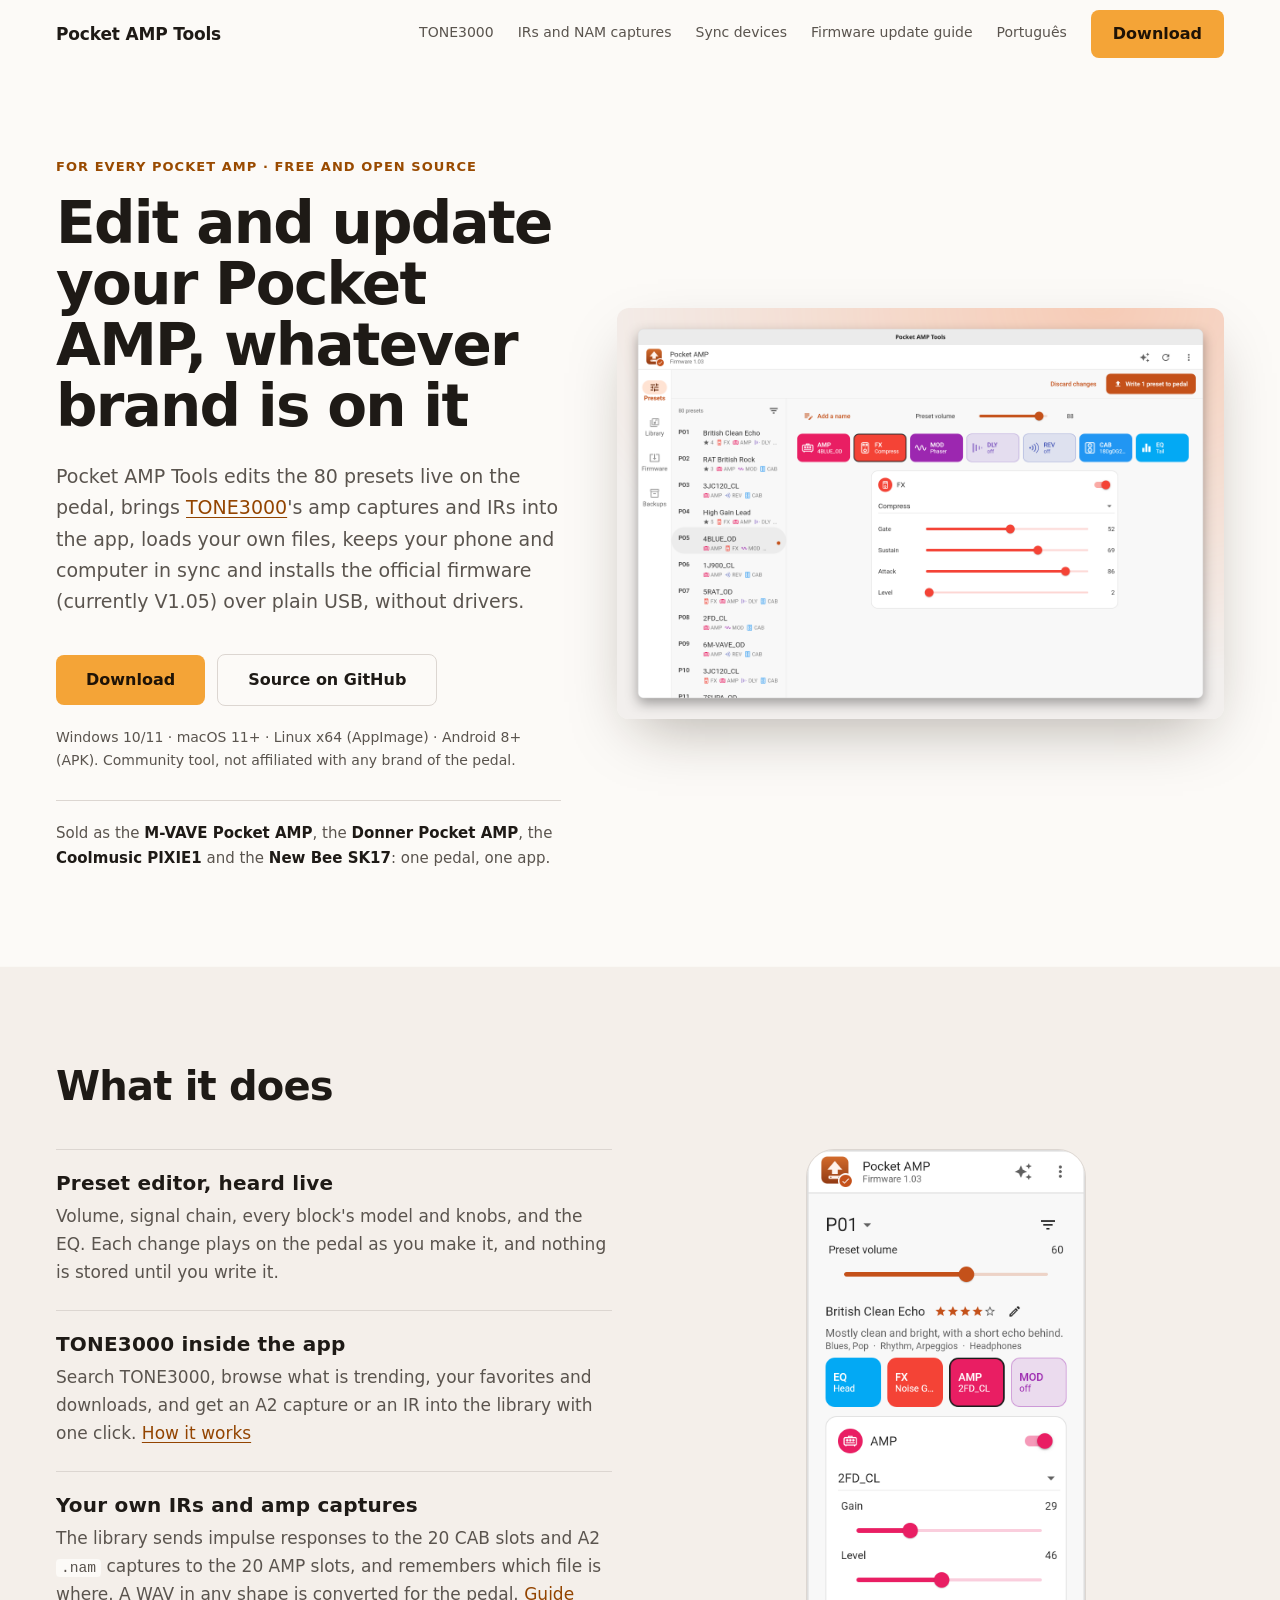
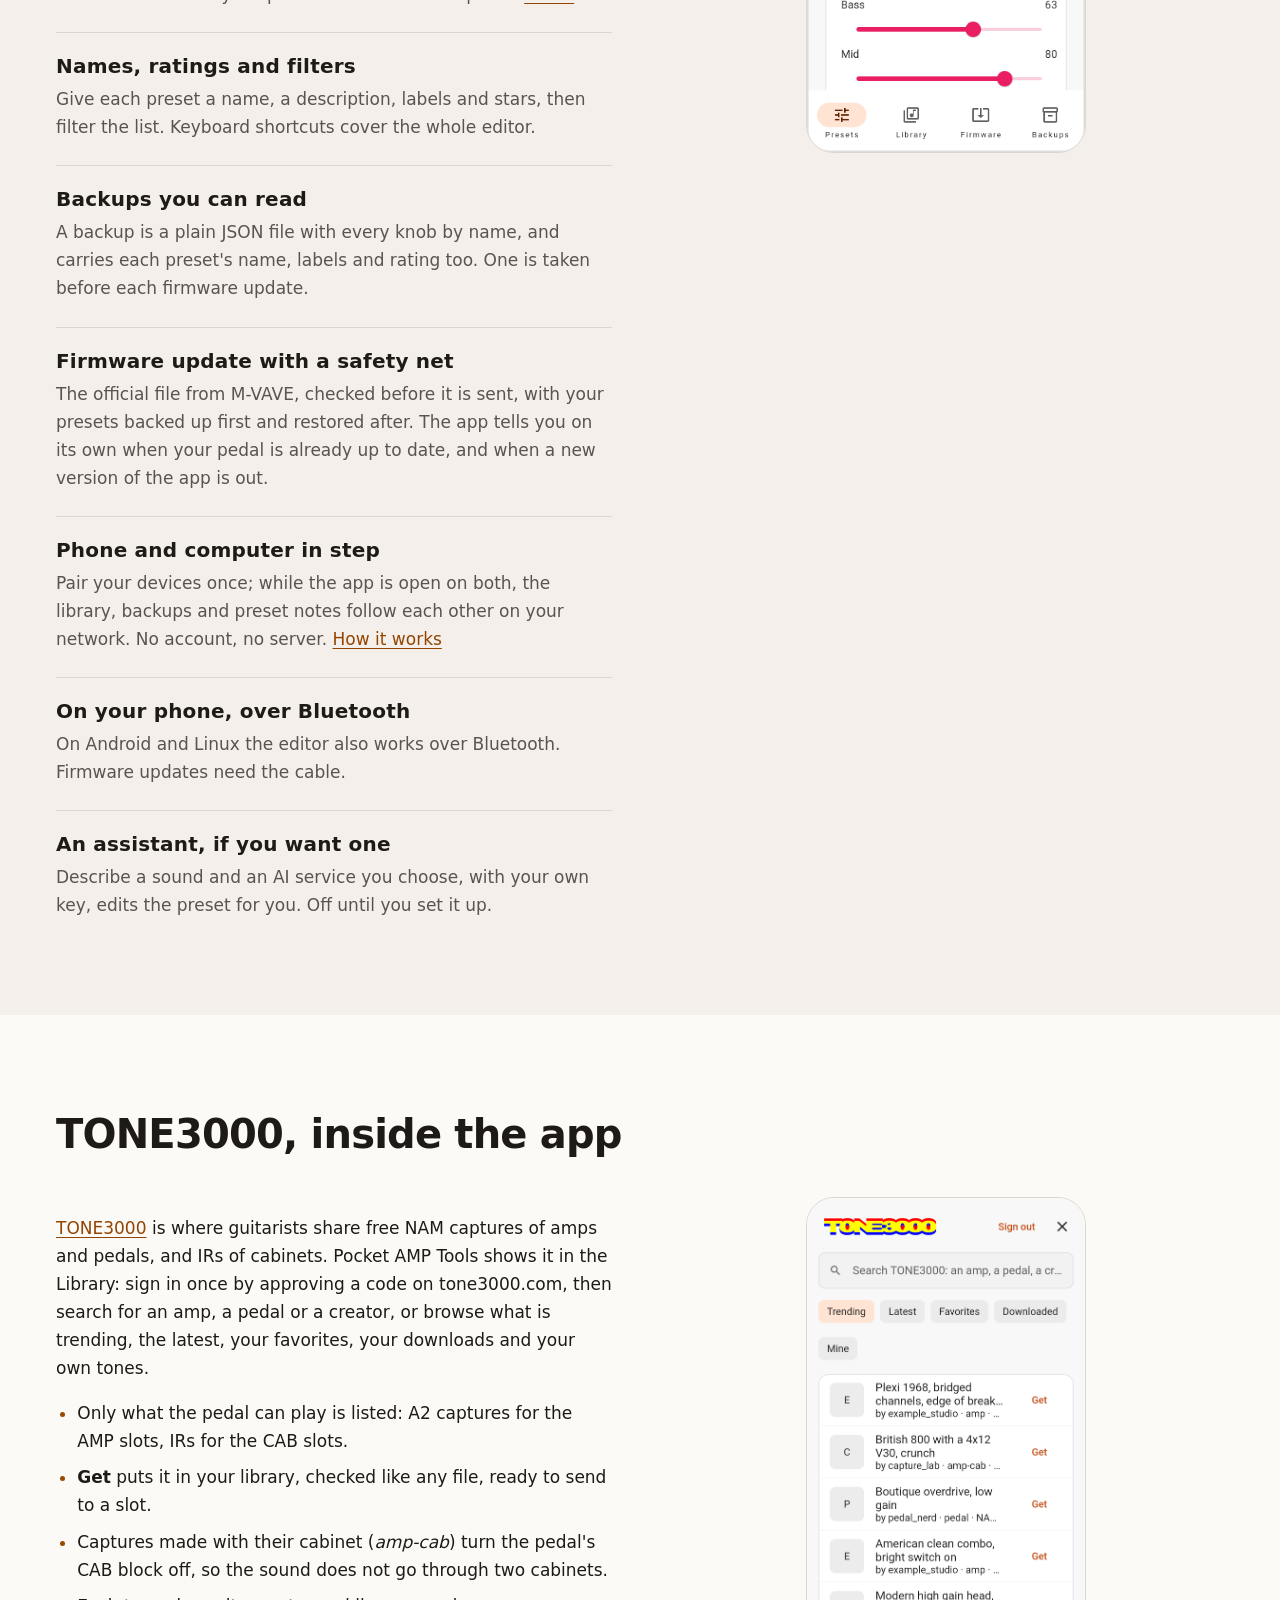
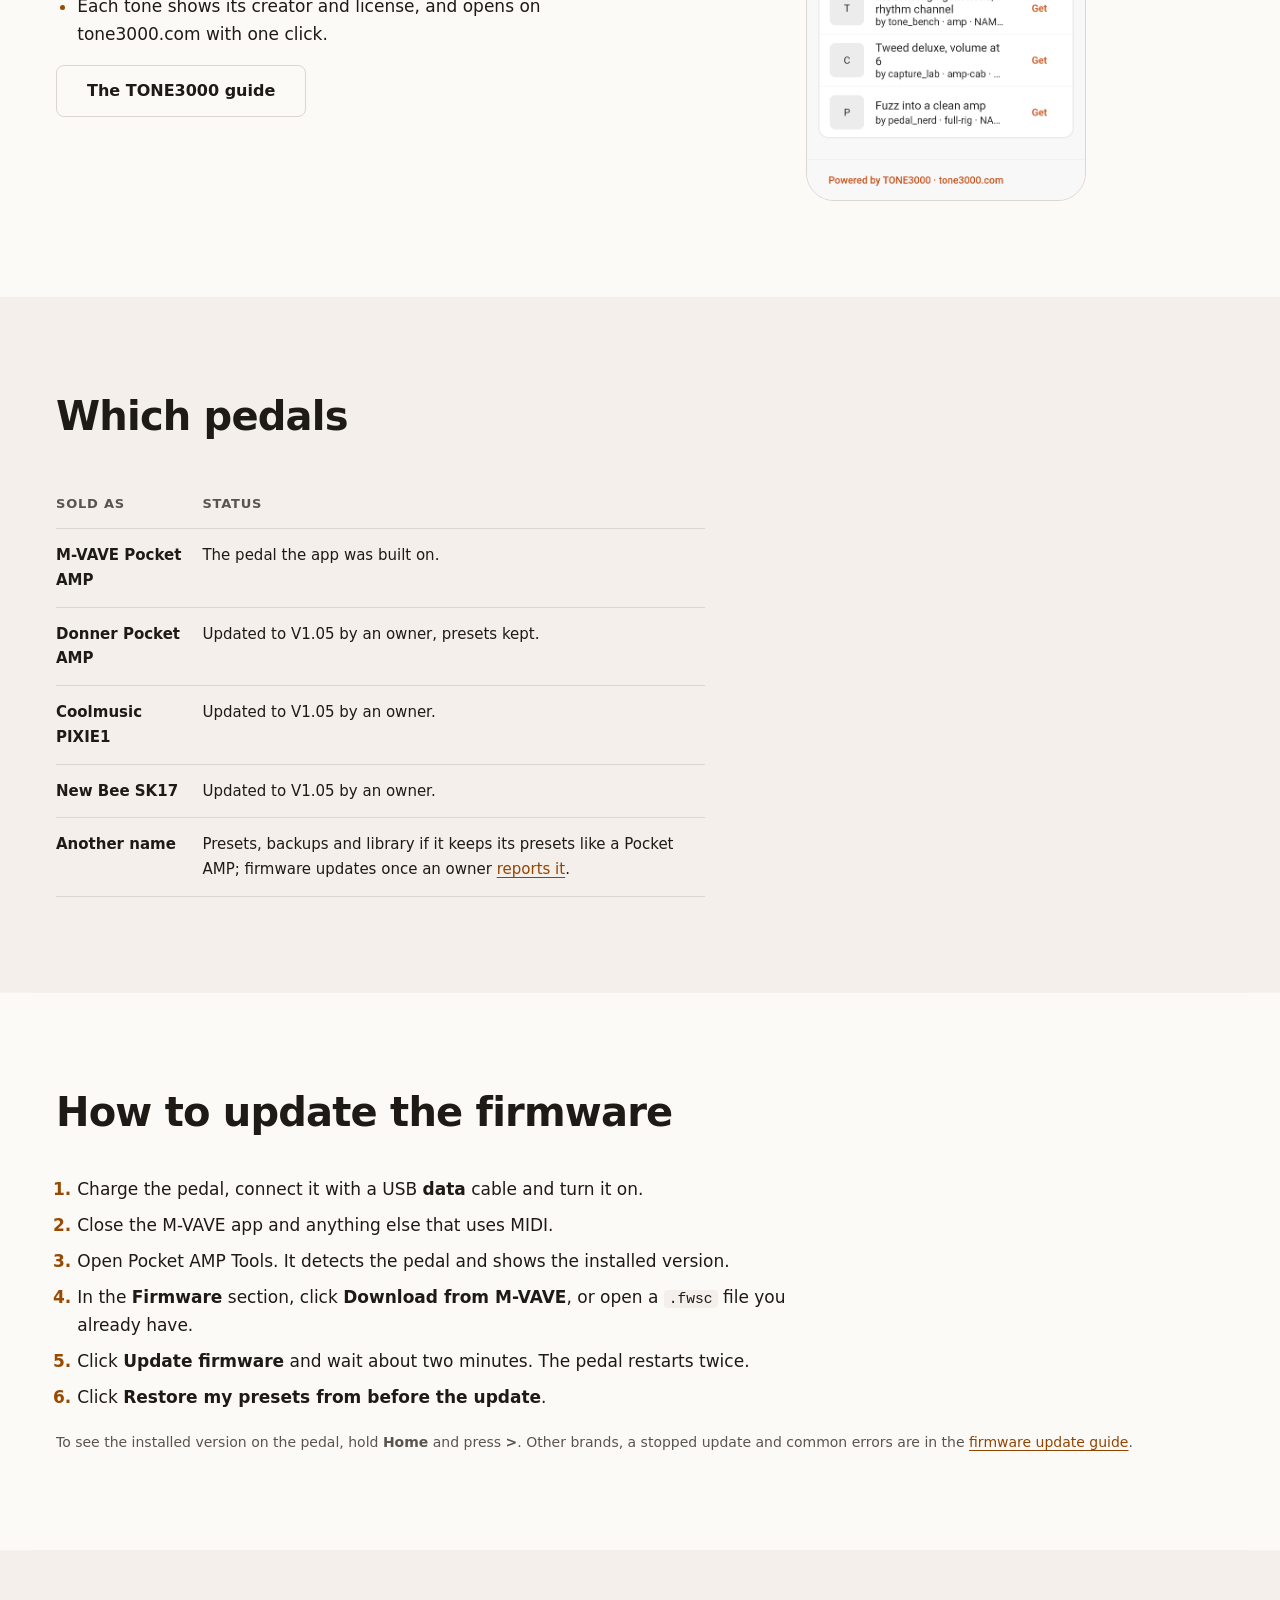
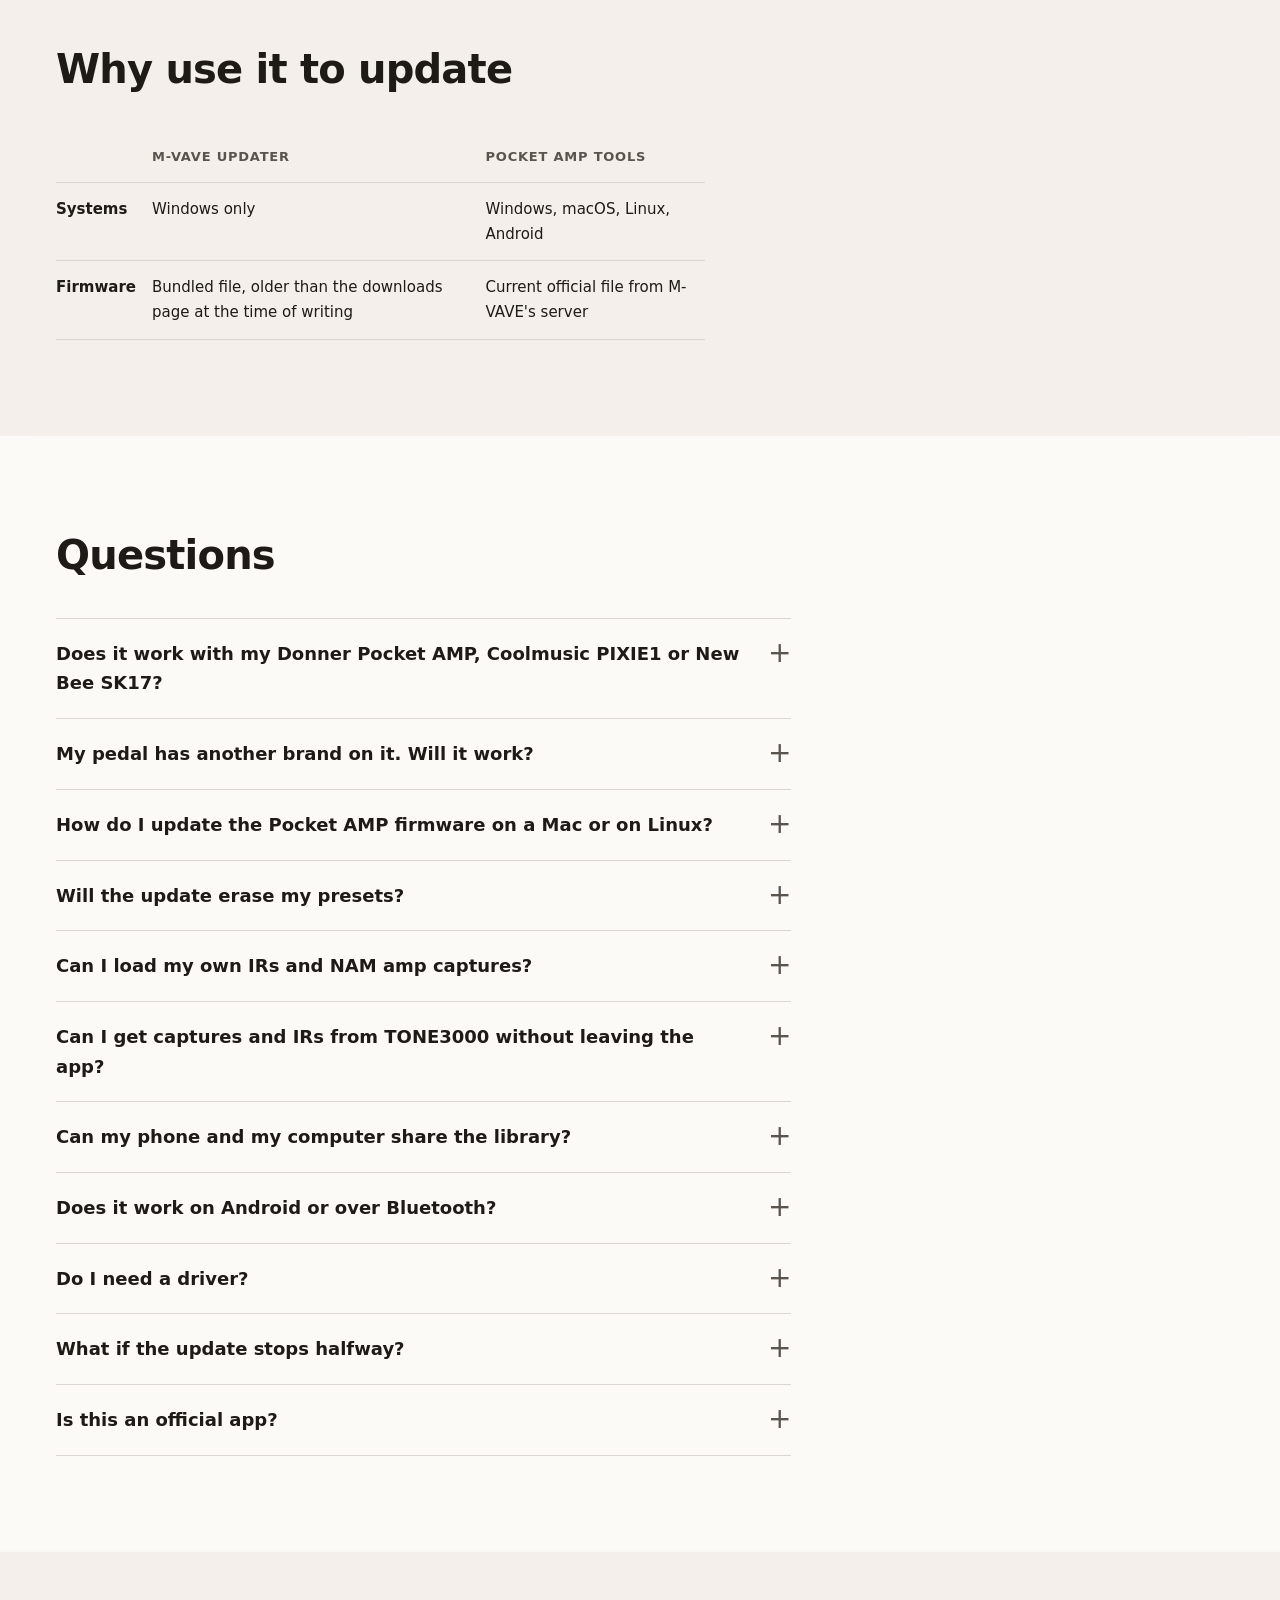
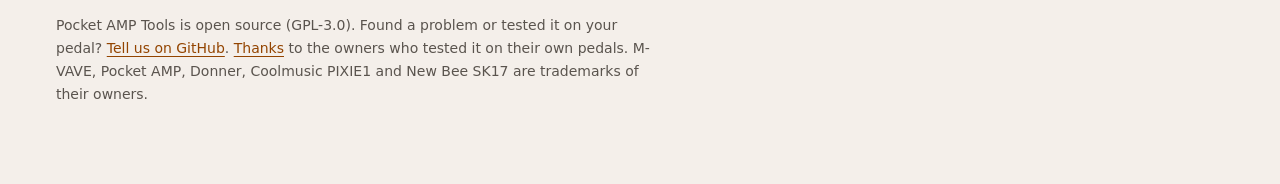
<file: docs/index.html>
<!doctype html>
<html lang="en">
<head>
<meta charset="utf-8">
<meta name="viewport" content="width=device-width, initial-scale=1">
<title>Pocket AMP editor and firmware update: M-VAVE, Donner, PIXIE1, SK17 · Pocket AMP Tools</title>
<meta name="description" content="Free, open source app for the Pocket AMP guitar pedal, whatever brand is on it: M-VAVE, Donner, Coolmusic PIXIE1 or New Bee SK17. Edit presets live, get NAM captures and IRs from TONE3000 inside the app, keep your phone and computer in sync, back up, and update the firmware to V1.05 from macOS, Linux, Windows or Android.">
<link rel="canonical" href="https://vitoramaral10.github.io/pocket-amp-tools/">
<link rel="alternate" hreflang="en" href="https://vitoramaral10.github.io/pocket-amp-tools/">
<link rel="alternate" hreflang="pt-BR" href="https://vitoramaral10.github.io/pocket-amp-tools/pt-br/">
<link rel="alternate" hreflang="x-default" href="https://vitoramaral10.github.io/pocket-amp-tools/">
<meta property="og:type" content="website">
<meta property="og:title" content="Edit and update your Pocket AMP, whatever brand is on it">
<meta property="og:description" content="Free, open source preset editor and firmware updater for the M-VAVE and Donner Pocket AMP, the Coolmusic PIXIE1 and the New Bee SK17. macOS, Linux, Windows and Android.">
<meta property="og:url" content="https://vitoramaral10.github.io/pocket-amp-tools/">
<meta property="og:image" content="https://vitoramaral10.github.io/pocket-amp-tools/social-preview.png">
<meta name="twitter:card" content="summary_large_image">
<meta name="color-scheme" content="light dark">
<link rel="icon" type="image/png" href="icon.png">
<link rel="apple-touch-icon" href="icon.png">
<script type="application/ld+json">
{
  "@context": "https://schema.org",
  "@graph": [
    {
      "@type": "SoftwareApplication",
      "name": "Pocket AMP Tools",
      "description": "Preset editor, IR and amp capture library with TONE3000 built in, device sync, backups and firmware updater for the Pocket AMP guitar pedal, sold as the M-VAVE Pocket AMP, Donner Pocket AMP, Coolmusic PIXIE1 and New Bee SK17.",
      "applicationCategory": "MultimediaApplication",
      "operatingSystem": "Windows 10, Windows 11, macOS 11+, Linux, Android 8+",
      "softwareVersion": "0.7.0",
      "license": "https://www.gnu.org/licenses/gpl-3.0.html",
      "offers": {
        "@type": "Offer",
        "price": "0",
        "priceCurrency": "USD"
      },
      "downloadUrl": "https://github.com/vitoramaral10/pocket-amp-tools/releases",
      "codeRepository": "https://github.com/vitoramaral10/pocket-amp-tools",
      "screenshot": "https://vitoramaral10.github.io/pocket-amp-tools/screenshot-light.png"
    },
    {
      "@type": "FAQPage",
      "mainEntity": [
        {
          "@type": "Question",
          "name": "Does it work with my Donner Pocket AMP, Coolmusic PIXIE1 or New Bee SK17?",
          "acceptedAnswer": {
            "@type": "Answer",
            "text": "Yes. They are the same pedal as the M-VAVE Pocket AMP under another name, and owners of each one have updated theirs to firmware V1.05 with this app. Editing presets, backups and the library work the same on all of them. A firmware update needs a separate confirmation, because afterwards the pedal reports itself as a Pocket AMP."
          }
        },
        {
          "@type": "Question",
          "name": "My pedal has another brand on it. Will it work?",
          "acceptedAnswer": {
            "@type": "Answer",
            "text": "Probably, if it is a Pocket AMP inside. A pedal whose name is not on the list but keeps its presets like a Pocket AMP is detected as presets only: editing, backups and the library work, and firmware updates stay blocked until an owner confirms the name. Other pedals are refused, because a different pedal that speaks the same protocol would be bricked by this firmware."
          }
        },
        {
          "@type": "Question",
          "name": "How do I update the Pocket AMP firmware on a Mac or on Linux?",
          "acceptedAnswer": {
            "@type": "Answer",
            "text": "M-VAVE's updater runs only on Windows. Pocket AMP Tools runs on macOS 11 or newer, Linux, Windows and Android: connect the pedal with a USB data cable, open the Firmware section, click Download from M-VAVE, then Update firmware. It takes about two minutes."
          }
        },
        {
          "@type": "Question",
          "name": "Will the update erase my presets?",
          "acceptedAnswer": {
            "@type": "Answer",
            "text": "A firmware update can overwrite some presets and their EQ. The app backs up all 80 presets and their EQ before updating and restores only what changed afterwards."
          }
        },
        {
          "@type": "Question",
          "name": "Can I load my own IRs and NAM amp captures?",
          "acceptedAnswer": {
            "@type": "Answer",
            "text": "Yes. The Library section sends an impulse response to any of the 20 CAB slots and an A2 .nam capture to any of the 20 AMP slots, and remembers which file went to which slot. A WAV in any shape is converted to the one the pedal takes (44.1 kHz, mono, 24-bit, 2048 samples) when it is added."
          }
        },
        {
          "@type": "Question",
          "name": "Can I get captures and IRs from TONE3000 without leaving the app?",
          "acceptedAnswer": {
            "@type": "Answer",
            "text": "Yes. Sign in with your TONE3000 account by approving a code on tone3000.com; the app never sees your password. Then browse what is trending and latest, your favorites, downloads and your own tones, or search all of TONE3000, and Get puts the A2 capture or IR in the library, ready to send to a slot."
          }
        },
        {
          "@type": "Question",
          "name": "Can my phone and my computer share the library?",
          "acceptedAnswer": {
            "@type": "Answer",
            "text": "Yes. Pair them once on the Sync page by checking the same six-digit code on both. While the app is open on both, on the same network, the library, backups and preset names, notes and ratings stay the same on each, by themselves. No account or server; everything is encrypted between the two devices."
          }
        },
        {
          "@type": "Question",
          "name": "Does it work on Android or over Bluetooth?",
          "acceptedAnswer": {
            "@type": "Answer",
            "text": "Yes. On Android 8 or newer and on Linux the app reaches the pedal over Bluetooth to read, edit and write presets. Firmware updates always need the USB cable. Windows and macOS use USB only."
          }
        },
        {
          "@type": "Question",
          "name": "Do I need a driver?",
          "acceptedAnswer": {
            "@type": "Answer",
            "text": "No. The pedal is a standard USB-MIDI device, and the app uses the MIDI support built into Windows, macOS, Linux and Android."
          }
        },
        {
          "@type": "Question",
          "name": "What if the update stops halfway?",
          "acceptedAnswer": {
            "@type": "Answer",
            "text": "Reconnect the pedal and click Detect pedal. A pedal left in update mode is shown as such, and Resume update writes the firmware again."
          }
        },
        {
          "@type": "Question",
          "name": "Is this an official app?",
          "acceptedAnswer": {
            "@type": "Answer",
            "text": "No. It is a free community tool under the GPL-3.0 license, not affiliated with M-VAVE, Donner, Coolmusic or New Bee. It installs the official firmware file published by M-VAVE and does not ship the firmware itself."
          }
        }
      ]
    }
  ]
}
</script>
<link rel="stylesheet" href="style.css">
</head>
<body>
<nav class="wrap nav" aria-label="Site">
  <a class="brand" href="./" aria-current="page">Pocket AMP Tools</a>
  <a href="tone3000.html">TONE3000</a>
  <a href="ir-nam.html">IRs and NAM captures</a>
  <a href="sync.html">Sync devices</a>
  <a href="firmware-update.html">Firmware update guide</a>
  <a href="pt-br/" lang="pt-BR" hreflang="pt-BR">Português</a>
  <a class="btn btn-primary" href="https://github.com/vitoramaral10/pocket-amp-tools/releases/latest">Download</a>
</nav>
<main>
  <header class="wrap">
    <div class="grid">
      <div>
        <p class="eyebrow">For every Pocket AMP · free and open source</p>
        <h1>Edit and update your Pocket AMP, whatever brand is on it</h1>
        <p class="lead prose">Pocket AMP Tools edits the 80 presets live on the pedal, brings <a href="tone3000.html">TONE3000</a>'s amp captures and IRs into the app, loads your own files, keeps your phone and computer in sync and installs the official firmware (currently V1.05) over plain USB, without drivers.</p>
        <div class="actions">
          <a class="btn btn-primary" href="https://github.com/vitoramaral10/pocket-amp-tools/releases">Download</a>
          <a class="btn btn-secondary" href="https://github.com/vitoramaral10/pocket-amp-tools">Source on GitHub</a>
        </div>
        <p class="note">Windows 10/11 · macOS 11+ · Linux x64 (AppImage) · Android 8+ (APK). Community tool, not affiliated with any brand of the pedal.</p>
        <p class="brands">Sold as the <strong>M-VAVE Pocket AMP</strong>, the <strong>Donner Pocket AMP</strong>, the <strong>Coolmusic PIXIE1</strong> and the <strong>New Bee SK17</strong>: one pedal, one app.</p>
      </div>
      <picture>
        <source srcset="screenshot-dark.png" media="(prefers-color-scheme: dark)">
        <img class="shot" src="screenshot-light.png" width="2752" height="1864" alt="Pocket AMP Tools window: the preset editor with the 80 presets, the signal chain, and the open block's model and knobs, played live on the pedal">
      </picture>
    </div>
  </header>

  <section class="wrap">
    <h2>What it does</h2>
    <div class="grid">
      <ul class="features prose">
        <li><h3>Preset editor, heard live</h3>
          <p>Volume, signal chain, every block's model and knobs, and the EQ. Each change plays on the pedal as you make it, and nothing is stored until you write it.</p></li>
        <li><h3>TONE3000 inside the app</h3>
          <p>Search TONE3000, browse what is trending, your favorites and downloads, and get an A2 capture or an IR into the library with one click. <a href="tone3000.html">How it works</a></p></li>
        <li><h3>Your own IRs and amp captures</h3>
          <p>The library sends impulse responses to the 20 CAB slots and A2 <code>.nam</code> captures to the 20 AMP slots, and remembers which file is where. A WAV in any shape is converted for the pedal. <a href="ir-nam.html">Guide</a></p></li>
        <li><h3>Names, ratings and filters</h3>
          <p>Give each preset a name, a description, labels and stars, then filter the list. Keyboard shortcuts cover the whole editor.</p></li>
        <li><h3>Backups you can read</h3>
          <p>A backup is a plain JSON file with every knob by name, and carries each preset's name, labels and rating too. One is taken before each firmware update.</p></li>
        <li><h3>Firmware update with a safety net</h3>
          <p>The official file from M-VAVE, checked before it is sent, with your presets backed up first and restored after. The app tells you on its own when your pedal is already up to date, and when a new version of the app is out.</p></li>
        <li><h3>Phone and computer in step</h3>
          <p>Pair your devices once; while the app is open on both, the library, backups and preset notes follow each other on your network. No account, no server. <a href="sync.html">How it works</a></p></li>
        <li><h3>On your phone, over Bluetooth</h3>
          <p>On Android and Linux the editor also works over Bluetooth. Firmware updates need the cable.</p></li>
        <li><h3>An assistant, if you want one</h3>
          <p>Describe a sound and an AI service you choose, with your own key, edits the preset for you. Off until you set it up.</p></li>
      </ul>
      <picture>
        <source srcset="screenshot-phone-dark.png" media="(prefers-color-scheme: dark)">
        <img class="phone" src="screenshot-phone-light.png" width="720" height="1560" loading="lazy" alt="Pocket AMP Tools on a phone: a preset with its name and rating, the signal chain and the knobs of the AMP block">
      </picture>
    </div>
  </section>

  <section class="wrap">
    <h2>TONE3000, inside the app</h2>
    <div class="grid">
      <div class="prose">
        <p><a href="https://www.tone3000.com">TONE3000</a> is where guitarists share free NAM captures of amps and pedals, and IRs of cabinets. Pocket AMP Tools shows it in the Library: sign in once by approving a code on tone3000.com, then search for an amp, a pedal or a creator, or browse what is trending, the latest, your favorites, your downloads and your own tones.</p>
        <ul>
          <li>Only what the pedal can play is listed: A2 captures for the AMP slots, IRs for the CAB slots.</li>
          <li><strong>Get</strong> puts it in your library, checked like any file, ready to send to a slot.</li>
          <li>Captures made with their cabinet (<em>amp-cab</em>) turn the pedal's CAB block off, so the sound does not go through two cabinets.</li>
          <li>Each tone shows its creator and license, and opens on tone3000.com with one click.</li>
        </ul>
        <p><a class="btn btn-secondary" href="tone3000.html">The TONE3000 guide</a></p>
      </div>
      <picture>
        <source srcset="tone3000-phone-dark.png" media="(prefers-color-scheme: dark)">
        <img class="phone" src="tone3000-phone-light.png" width="1170" height="2532" loading="lazy" alt="TONE3000 inside Pocket AMP Tools on a phone: the search box, the Trending, Latest, Favorites, Downloaded and Mine lists, and tones with their creator, kind and license, each with a Get button (example tones)">
      </picture>
    </div>
  </section>

  <section class="wrap">
    <h2>Which pedals</h2>
    <table class="prose">
      <thead><tr><th scope="col">Sold as</th><th scope="col">Status</th></tr></thead>
      <tbody>
        <tr><th scope="row">M-VAVE Pocket AMP</th><td>The pedal the app was built on.</td></tr>
        <tr><th scope="row">Donner Pocket AMP</th><td>Updated to V1.05 by an owner, presets kept.</td></tr>
        <tr><th scope="row">Coolmusic PIXIE1</th><td>Updated to V1.05 by an owner.</td></tr>
        <tr><th scope="row">New Bee SK17</th><td>Updated to V1.05 by an owner.</td></tr>
        <tr><th scope="row">Another name</th><td>Presets, backups and library if it keeps its presets like a Pocket AMP; firmware updates once an owner <a href="https://github.com/vitoramaral10/pocket-amp-tools/issues/new/choose">reports it</a>.</td></tr>
      </tbody>
    </table>
  </section>

  <section class="wrap">
    <h2>How to update the firmware</h2>
    <ol class="prose">
      <li>Charge the pedal, connect it with a USB <strong>data</strong> cable and turn it on.</li>
      <li>Close the M-VAVE app and anything else that uses MIDI.</li>
      <li>Open Pocket AMP Tools. It detects the pedal and shows the installed version.</li>
      <li>In the <strong>Firmware</strong> section, click <strong>Download from M-VAVE</strong>, or open a <code>.fwsc</code> file you already have.</li>
      <li>Click <strong>Update firmware</strong> and wait about two minutes. The pedal restarts twice.</li>
      <li>Click <strong>Restore my presets from before the update</strong>.</li>
    </ol>
    <p class="note">To see the installed version on the pedal, hold <strong>Home</strong> and press <strong>&gt;</strong>. Other brands, a stopped update and common errors are in the <a href="firmware-update.html">firmware update guide</a>.</p>
  </section>

  <section class="wrap">
    <h2>Why use it to update</h2>
    <table class="prose">
      <thead><tr><th scope="col"></th><th scope="col">M-VAVE updater</th><th scope="col">Pocket AMP Tools</th></tr></thead>
      <tbody>
        <tr><th scope="row">Systems</th><td>Windows only</td><td>Windows, macOS, Linux, Android</td></tr>
        <tr><th scope="row">Firmware</th><td>Bundled file, older than the downloads page at the time of writing</td><td>Current official file from M-VAVE's server</td></tr>
      </tbody>
    </table>
  </section>

  <section class="wrap">
    <h2>Questions</h2>
    <div class="prose">
      <details><summary>Does it work with my Donner Pocket AMP, Coolmusic PIXIE1 or New Bee SK17?</summary>
        <p>Yes. They are the same pedal as the M-VAVE Pocket AMP under another name, and owners of each one have updated theirs to firmware V1.05 with this app. Editing presets, backups and the library work the same on all of them. A firmware update asks for a separate confirmation, because afterwards the pedal reports itself as a Pocket AMP and there may be no firmware of the original brand to go back to.</p></details>
      <details><summary>My pedal has another brand on it. Will it work?</summary>
        <p>Probably, if it is a Pocket AMP inside. A pedal whose name is not on the list but keeps its presets like a Pocket AMP is detected as <em>presets only</em>: editing, backups and the library work, and firmware updates stay blocked until an owner confirms the name. A different pedal that speaks the same protocol would be bricked by this firmware, so it is refused. <a href="https://github.com/vitoramaral10/pocket-amp-tools/issues/new/choose">Report yours on GitHub</a> to get it listed.</p></details>
      <details><summary>How do I update the Pocket AMP firmware on a Mac or on Linux?</summary>
        <p>M-VAVE's updater runs only on Windows. This app runs on macOS 11 or newer, Linux, Windows and Android: connect the pedal with a USB data cable, open the <strong>Firmware</strong> section, click <strong>Download from M-VAVE</strong>, then <strong>Update firmware</strong>. On a Mac the app is not signed, so the first time right-click it and choose <strong>Open</strong>.</p></details>
      <details><summary>Will the update erase my presets?</summary>
        <p>A firmware update can overwrite some presets and their EQ. The app backs up all 80 presets and their EQ before updating, and restores only what changed. You can also save a backup to a file at any time.</p></details>
      <details><summary>Can I load my own IRs and NAM amp captures?</summary>
        <p>Yes. The <strong>Library</strong> section sends an impulse response to any of the 20 CAB slots and an A2 <code>.nam</code> capture to any of the 20 AMP slots. A WAV in any shape (another sample rate, stereo, 16-bit, longer) is converted to the one the pedal takes when you add it. The pedal cannot give a file back, so the app remembers which one went to which slot. <a href="ir-nam.html">The IR and NAM guide</a> has the details.</p></details>
      <details><summary>Can I get captures and IRs from TONE3000 without leaving the app?</summary>
        <p>Yes. In the <strong>Library</strong>, <strong>Get captures from TONE3000</strong> (or <strong>Get IRs from TONE3000</strong>) signs you in by approving a code on tone3000.com, so the app never sees your password. Then search all of TONE3000 or browse the lists, and <strong>Get</strong> puts the file in your library. <a href="tone3000.html">The TONE3000 guide</a></p></details>
      <details><summary>Can my phone and my computer share the library?</summary>
        <p>Yes. Pair them once on the <strong>Sync devices</strong> page by checking the same six-digit code on both screens. While the app is open on both, on the same network, the library, backups and preset names, notes and ratings stay the same on each, by themselves. No account or server: the devices talk to each other, encrypted. <a href="sync.html">How sync works</a></p></details>
      <details><summary>Does it work on Android or over Bluetooth?</summary>
        <p>Yes. On Android 8 or newer and on Linux the app reaches the pedal over Bluetooth to read, edit and write presets. Firmware updates always need the USB cable (an OTG cable on a phone). Windows and macOS use USB only.</p></details>
      <details><summary>Do I need a driver?</summary>
        <p>No. The pedal is a standard USB-MIDI device. Use a data cable: many USB cables only charge.</p></details>
      <details><summary>What if the update stops halfway?</summary>
        <p>Don't unplug in a hurry. Reconnect the pedal and click <strong>Detect pedal</strong>. A pedal left in update mode is shown as such, and <strong>Resume update</strong> writes the firmware again.</p></details>
      <details><summary>Is this an official app?</summary>
        <p>No. It is a free community tool under GPL-3.0, not affiliated with M-VAVE, Donner, Coolmusic or New Bee. It installs the official firmware file from M-VAVE and does not ship the firmware itself. Use it at your own risk.</p></details>
    </div>
  </section>
</main>
<footer class="wrap">
  <p class="prose">Pocket AMP Tools is open source (GPL-3.0). Found a problem or tested it on your pedal? <a href="https://github.com/vitoramaral10/pocket-amp-tools/issues/new/choose">Tell us on GitHub</a>. <a href="https://github.com/vitoramaral10/pocket-amp-tools#thanks">Thanks</a> to the owners who tested it on their own pedals. M-VAVE, Pocket AMP, Donner, Coolmusic PIXIE1 and New Bee SK17 are trademarks of their owners.</p>
</footer>
</body>
</html>
</file>
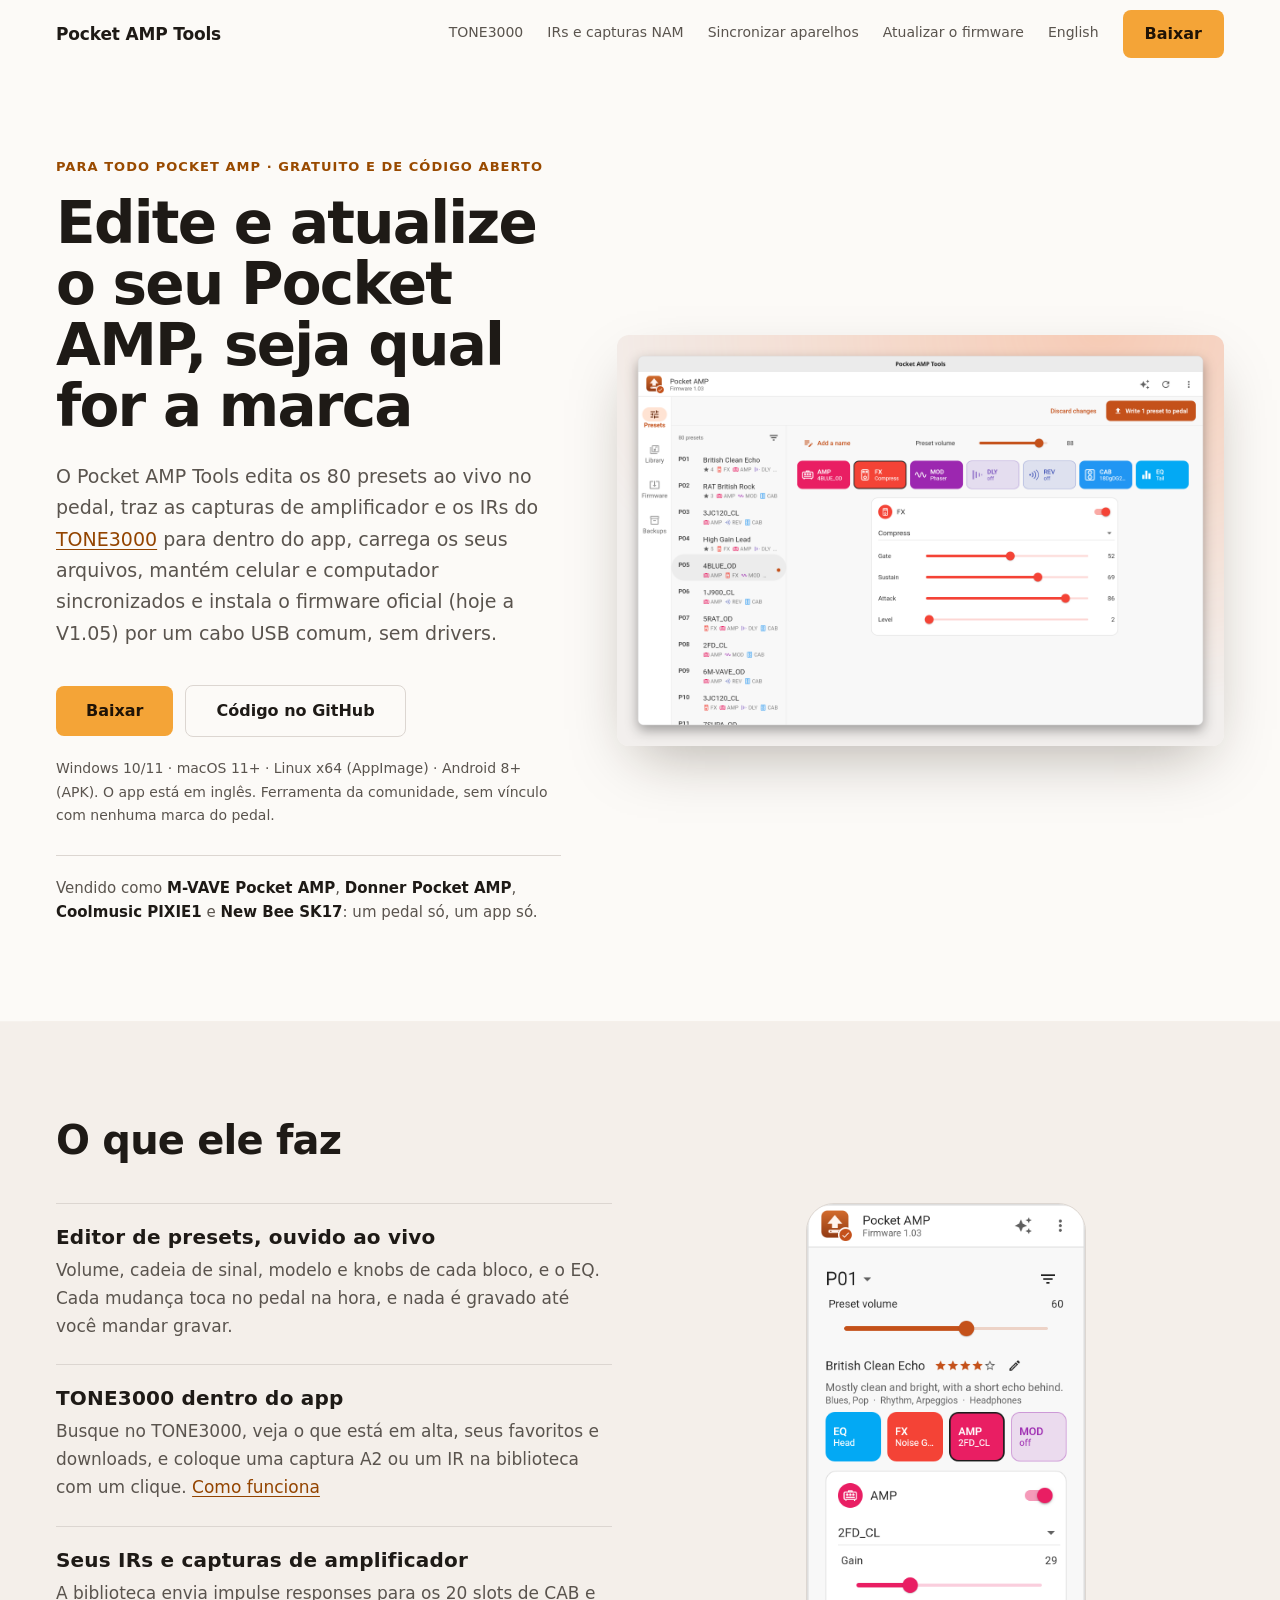
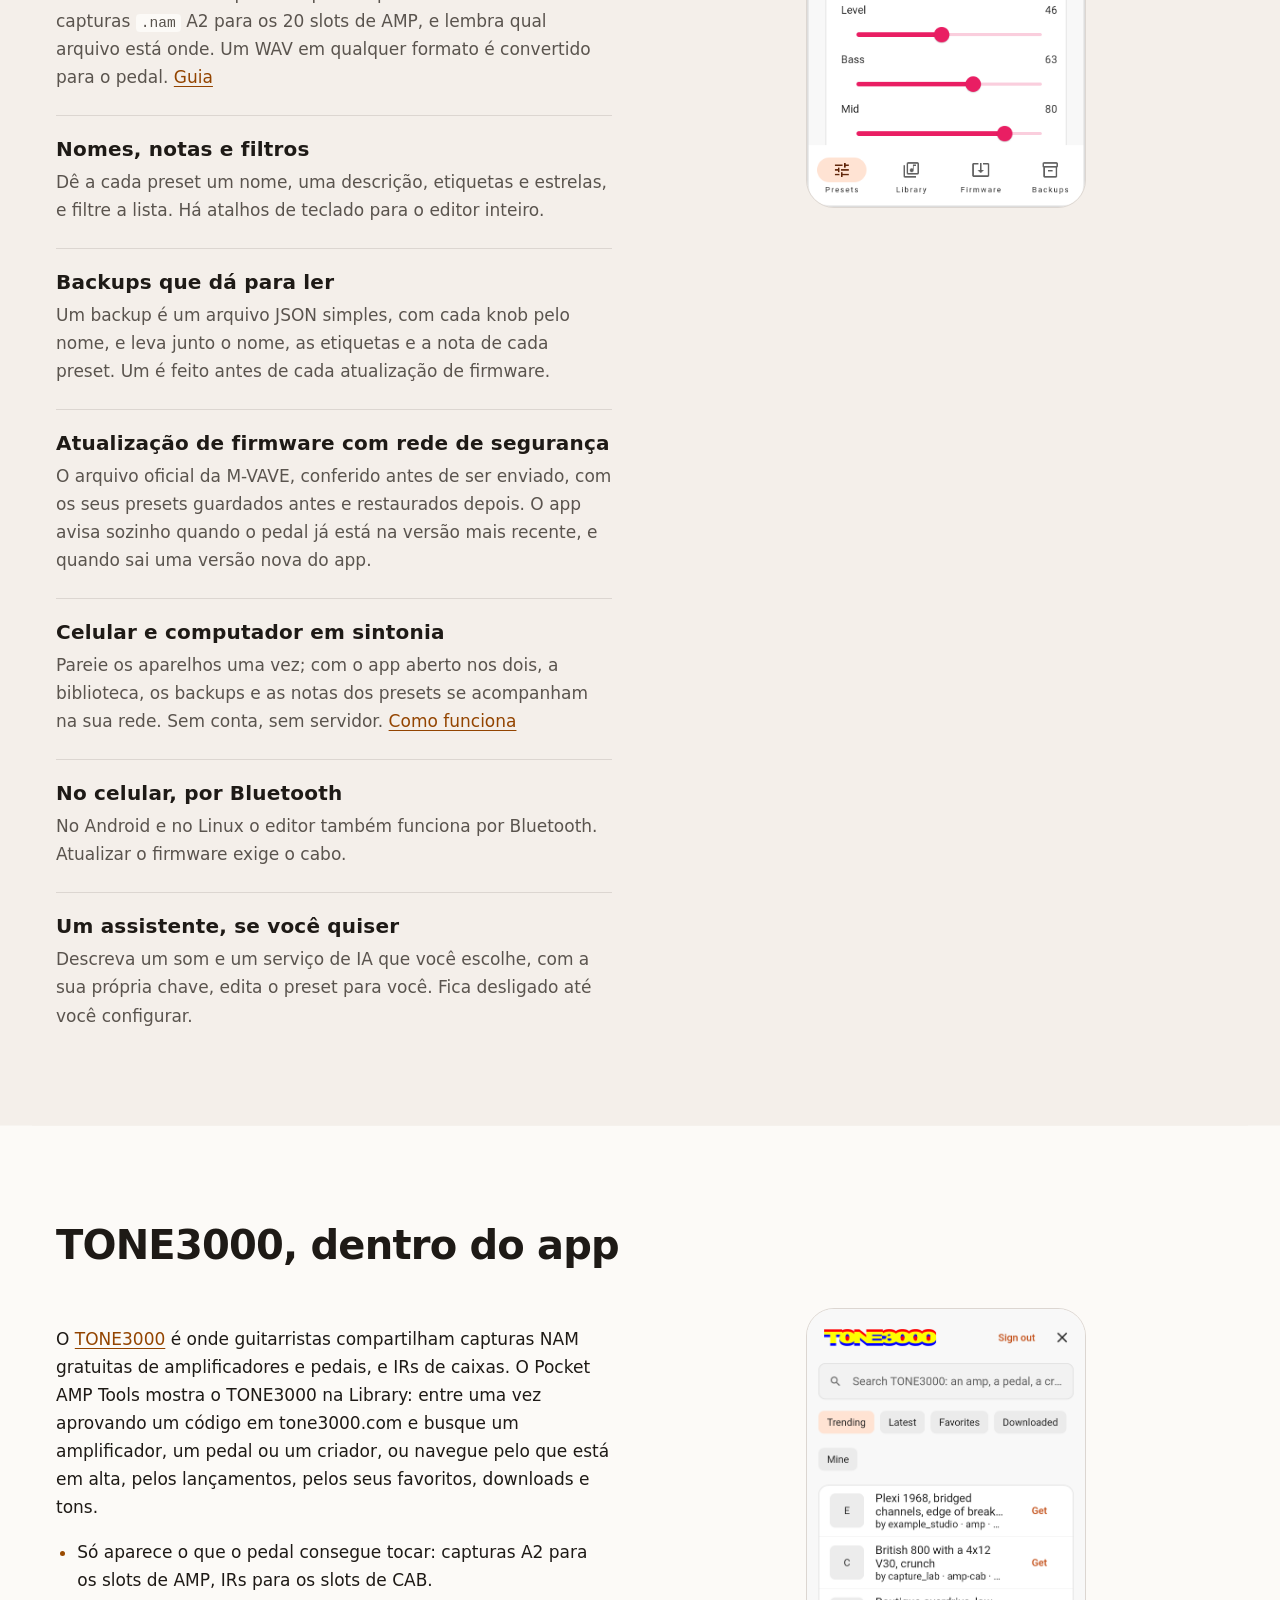
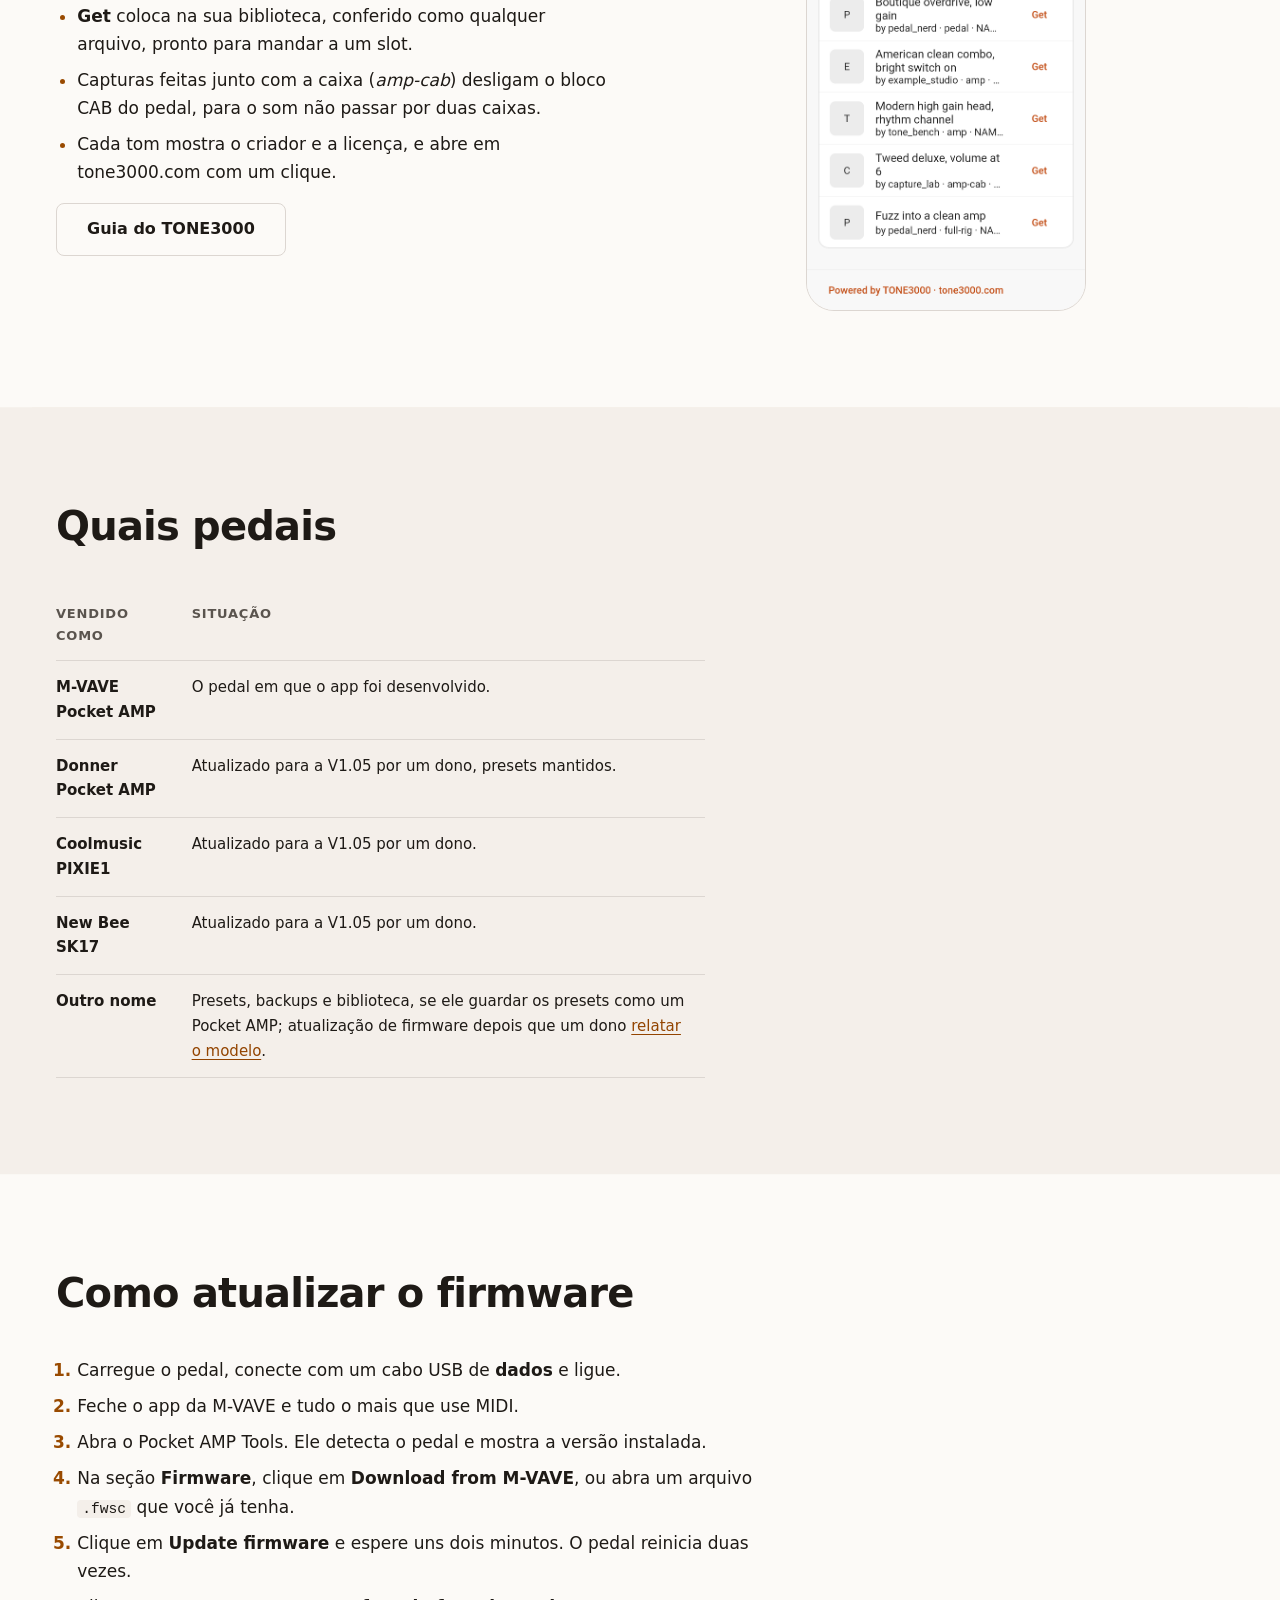
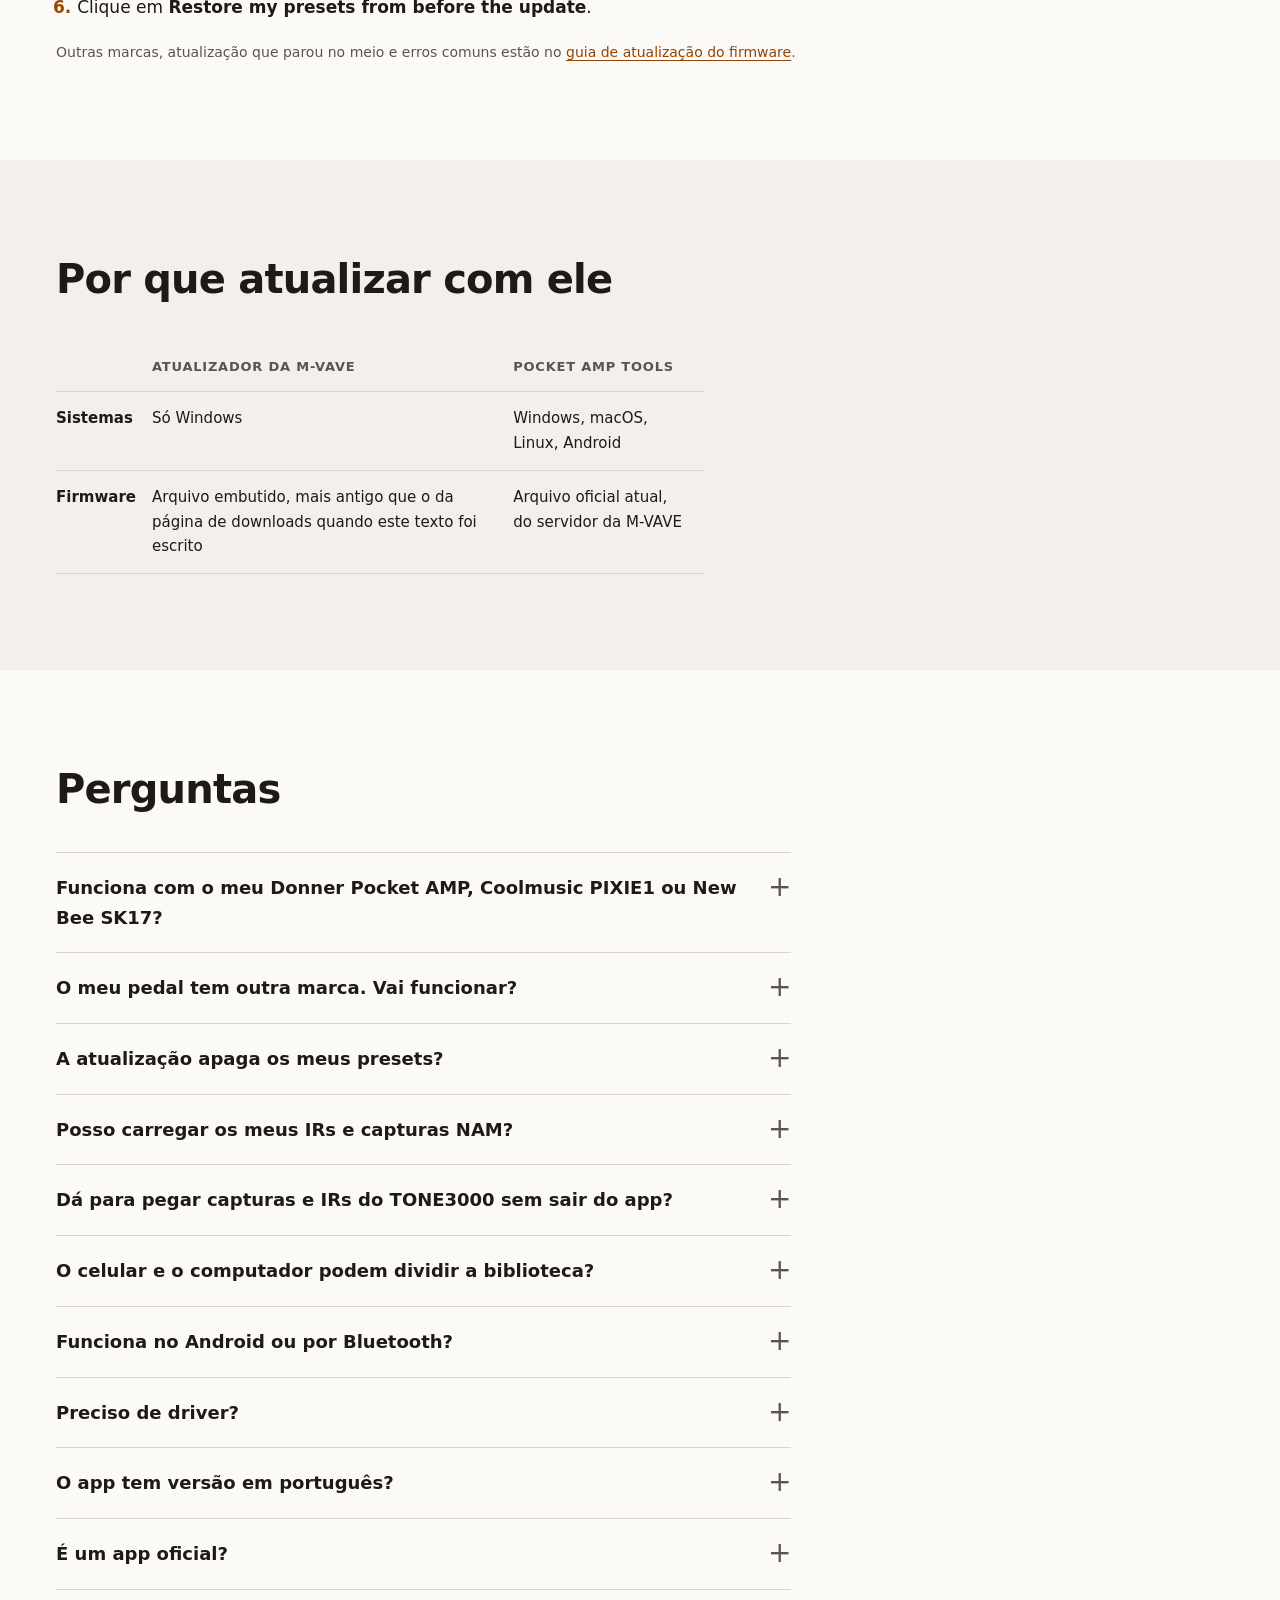
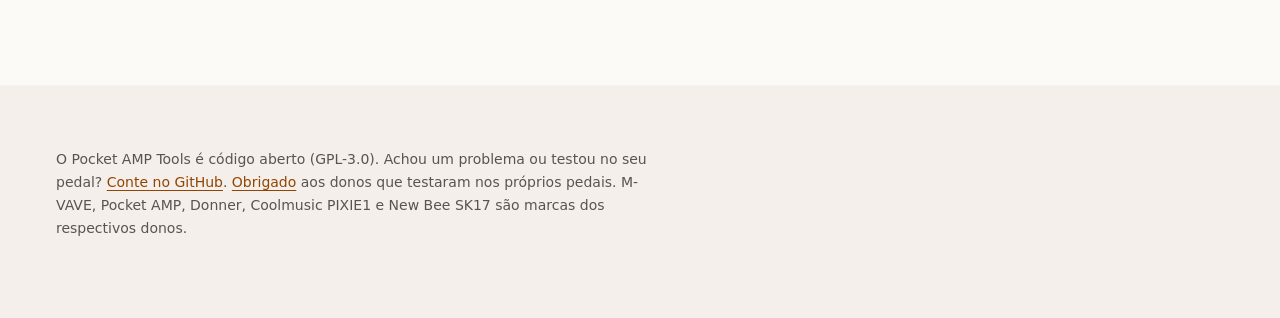
<file: docs/pt-br/index.html>
<!doctype html>
<html lang="pt-BR">
<head>
<meta charset="utf-8">
<meta name="viewport" content="width=device-width, initial-scale=1">
<title>Editor de presets e atualização de firmware do Pocket AMP: M-VAVE, Donner, PIXIE1, SK17 · Pocket AMP Tools</title>
<meta name="description" content="App gratuito e de código aberto para o pedal Pocket AMP, de qualquer marca: M-VAVE, Donner, Coolmusic PIXIE1 ou New Bee SK17. Edite presets ao vivo, pegue capturas NAM e IRs do TONE3000 dentro do app, mantenha celular e computador sincronizados, faça backup e atualize o firmware para a V1.05 no macOS, Linux, Windows ou Android.">
<link rel="canonical" href="https://vitoramaral10.github.io/pocket-amp-tools/pt-br/">
<link rel="alternate" hreflang="en" href="https://vitoramaral10.github.io/pocket-amp-tools/">
<link rel="alternate" hreflang="pt-BR" href="https://vitoramaral10.github.io/pocket-amp-tools/pt-br/">
<link rel="alternate" hreflang="x-default" href="https://vitoramaral10.github.io/pocket-amp-tools/">
<meta property="og:type" content="website">
<meta property="og:locale" content="pt_BR">
<meta property="og:title" content="Edite e atualize o seu Pocket AMP, seja qual for a marca">
<meta property="og:description" content="Editor de presets e atualizador de firmware gratuito e de código aberto para o M-VAVE e o Donner Pocket AMP, o Coolmusic PIXIE1 e o New Bee SK17. macOS, Linux, Windows e Android.">
<meta property="og:url" content="https://vitoramaral10.github.io/pocket-amp-tools/pt-br/">
<meta property="og:image" content="https://vitoramaral10.github.io/pocket-amp-tools/social-preview.png">
<meta name="twitter:card" content="summary_large_image">
<meta name="color-scheme" content="light dark">
<link rel="icon" type="image/png" href="../icon.png">
<link rel="apple-touch-icon" href="../icon.png">
<script type="application/ld+json">
{
  "@context": "https://schema.org",
  "@type": "FAQPage",
  "inLanguage": "pt-BR",
  "mainEntity": [
    {
      "@type": "Question",
      "name": "Funciona com o meu Donner Pocket AMP, Coolmusic PIXIE1 ou New Bee SK17?",
      "acceptedAnswer": {
        "@type": "Answer",
        "text": "Sim. São o mesmo pedal que o M-VAVE Pocket AMP com outro nome, e donos de cada um já atualizaram o seu para o firmware V1.05 com este app. Edição de presets, backups e biblioteca funcionam igual em todos. A atualização de firmware pede uma confirmação separada, porque depois dela o pedal passa a se identificar como Pocket AMP."
      }
    },
    {
      "@type": "Question",
      "name": "Como atualizar o firmware do Pocket AMP no Mac ou no Linux?",
      "acceptedAnswer": {
        "@type": "Answer",
        "text": "O atualizador da M-VAVE só roda no Windows. O Pocket AMP Tools roda no macOS 11 ou mais novo, Linux, Windows e Android: conecte o pedal com um cabo USB de dados, abra a seção Firmware, clique em Download from M-VAVE e depois em Update firmware. Leva uns dois minutos."
      }
    },
    {
      "@type": "Question",
      "name": "A atualização apaga os meus presets?",
      "acceptedAnswer": {
        "@type": "Answer",
        "text": "Uma atualização de firmware pode sobrescrever alguns presets e o EQ deles. O app faz backup dos 80 presets e do EQ antes de atualizar e depois restaura só o que mudou."
      }
    },
    {
      "@type": "Question",
      "name": "Posso carregar os meus IRs e capturas NAM?",
      "acceptedAnswer": {
        "@type": "Answer",
        "text": "Sim. A seção Library envia um impulse response para qualquer um dos 20 slots de CAB e uma captura .nam A2 para qualquer um dos 20 slots de AMP, e lembra qual arquivo foi para qual slot. Um WAV em qualquer formato é convertido para o que o pedal aceita (44,1 kHz, mono, 24 bits, 2048 amostras) ao ser adicionado."
      }
    },
    {
      "@type": "Question",
      "name": "Dá para pegar capturas e IRs do TONE3000 sem sair do app?",
      "acceptedAnswer": {
        "@type": "Answer",
        "text": "Sim. Entre com a sua conta do TONE3000 aprovando um código em tone3000.com; o app nunca vê a sua senha. Depois navegue pelo que está em alta e pelos lançamentos, pelos seus favoritos, downloads e tons, ou busque em todo o TONE3000, e o Get coloca a captura A2 ou o IR na biblioteca, pronto para mandar a um slot."
      }
    },
    {
      "@type": "Question",
      "name": "O celular e o computador podem dividir a biblioteca?",
      "acceptedAnswer": {
        "@type": "Answer",
        "text": "Sim. Pareie os dois uma vez na página Sync devices, conferindo o mesmo código de seis dígitos nas duas telas. Com o app aberto nos dois, na mesma rede, a biblioteca, os backups e os nomes, notas e estrelas dos presets ficam iguais em cada um, sozinhos. Sem conta nem servidor; tudo vai criptografado entre os dois aparelhos."
      }
    },
    {
      "@type": "Question",
      "name": "Funciona no Android ou por Bluetooth?",
      "acceptedAnswer": {
        "@type": "Answer",
        "text": "Sim. No Android 8 ou mais novo e no Linux o app alcança o pedal por Bluetooth para ler, editar e gravar presets. Atualizar o firmware sempre exige o cabo USB. Windows e macOS usam só USB."
      }
    },
    {
      "@type": "Question",
      "name": "É um app oficial?",
      "acceptedAnswer": {
        "@type": "Answer",
        "text": "Não. É uma ferramenta gratuita da comunidade, sob a licença GPL-3.0, sem vínculo com M-VAVE, Donner, Coolmusic ou New Bee. Ela instala o arquivo de firmware oficial publicado pela M-VAVE e não distribui o firmware."
      }
    }
  ]
}
</script>
<link rel="stylesheet" href="../style.css">
</head>
<body>
<nav class="wrap nav" aria-label="Site">
  <a class="brand" href="./" aria-current="page">Pocket AMP Tools</a>
  <a href="tone3000.html">TONE3000</a>
  <a href="ir-nam.html">IRs e capturas NAM</a>
  <a href="sincronizar.html">Sincronizar aparelhos</a>
  <a href="atualizar-firmware.html">Atualizar o firmware</a>
  <a href="../" lang="en" hreflang="en">English</a>
  <a class="btn btn-primary" href="https://github.com/vitoramaral10/pocket-amp-tools/releases/latest">Baixar</a>
</nav>
<main>
  <header class="wrap">
    <div class="grid">
      <div>
        <p class="eyebrow">Para todo Pocket AMP · gratuito e de código aberto</p>
        <h1>Edite e atualize o seu Pocket AMP, seja qual for a marca</h1>
        <p class="lead prose">O Pocket AMP Tools edita os 80 presets ao vivo no pedal, traz as capturas de amplificador e os IRs do <a href="tone3000.html">TONE3000</a> para dentro do app, carrega os seus arquivos, mantém celular e computador sincronizados e instala o firmware oficial (hoje a V1.05) por um cabo USB comum, sem drivers.</p>
        <div class="actions">
          <a class="btn btn-primary" href="https://github.com/vitoramaral10/pocket-amp-tools/releases/latest">Baixar</a>
          <a class="btn btn-secondary" href="https://github.com/vitoramaral10/pocket-amp-tools">Código no GitHub</a>
        </div>
        <p class="note">Windows 10/11 · macOS 11+ · Linux x64 (AppImage) · Android 8+ (APK). O app está em inglês. Ferramenta da comunidade, sem vínculo com nenhuma marca do pedal.</p>
        <p class="brands">Vendido como <strong>M-VAVE Pocket AMP</strong>, <strong>Donner Pocket AMP</strong>, <strong>Coolmusic PIXIE1</strong> e <strong>New Bee SK17</strong>: um pedal só, um app só.</p>
      </div>
      <picture>
        <source srcset="../screenshot-dark.png" media="(prefers-color-scheme: dark)">
        <img class="shot" src="../screenshot-light.png" width="2752" height="1864" alt="Janela do Pocket AMP Tools: o editor com os 80 presets, a cadeia de sinal e o modelo e os knobs do bloco aberto, tocados ao vivo no pedal">
      </picture>
    </div>
  </header>

  <section class="wrap">
    <h2>O que ele faz</h2>
    <div class="grid">
      <ul class="features prose">
        <li><h3>Editor de presets, ouvido ao vivo</h3>
          <p>Volume, cadeia de sinal, modelo e knobs de cada bloco, e o EQ. Cada mudança toca no pedal na hora, e nada é gravado até você mandar gravar.</p></li>
        <li><h3>TONE3000 dentro do app</h3>
          <p>Busque no TONE3000, veja o que está em alta, seus favoritos e downloads, e coloque uma captura A2 ou um IR na biblioteca com um clique. <a href="tone3000.html">Como funciona</a></p></li>
        <li><h3>Seus IRs e capturas de amplificador</h3>
          <p>A biblioteca envia impulse responses para os 20 slots de CAB e capturas <code>.nam</code> A2 para os 20 slots de AMP, e lembra qual arquivo está onde. Um WAV em qualquer formato é convertido para o pedal. <a href="ir-nam.html">Guia</a></p></li>
        <li><h3>Nomes, notas e filtros</h3>
          <p>Dê a cada preset um nome, uma descrição, etiquetas e estrelas, e filtre a lista. Há atalhos de teclado para o editor inteiro.</p></li>
        <li><h3>Backups que dá para ler</h3>
          <p>Um backup é um arquivo JSON simples, com cada knob pelo nome, e leva junto o nome, as etiquetas e a nota de cada preset. Um é feito antes de cada atualização de firmware.</p></li>
        <li><h3>Atualização de firmware com rede de segurança</h3>
          <p>O arquivo oficial da M-VAVE, conferido antes de ser enviado, com os seus presets guardados antes e restaurados depois. O app avisa sozinho quando o pedal já está na versão mais recente, e quando sai uma versão nova do app.</p></li>
        <li><h3>Celular e computador em sintonia</h3>
          <p>Pareie os aparelhos uma vez; com o app aberto nos dois, a biblioteca, os backups e as notas dos presets se acompanham na sua rede. Sem conta, sem servidor. <a href="sincronizar.html">Como funciona</a></p></li>
        <li><h3>No celular, por Bluetooth</h3>
          <p>No Android e no Linux o editor também funciona por Bluetooth. Atualizar o firmware exige o cabo.</p></li>
        <li><h3>Um assistente, se você quiser</h3>
          <p>Descreva um som e um serviço de IA que você escolhe, com a sua própria chave, edita o preset para você. Fica desligado até você configurar.</p></li>
      </ul>
      <picture>
        <source srcset="../screenshot-phone-dark.png" media="(prefers-color-scheme: dark)">
        <img class="phone" src="../screenshot-phone-light.png" width="720" height="1560" loading="lazy" alt="Pocket AMP Tools no celular: um preset com nome e nota, a cadeia de sinal e os knobs do bloco AMP">
      </picture>
    </div>
  </section>

  <section class="wrap">
    <h2>TONE3000, dentro do app</h2>
    <div class="grid">
      <div class="prose">
        <p>O <a href="https://www.tone3000.com">TONE3000</a> é onde guitarristas compartilham capturas NAM gratuitas de amplificadores e pedais, e IRs de caixas. O Pocket AMP Tools mostra o TONE3000 na Library: entre uma vez aprovando um código em tone3000.com e busque um amplificador, um pedal ou um criador, ou navegue pelo que está em alta, pelos lançamentos, pelos seus favoritos, downloads e tons.</p>
        <ul>
          <li>Só aparece o que o pedal consegue tocar: capturas A2 para os slots de AMP, IRs para os slots de CAB.</li>
          <li><strong>Get</strong> coloca na sua biblioteca, conferido como qualquer arquivo, pronto para mandar a um slot.</li>
          <li>Capturas feitas junto com a caixa (<em>amp-cab</em>) desligam o bloco CAB do pedal, para o som não passar por duas caixas.</li>
          <li>Cada tom mostra o criador e a licença, e abre em tone3000.com com um clique.</li>
        </ul>
        <p><a class="btn btn-secondary" href="tone3000.html">Guia do TONE3000</a></p>
      </div>
      <picture>
        <source srcset="../tone3000-phone-dark.png" media="(prefers-color-scheme: dark)">
        <img class="phone" src="../tone3000-phone-light.png" width="1170" height="2532" loading="lazy" alt="TONE3000 dentro do Pocket AMP Tools no celular: a busca, as listas Trending, Latest, Favorites, Downloaded e Mine, e tons com criador, tipo e licença, cada um com o botão Get (tons de exemplo)">
      </picture>
    </div>
  </section>

  <section class="wrap">
    <h2>Quais pedais</h2>
    <table class="prose">
      <thead><tr><th scope="col">Vendido como</th><th scope="col">Situação</th></tr></thead>
      <tbody>
        <tr><th scope="row">M-VAVE Pocket AMP</th><td>O pedal em que o app foi desenvolvido.</td></tr>
        <tr><th scope="row">Donner Pocket AMP</th><td>Atualizado para a V1.05 por um dono, presets mantidos.</td></tr>
        <tr><th scope="row">Coolmusic PIXIE1</th><td>Atualizado para a V1.05 por um dono.</td></tr>
        <tr><th scope="row">New Bee SK17</th><td>Atualizado para a V1.05 por um dono.</td></tr>
        <tr><th scope="row">Outro nome</th><td>Presets, backups e biblioteca, se ele guardar os presets como um Pocket AMP; atualização de firmware depois que um dono <a href="https://github.com/vitoramaral10/pocket-amp-tools/issues/new/choose">relatar o modelo</a>.</td></tr>
      </tbody>
    </table>
  </section>

  <section class="wrap">
    <h2>Como atualizar o firmware</h2>
    <ol class="prose">
      <li>Carregue o pedal, conecte com um cabo USB de <strong>dados</strong> e ligue.</li>
      <li>Feche o app da M-VAVE e tudo o mais que use MIDI.</li>
      <li>Abra o Pocket AMP Tools. Ele detecta o pedal e mostra a versão instalada.</li>
      <li>Na seção <strong>Firmware</strong>, clique em <strong>Download from M-VAVE</strong>, ou abra um arquivo <code>.fwsc</code> que você já tenha.</li>
      <li>Clique em <strong>Update firmware</strong> e espere uns dois minutos. O pedal reinicia duas vezes.</li>
      <li>Clique em <strong>Restore my presets from before the update</strong>.</li>
    </ol>
    <p class="note">Outras marcas, atualização que parou no meio e erros comuns estão no <a href="atualizar-firmware.html">guia de atualização do firmware</a>.</p>
  </section>

  <section class="wrap">
    <h2>Por que atualizar com ele</h2>
    <table class="prose">
      <thead><tr><th scope="col"></th><th scope="col">Atualizador da M-VAVE</th><th scope="col">Pocket AMP Tools</th></tr></thead>
      <tbody>
        <tr><th scope="row">Sistemas</th><td>Só Windows</td><td>Windows, macOS, Linux, Android</td></tr>
        <tr><th scope="row">Firmware</th><td>Arquivo embutido, mais antigo que o da página de downloads quando este texto foi escrito</td><td>Arquivo oficial atual, do servidor da M-VAVE</td></tr>
      </tbody>
    </table>
  </section>

  <section class="wrap">
    <h2>Perguntas</h2>
    <div class="prose">
      <details><summary>Funciona com o meu Donner Pocket AMP, Coolmusic PIXIE1 ou New Bee SK17?</summary>
        <p>Sim. São o mesmo pedal que o M-VAVE Pocket AMP com outro nome, e donos de cada um já atualizaram o seu para o firmware V1.05 com este app. Edição de presets, backups e biblioteca funcionam igual em todos. A atualização de firmware pede uma confirmação separada, porque depois dela o pedal passa a se identificar como Pocket AMP e pode não existir firmware da marca original para voltar.</p></details>
      <details><summary>O meu pedal tem outra marca. Vai funcionar?</summary>
        <p>Provavelmente, se por dentro for um Pocket AMP. Um pedal cujo nome não está na lista, mas que guarda os presets como um Pocket AMP, é detectado como <em>presets only</em>: edição, backups e biblioteca funcionam, e a atualização de firmware fica bloqueada até um dono confirmar o nome. Um pedal diferente que fale o mesmo protocolo seria inutilizado por este firmware, por isso é recusado. <a href="https://github.com/vitoramaral10/pocket-amp-tools/issues/new/choose">Relate o seu no GitHub</a> para ele entrar na lista.</p></details>
      <details><summary>A atualização apaga os meus presets?</summary>
        <p>Uma atualização de firmware pode sobrescrever alguns presets e o EQ deles. O app faz backup dos 80 presets e do EQ antes de atualizar e restaura só o que mudou. Você também pode salvar um backup em arquivo quando quiser.</p></details>
      <details><summary>Posso carregar os meus IRs e capturas NAM?</summary>
        <p>Sim. A seção <strong>Library</strong> envia um IR para os 20 slots de CAB e uma captura <code>.nam</code> A2 para os 20 slots de AMP. Um WAV em qualquer formato (outra taxa de amostragem, estéreo, 16 bits, mais longo) é convertido para o formato do pedal quando você adiciona. Veja o <a href="ir-nam.html">guia de IRs e capturas NAM</a>.</p></details>
      <details><summary>Dá para pegar capturas e IRs do TONE3000 sem sair do app?</summary>
        <p>Sim. Na <strong>Library</strong>, <strong>Get captures from TONE3000</strong> (ou <strong>Get IRs from TONE3000</strong>) faz o login aprovando um código em tone3000.com, então o app nunca vê a sua senha. Depois é buscar em todo o TONE3000 ou navegar pelas listas, e o <strong>Get</strong> coloca o arquivo na sua biblioteca. <a href="tone3000.html">Guia do TONE3000</a></p></details>
      <details><summary>O celular e o computador podem dividir a biblioteca?</summary>
        <p>Sim. Pareie os dois uma vez na página <strong>Sync devices</strong>, conferindo o mesmo código de seis dígitos nas duas telas. Com o app aberto nos dois, na mesma rede, a biblioteca, os backups e os nomes, notas e estrelas dos presets ficam iguais em cada um, sozinhos. Sem conta nem servidor: os aparelhos conversam entre si, com criptografia. <a href="sincronizar.html">Como funciona</a></p></details>
      <details><summary>Funciona no Android ou por Bluetooth?</summary>
        <p>Sim. No Android 8 ou mais novo e no Linux o app alcança o pedal por Bluetooth para ler, editar e gravar presets. Atualizar o firmware sempre exige o cabo USB (um cabo OTG no celular). Windows e macOS usam só USB.</p></details>
      <details><summary>Preciso de driver?</summary>
        <p>Não. O pedal é um dispositivo USB-MIDI padrão. Use um cabo de dados: muitos cabos USB só carregam.</p></details>
      <details><summary>O app tem versão em português?</summary>
        <p>Ainda não: a interface está em inglês. Este site e os guias mostram os nomes dos botões como aparecem na tela.</p></details>
      <details><summary>É um app oficial?</summary>
        <p>Não. É uma ferramenta gratuita da comunidade, sob a GPL-3.0, sem vínculo com M-VAVE, Donner, Coolmusic ou New Bee. Ela instala o arquivo de firmware oficial da M-VAVE e não distribui o firmware. Use por sua conta e risco.</p></details>
    </div>
  </section>
</main>
<footer class="wrap">
  <p class="prose">O Pocket AMP Tools é código aberto (GPL-3.0). Achou um problema ou testou no seu pedal? <a href="https://github.com/vitoramaral10/pocket-amp-tools/issues/new/choose">Conte no GitHub</a>. <a href="https://github.com/vitoramaral10/pocket-amp-tools#thanks">Obrigado</a> aos donos que testaram nos próprios pedais. M-VAVE, Pocket AMP, Donner, Coolmusic PIXIE1 e New Bee SK17 são marcas dos respectivos donos.</p>
</footer>
</body>
</html>
</file>
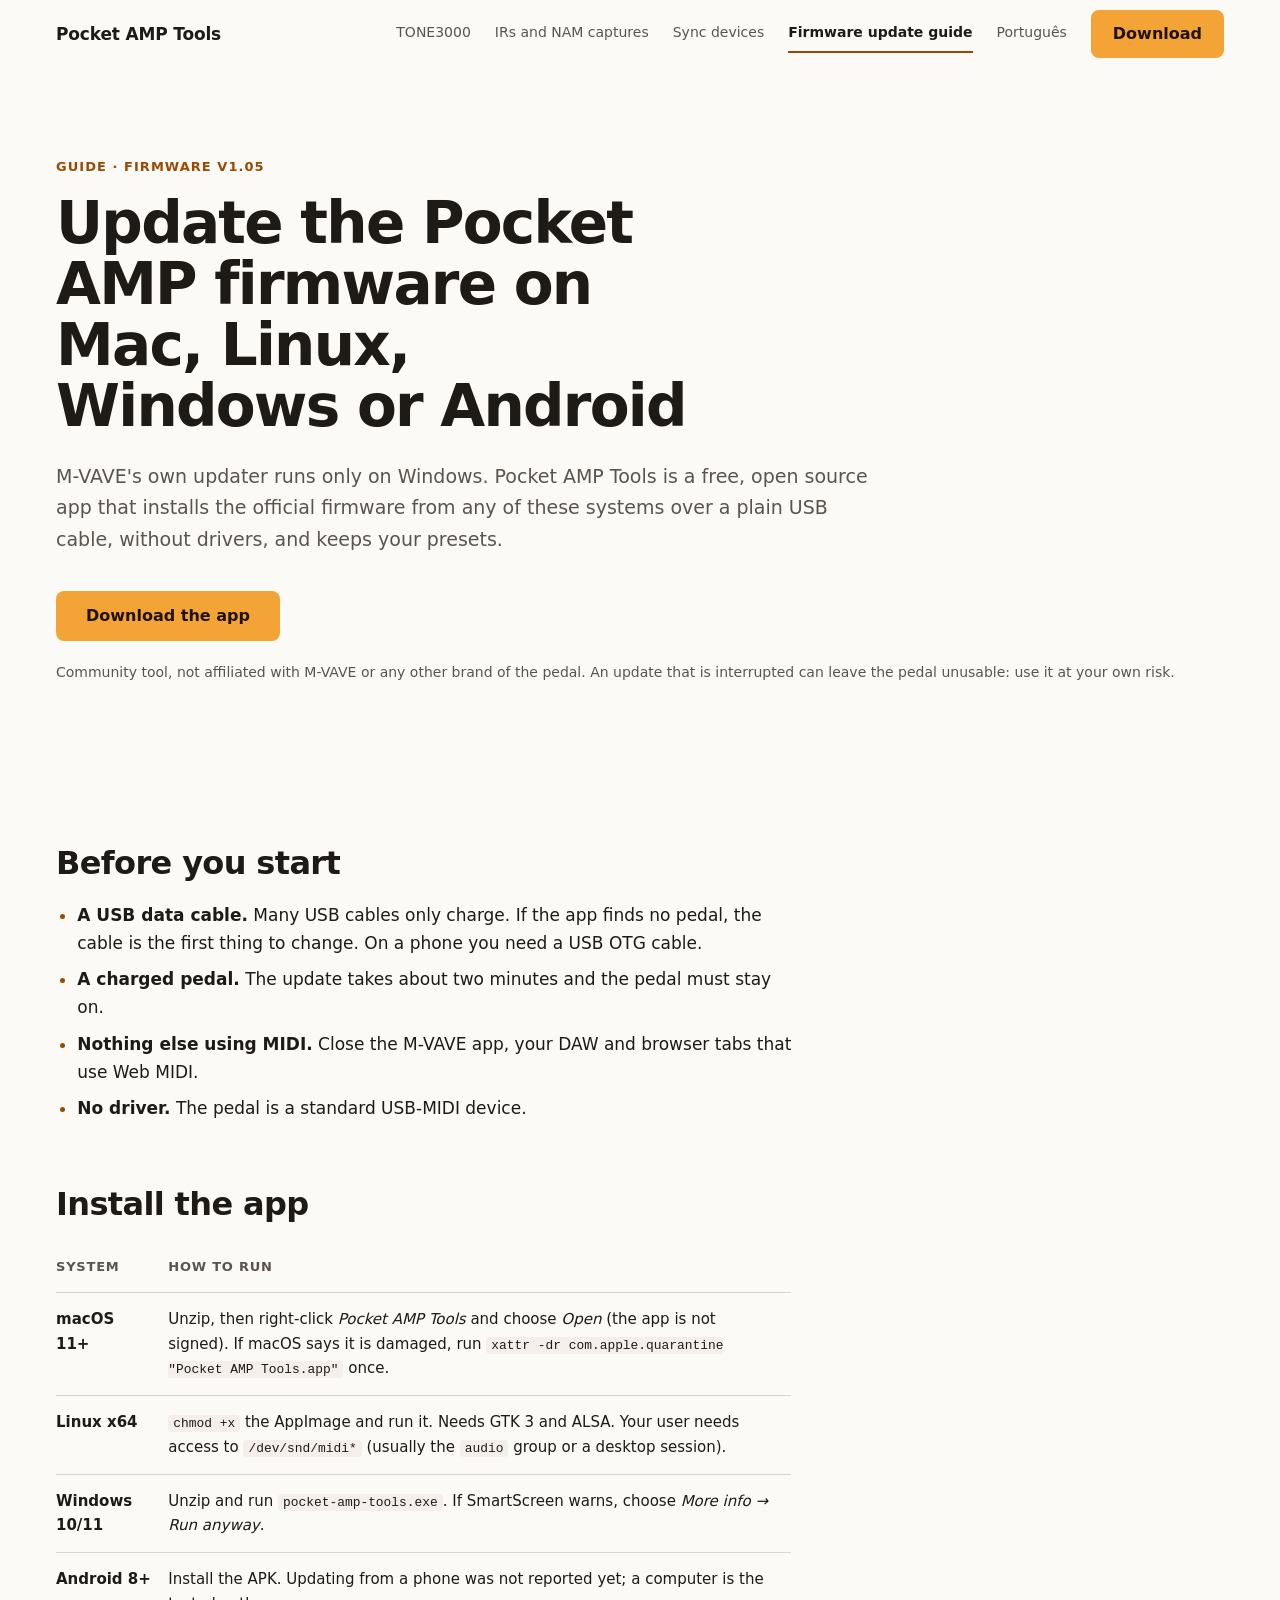
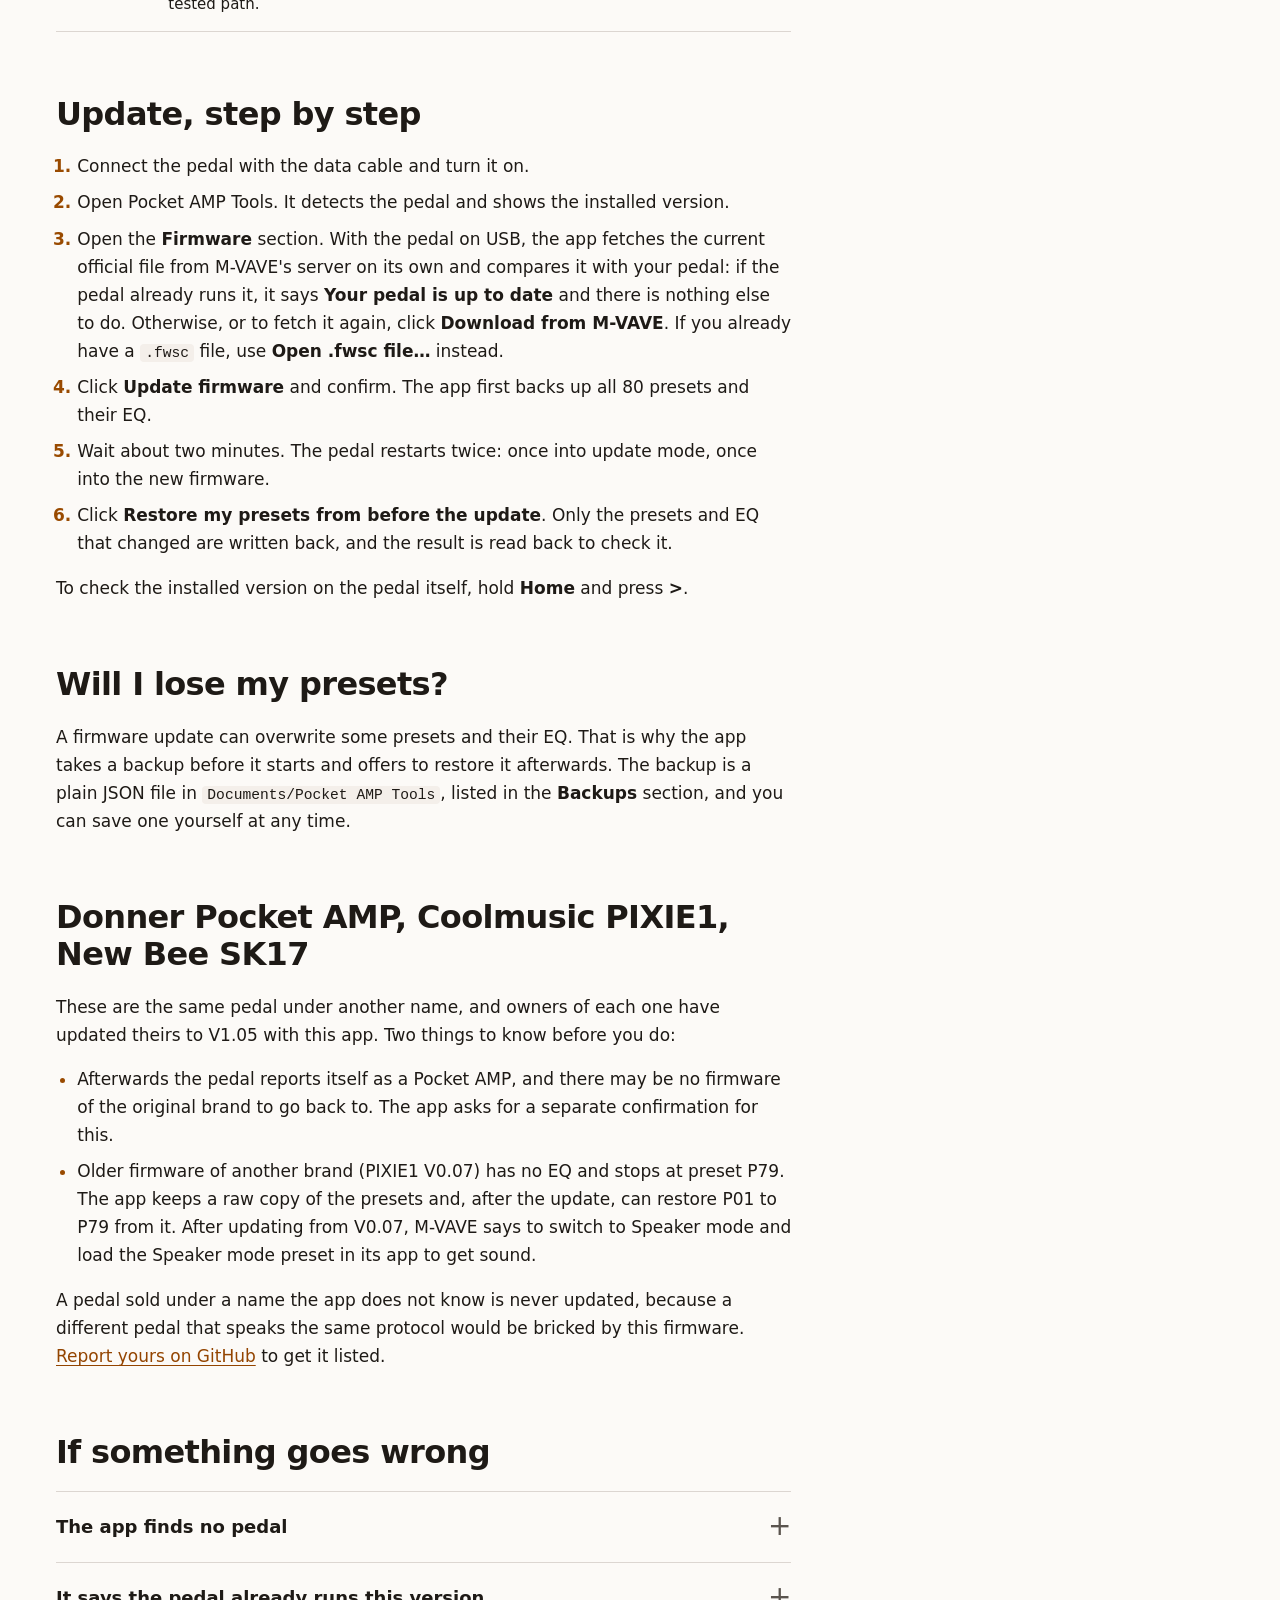
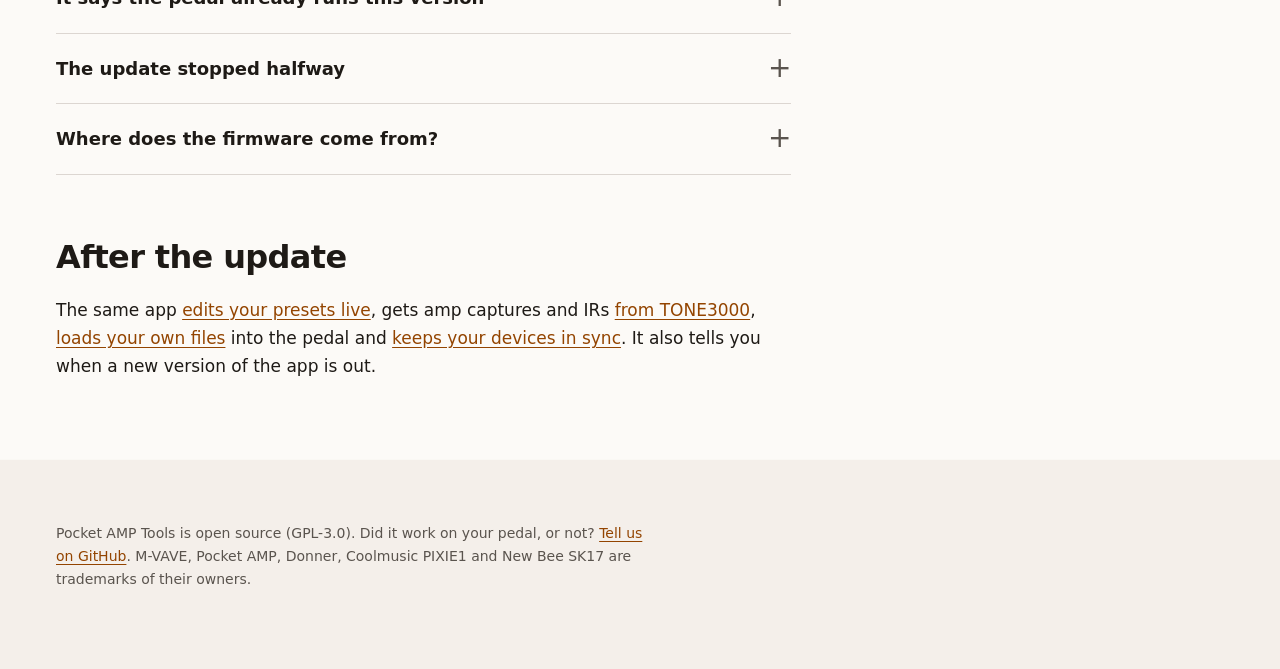
<file: docs/firmware-update.html>
<!doctype html>
<html lang="en">
<head>
<meta charset="utf-8">
<meta name="viewport" content="width=device-width, initial-scale=1">
<title>Update the Pocket AMP firmware on Mac, Linux, Windows or Android · Pocket AMP Tools</title>
<meta name="description" content="Step by step: update an M-VAVE or Donner Pocket AMP, Coolmusic PIXIE1 or New Bee SK17 to firmware V1.05 on macOS, Linux, Windows or Android, keep your presets, and recover an update that stopped halfway.">
<link rel="canonical" href="https://vitoramaral10.github.io/pocket-amp-tools/firmware-update.html">
<link rel="alternate" hreflang="en" href="https://vitoramaral10.github.io/pocket-amp-tools/firmware-update.html">
<link rel="alternate" hreflang="pt-BR" href="https://vitoramaral10.github.io/pocket-amp-tools/pt-br/atualizar-firmware.html">
<link rel="alternate" hreflang="x-default" href="https://vitoramaral10.github.io/pocket-amp-tools/firmware-update.html">
<meta property="og:type" content="article">
<meta property="og:title" content="Update the Pocket AMP firmware on Mac, Linux, Windows or Android">
<meta property="og:description" content="M-VAVE's updater runs only on Windows. This free app updates the pedal from any system and keeps your presets.">
<meta property="og:url" content="https://vitoramaral10.github.io/pocket-amp-tools/firmware-update.html">
<meta property="og:image" content="https://vitoramaral10.github.io/pocket-amp-tools/social-preview.png">
<meta name="twitter:card" content="summary_large_image">
<meta name="color-scheme" content="light dark">
<link rel="icon" type="image/png" href="icon.png">
<link rel="stylesheet" href="style.css">
</head>
<body>
<nav class="wrap nav" aria-label="Site">
  <a class="brand" href="./">Pocket AMP Tools</a>
  <a href="tone3000.html">TONE3000</a>
  <a href="ir-nam.html">IRs and NAM captures</a>
  <a href="sync.html">Sync devices</a>
  <a href="firmware-update.html" aria-current="page">Firmware update guide</a>
  <a href="pt-br/atualizar-firmware.html" lang="pt-BR" hreflang="pt-BR">Português</a>
  <a class="btn btn-primary" href="https://github.com/vitoramaral10/pocket-amp-tools/releases/latest">Download</a>
</nav>
<main>
  <header class="wrap">
    <p class="eyebrow">Guide · firmware V1.05</p>
    <h1>Update the Pocket AMP firmware on Mac, Linux, Windows or Android</h1>
    <p class="lead prose">M-VAVE's own updater runs only on Windows. Pocket AMP Tools is a free, open source app that installs the official firmware from any of these systems over a plain USB cable, without drivers, and keeps your presets.</p>
    <div class="actions">
      <a class="btn btn-primary" href="https://github.com/vitoramaral10/pocket-amp-tools/releases/latest">Download the app</a>
    </div>
    <p class="note">Community tool, not affiliated with M-VAVE or any other brand of the pedal. An update that is interrupted can leave the pedal unusable: use it at your own risk.</p>
  </header>

  <article class="wrap">
    <div class="prose">
      <h2>Before you start</h2>
      <ul>
        <li><strong>A USB data cable.</strong> Many USB cables only charge. If the app finds no pedal, the cable is the first thing to change. On a phone you need a USB OTG cable.</li>
        <li><strong>A charged pedal.</strong> The update takes about two minutes and the pedal must stay on.</li>
        <li><strong>Nothing else using MIDI.</strong> Close the M-VAVE app, your DAW and browser tabs that use Web MIDI.</li>
        <li><strong>No driver.</strong> The pedal is a standard USB-MIDI device.</li>
      </ul>

      <h2>Install the app</h2>
      <table>
        <thead><tr><th scope="col">System</th><th scope="col">How to run</th></tr></thead>
        <tbody>
          <tr><th scope="row">macOS 11+</th><td>Unzip, then right-click <em>Pocket AMP Tools</em> and choose <em>Open</em> (the app is not signed). If macOS says it is damaged, run <code>xattr -dr com.apple.quarantine "Pocket AMP Tools.app"</code> once.</td></tr>
          <tr><th scope="row">Linux x64</th><td><code>chmod +x</code> the AppImage and run it. Needs GTK 3 and ALSA. Your user needs access to <code>/dev/snd/midi*</code> (usually the <code>audio</code> group or a desktop session).</td></tr>
          <tr><th scope="row">Windows 10/11</th><td>Unzip and run <code>pocket-amp-tools.exe</code>. If SmartScreen warns, choose <em>More info → Run anyway</em>.</td></tr>
          <tr><th scope="row">Android 8+</th><td>Install the APK. Updating from a phone was not reported yet; a computer is the tested path.</td></tr>
        </tbody>
      </table>

      <h2>Update, step by step</h2>
      <ol>
        <li>Connect the pedal with the data cable and turn it on.</li>
        <li>Open Pocket AMP Tools. It detects the pedal and shows the installed version.</li>
        <li>Open the <strong>Firmware</strong> section. With the pedal on USB, the app fetches the current official file from M-VAVE's server on its own and compares it with your pedal: if the pedal already runs it, it says <strong>Your pedal is up to date</strong> and there is nothing else to do. Otherwise, or to fetch it again, click <strong>Download from M-VAVE</strong>. If you already have a <code>.fwsc</code> file, use <strong>Open .fwsc file…</strong> instead.</li>
        <li>Click <strong>Update firmware</strong> and confirm. The app first backs up all 80 presets and their EQ.</li>
        <li>Wait about two minutes. The pedal restarts twice: once into update mode, once into the new firmware.</li>
        <li>Click <strong>Restore my presets from before the update</strong>. Only the presets and EQ that changed are written back, and the result is read back to check it.</li>
      </ol>
      <p>To check the installed version on the pedal itself, hold <strong>Home</strong> and press <strong>&gt;</strong>.</p>

      <h2>Will I lose my presets?</h2>
      <p>A firmware update can overwrite some presets and their EQ. That is why the app takes a backup before it starts and offers to restore it afterwards. The backup is a plain JSON file in <code>Documents/Pocket AMP Tools</code>, listed in the <strong>Backups</strong> section, and you can save one yourself at any time.</p>

      <h2>Donner Pocket AMP, Coolmusic PIXIE1, New Bee SK17</h2>
      <p>These are the same pedal under another name, and owners of each one have updated theirs to V1.05 with this app. Two things to know before you do:</p>
      <ul>
        <li>Afterwards the pedal reports itself as a Pocket AMP, and there may be no firmware of the original brand to go back to. The app asks for a separate confirmation for this.</li>
        <li>Older firmware of another brand (PIXIE1 V0.07) has no EQ and stops at preset P79. The app keeps a raw copy of the presets and, after the update, can restore P01 to P79 from it. After updating from V0.07, M-VAVE says to switch to Speaker mode and load the Speaker mode preset in its app to get sound.</li>
      </ul>
      <p>A pedal sold under a name the app does not know is never updated, because a different pedal that speaks the same protocol would be bricked by this firmware. <a href="https://github.com/vitoramaral10/pocket-amp-tools/issues/new/choose">Report yours on GitHub</a> to get it listed.</p>

      <h2>If something goes wrong</h2>
      <details><summary>The app finds no pedal</summary>
        <p>Try another cable (many are charge-only) and another USB port, and make sure no other app has the MIDI port open. On Windows only one app can open a MIDI device at a time.</p></details>
      <details><summary>It says the pedal already runs this version</summary>
        <p>The Pocket AMP does not reinstall the firmware it already has. The app checks the version first and tells you instead of starting.</p></details>
      <details><summary>The update stopped halfway</summary>
        <p>Do not unplug the pedal in a hurry. Reconnect it, open the app again and click <strong>Detect pedal</strong>. A pedal waiting in update mode is shown as <em>update mode</em>, and <strong>Resume update</strong> writes the firmware again from there. On Windows, two owners saw the first attempt stop in update mode and the second one finish.</p></details>
      <details><summary>Where does the firmware come from?</summary>
        <p>From M-VAVE. The app downloads the official file and checks the package, the pedal's identity and every packet before anything is written. It does not ship or modify the firmware.</p></details>

      <h2>After the update</h2>
      <p>The same app <a href="./">edits your presets live</a>, gets amp captures and IRs <a href="tone3000.html">from TONE3000</a>, <a href="ir-nam.html">loads your own files</a> into the pedal and <a href="sync.html">keeps your devices in sync</a>. It also tells you when a new version of the app is out.</p>
    </div>
  </article>
</main>
<footer class="wrap">
  <p class="prose">Pocket AMP Tools is open source (GPL-3.0). Did it work on your pedal, or not? <a href="https://github.com/vitoramaral10/pocket-amp-tools/issues/new/choose">Tell us on GitHub</a>. M-VAVE, Pocket AMP, Donner, Coolmusic PIXIE1 and New Bee SK17 are trademarks of their owners.</p>
</footer>
</body>
</html>
</file>
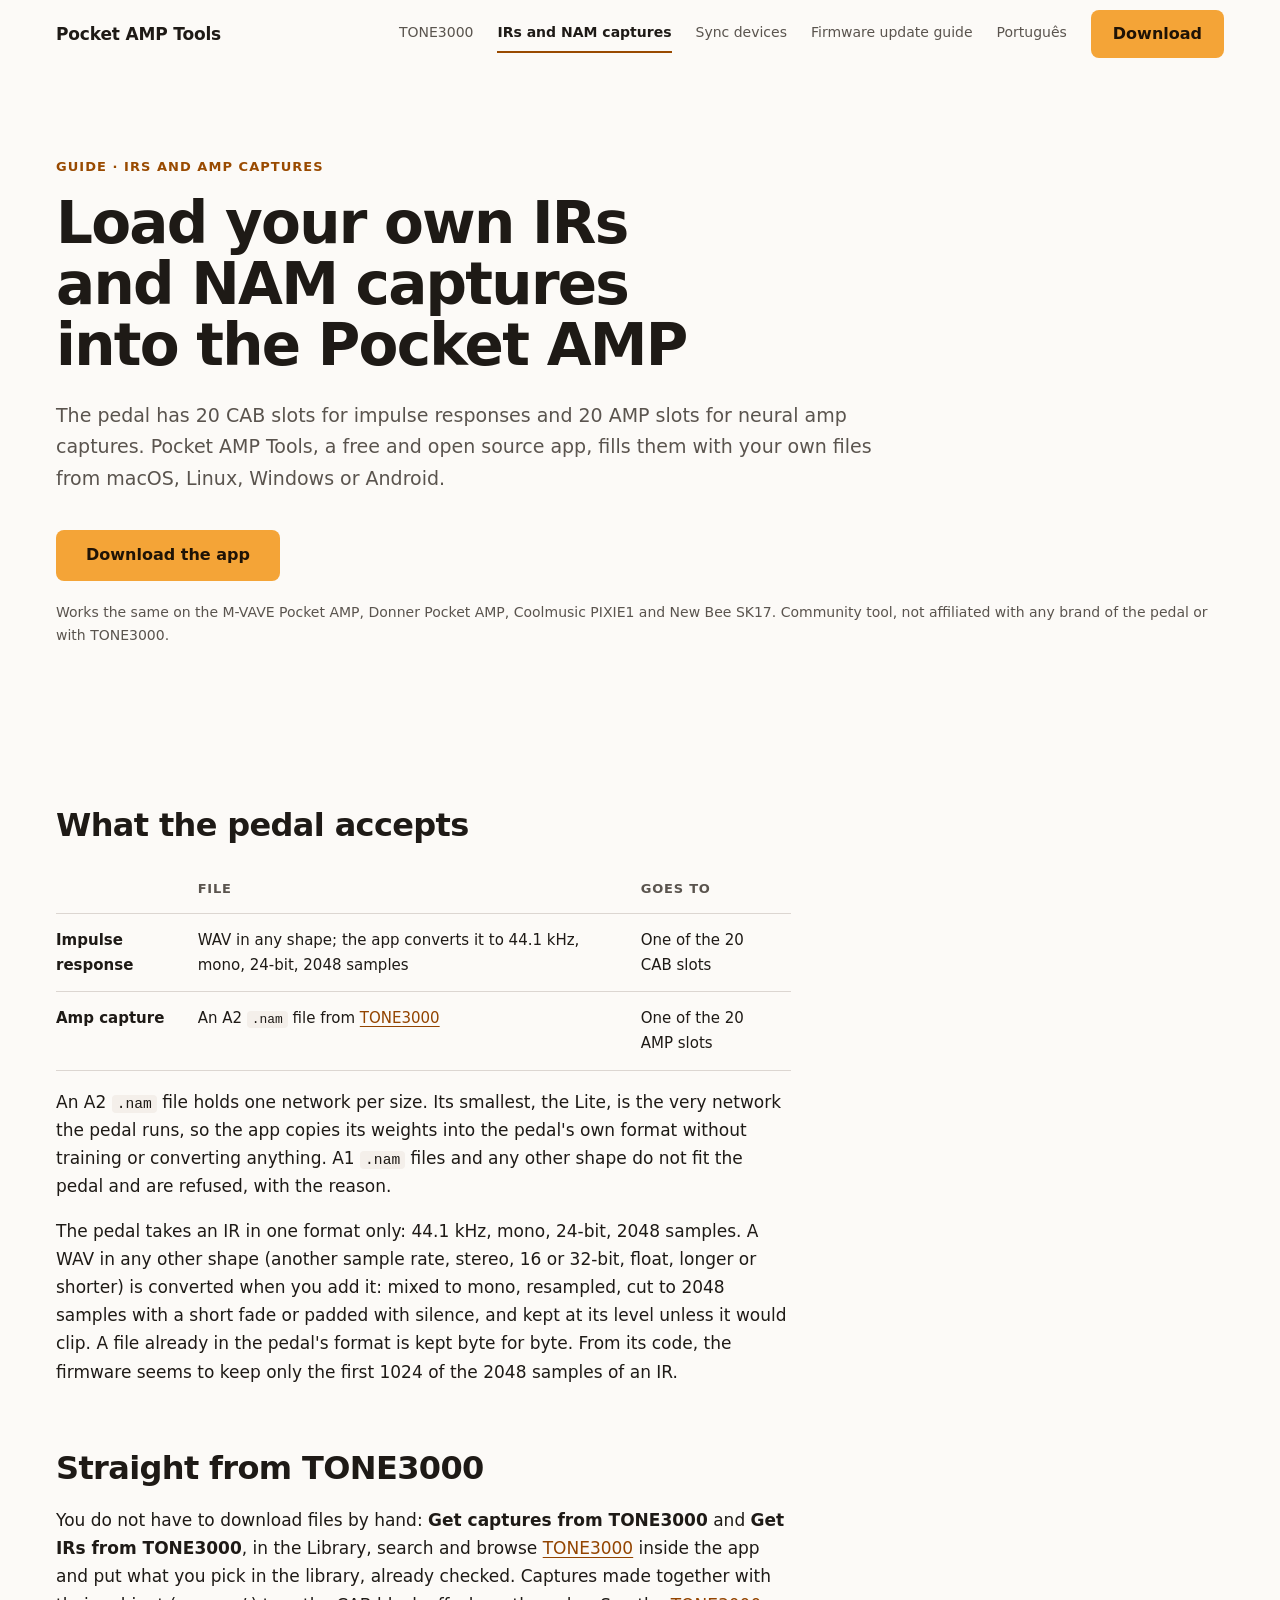
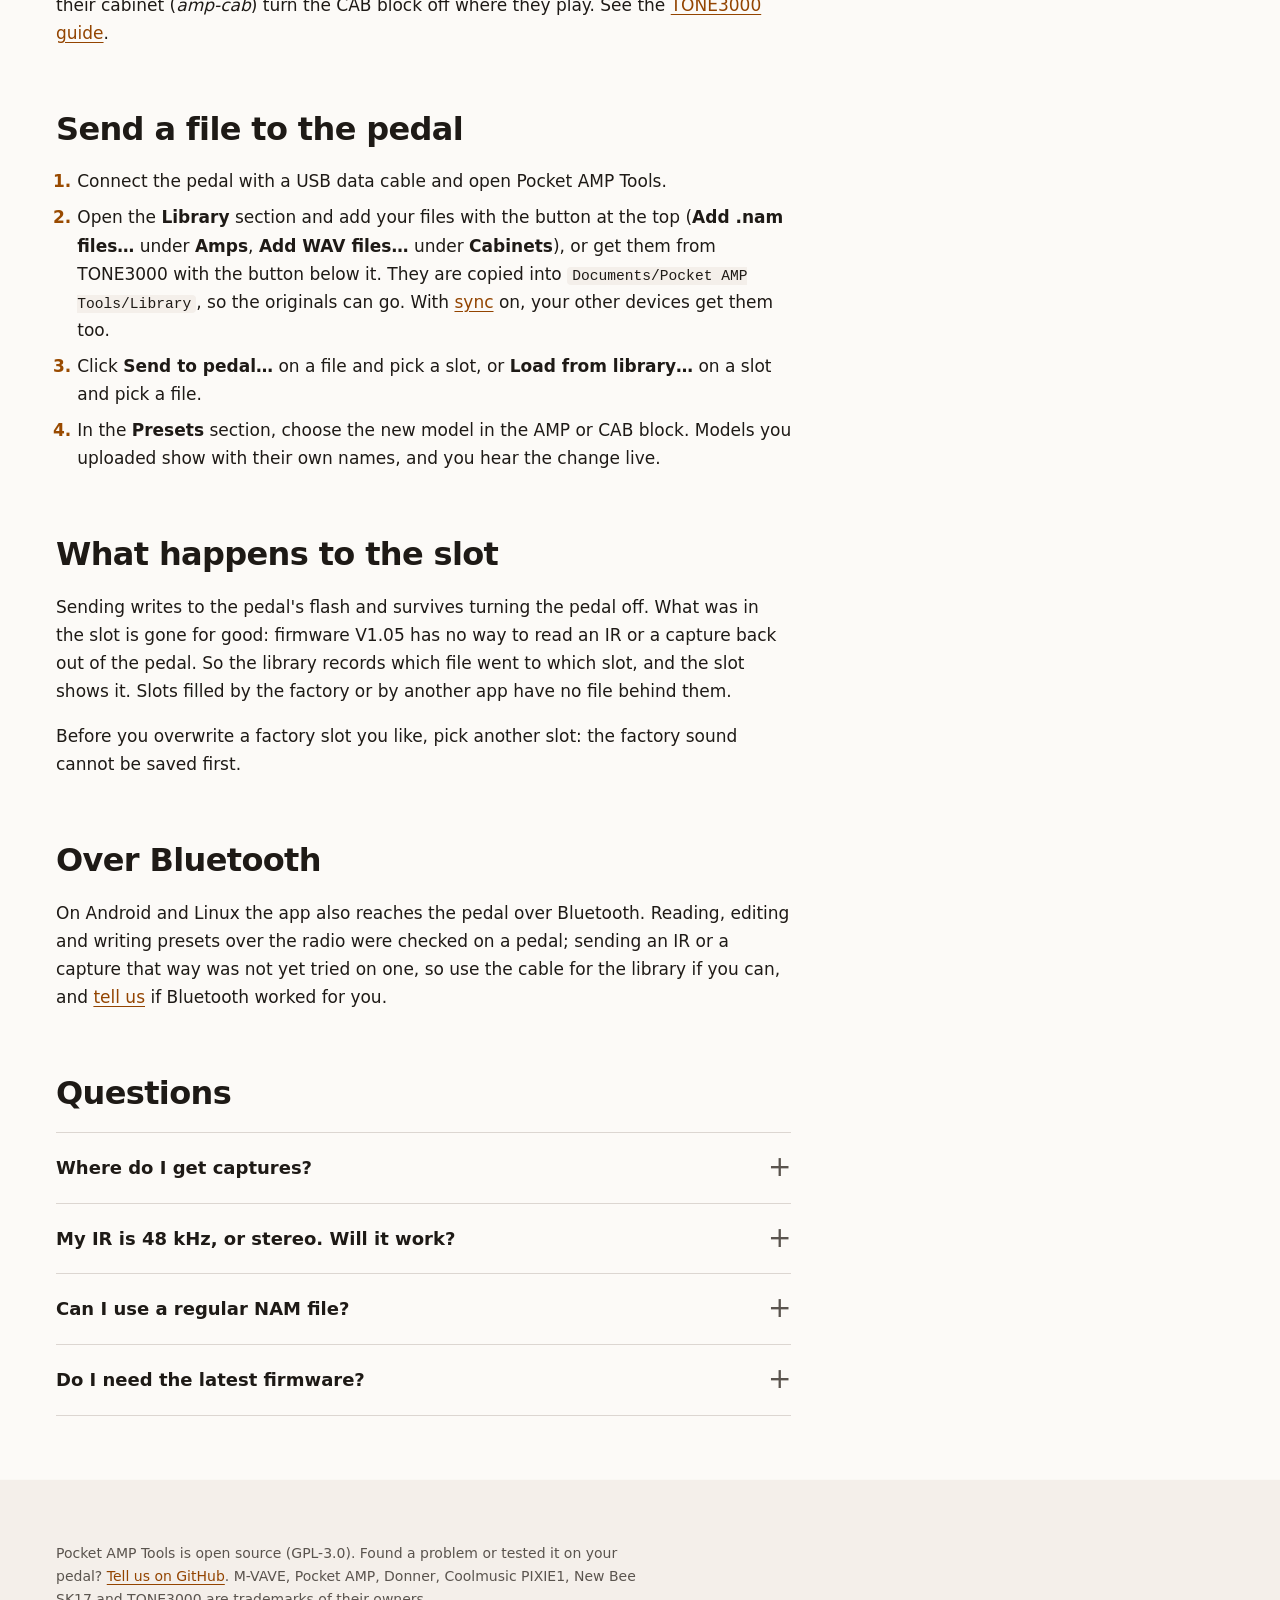
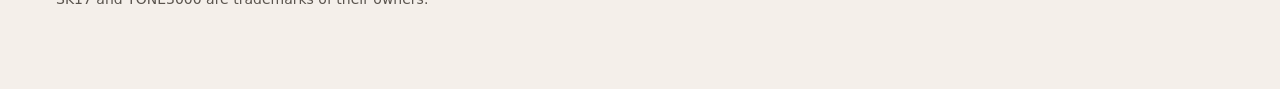
<file: docs/ir-nam.html>
<!doctype html>
<html lang="en">
<head>
<meta charset="utf-8">
<meta name="viewport" content="width=device-width, initial-scale=1">
<title>Load your own IRs and NAM captures into the Pocket AMP · Pocket AMP Tools</title>
<meta name="description" content="How to send impulse responses in any WAV format and TONE3000 NAM amp captures to the 20 CAB and 20 AMP slots of the M-VAVE or Donner Pocket AMP, Coolmusic PIXIE1 or New Bee SK17, from macOS, Linux, Windows or Android.">
<link rel="canonical" href="https://vitoramaral10.github.io/pocket-amp-tools/ir-nam.html">
<link rel="alternate" hreflang="en" href="https://vitoramaral10.github.io/pocket-amp-tools/ir-nam.html">
<link rel="alternate" hreflang="pt-BR" href="https://vitoramaral10.github.io/pocket-amp-tools/pt-br/ir-nam.html">
<link rel="alternate" hreflang="x-default" href="https://vitoramaral10.github.io/pocket-amp-tools/ir-nam.html">
<meta property="og:type" content="article">
<meta property="og:title" content="Load your own IRs and NAM captures into the Pocket AMP">
<meta property="og:description" content="Send WAV impulse responses and TONE3000 NAM amp captures to the pedal's CAB and AMP slots with a free, open source app.">
<meta property="og:url" content="https://vitoramaral10.github.io/pocket-amp-tools/ir-nam.html">
<meta property="og:image" content="https://vitoramaral10.github.io/pocket-amp-tools/social-preview.png">
<meta name="twitter:card" content="summary_large_image">
<meta name="color-scheme" content="light dark">
<link rel="icon" type="image/png" href="icon.png">
<link rel="stylesheet" href="style.css">
</head>
<body>
<nav class="wrap nav" aria-label="Site">
  <a class="brand" href="./">Pocket AMP Tools</a>
  <a href="tone3000.html">TONE3000</a>
  <a href="ir-nam.html" aria-current="page">IRs and NAM captures</a>
  <a href="sync.html">Sync devices</a>
  <a href="firmware-update.html">Firmware update guide</a>
  <a href="pt-br/ir-nam.html" lang="pt-BR" hreflang="pt-BR">Português</a>
  <a class="btn btn-primary" href="https://github.com/vitoramaral10/pocket-amp-tools/releases/latest">Download</a>
</nav>
<main>
  <header class="wrap">
    <p class="eyebrow">Guide · IRs and amp captures</p>
    <h1>Load your own IRs and NAM captures into the Pocket AMP</h1>
    <p class="lead prose">The pedal has 20 CAB slots for impulse responses and 20 AMP slots for neural amp captures. Pocket AMP Tools, a free and open source app, fills them with your own files from macOS, Linux, Windows or Android.</p>
    <div class="actions">
      <a class="btn btn-primary" href="https://github.com/vitoramaral10/pocket-amp-tools/releases/latest">Download the app</a>
    </div>
    <p class="note">Works the same on the M-VAVE Pocket AMP, Donner Pocket AMP, Coolmusic PIXIE1 and New Bee SK17. Community tool, not affiliated with any brand of the pedal or with TONE3000.</p>
  </header>

  <article class="wrap">
    <div class="prose">
      <h2>What the pedal accepts</h2>
      <table>
        <thead><tr><th scope="col"></th><th scope="col">File</th><th scope="col">Goes to</th></tr></thead>
        <tbody>
          <tr><th scope="row">Impulse response</th><td>WAV in any shape; the app converts it to 44.1 kHz, mono, 24-bit, 2048 samples</td><td>One of the 20 CAB slots</td></tr>
          <tr><th scope="row">Amp capture</th><td>An A2 <code>.nam</code> file from <a href="https://www.tone3000.com">TONE3000</a></td><td>One of the 20 AMP slots</td></tr>
        </tbody>
      </table>
      <p>An A2 <code>.nam</code> file holds one network per size. Its smallest, the Lite, is the very network the pedal runs, so the app copies its weights into the pedal's own format without training or converting anything. A1 <code>.nam</code> files and any other shape do not fit the pedal and are refused, with the reason.</p>
      <p>The pedal takes an IR in one format only: 44.1 kHz, mono, 24-bit, 2048 samples. A WAV in any other shape (another sample rate, stereo, 16 or 32-bit, float, longer or shorter) is converted when you add it: mixed to mono, resampled, cut to 2048 samples with a short fade or padded with silence, and kept at its level unless it would clip. A file already in the pedal's format is kept byte for byte. From its code, the firmware seems to keep only the first 1024 of the 2048 samples of an IR.</p>

      <h2>Straight from TONE3000</h2>
      <p>You do not have to download files by hand: <strong>Get captures from TONE3000</strong> and <strong>Get IRs from TONE3000</strong>, in the Library, search and browse <a href="https://www.tone3000.com">TONE3000</a> inside the app and put what you pick in the library, already checked. Captures made together with their cabinet (<em>amp-cab</em>) turn the CAB block off where they play. See the <a href="tone3000.html">TONE3000 guide</a>.</p>

      <h2>Send a file to the pedal</h2>
      <ol>
        <li>Connect the pedal with a USB data cable and open Pocket AMP Tools.</li>
        <li>Open the <strong>Library</strong> section and add your files with the button at the top (<strong>Add .nam files…</strong> under <strong>Amps</strong>, <strong>Add WAV files…</strong> under <strong>Cabinets</strong>), or get them from TONE3000 with the button below it. They are copied into <code>Documents/Pocket AMP Tools/Library</code>, so the originals can go. With <a href="sync.html">sync</a> on, your other devices get them too.</li>
        <li>Click <strong>Send to pedal…</strong> on a file and pick a slot, or <strong>Load from library…</strong> on a slot and pick a file.</li>
        <li>In the <strong>Presets</strong> section, choose the new model in the AMP or CAB block. Models you uploaded show with their own names, and you hear the change live.</li>
      </ol>

      <h2>What happens to the slot</h2>
      <p>Sending writes to the pedal's flash and survives turning the pedal off. What was in the slot is gone for good: firmware V1.05 has no way to read an IR or a capture back out of the pedal. So the library records which file went to which slot, and the slot shows it. Slots filled by the factory or by another app have no file behind them.</p>
      <p>Before you overwrite a factory slot you like, pick another slot: the factory sound cannot be saved first.</p>

      <h2>Over Bluetooth</h2>
      <p>On Android and Linux the app also reaches the pedal over Bluetooth. Reading, editing and writing presets over the radio were checked on a pedal; sending an IR or a capture that way was not yet tried on one, so use the cable for the library if you can, and <a href="https://github.com/vitoramaral10/pocket-amp-tools/issues/new/choose">tell us</a> if Bluetooth worked for you.</p>

      <h2>Questions</h2>
      <details><summary>Where do I get captures?</summary>
        <p><a href="https://www.tone3000.com">TONE3000</a> hosts free NAM captures of amps and pedals, and the app shows it inside the Library, listing only the A2 captures the pedal can play. See the <a href="tone3000.html">TONE3000 guide</a>.</p></details>
      <details><summary>My IR is 48 kHz, or stereo. Will it work?</summary>
        <p>Yes. The app converts it to the pedal's format when you add it, and tells you if a file cannot be read at all.</p></details>
      <details><summary>Can I use a regular NAM file?</summary>
        <p>Only A2 files. The pedal runs one small, fixed network, and an A2 file already contains it. Any other <code>.nam</code> would have to be retrained to that shape, which the app does not do.</p></details>
      <details><summary>Do I need the latest firmware?</summary>
        <p>The upload was measured on V1.05. If your pedal runs an older version, <a href="firmware-update.html">update it first</a> with the same app.</p></details>
    </div>
  </article>
</main>
<footer class="wrap">
  <p class="prose">Pocket AMP Tools is open source (GPL-3.0). Found a problem or tested it on your pedal? <a href="https://github.com/vitoramaral10/pocket-amp-tools/issues/new/choose">Tell us on GitHub</a>. M-VAVE, Pocket AMP, Donner, Coolmusic PIXIE1, New Bee SK17 and TONE3000 are trademarks of their owners.</p>
</footer>
</body>
</html>
</file>
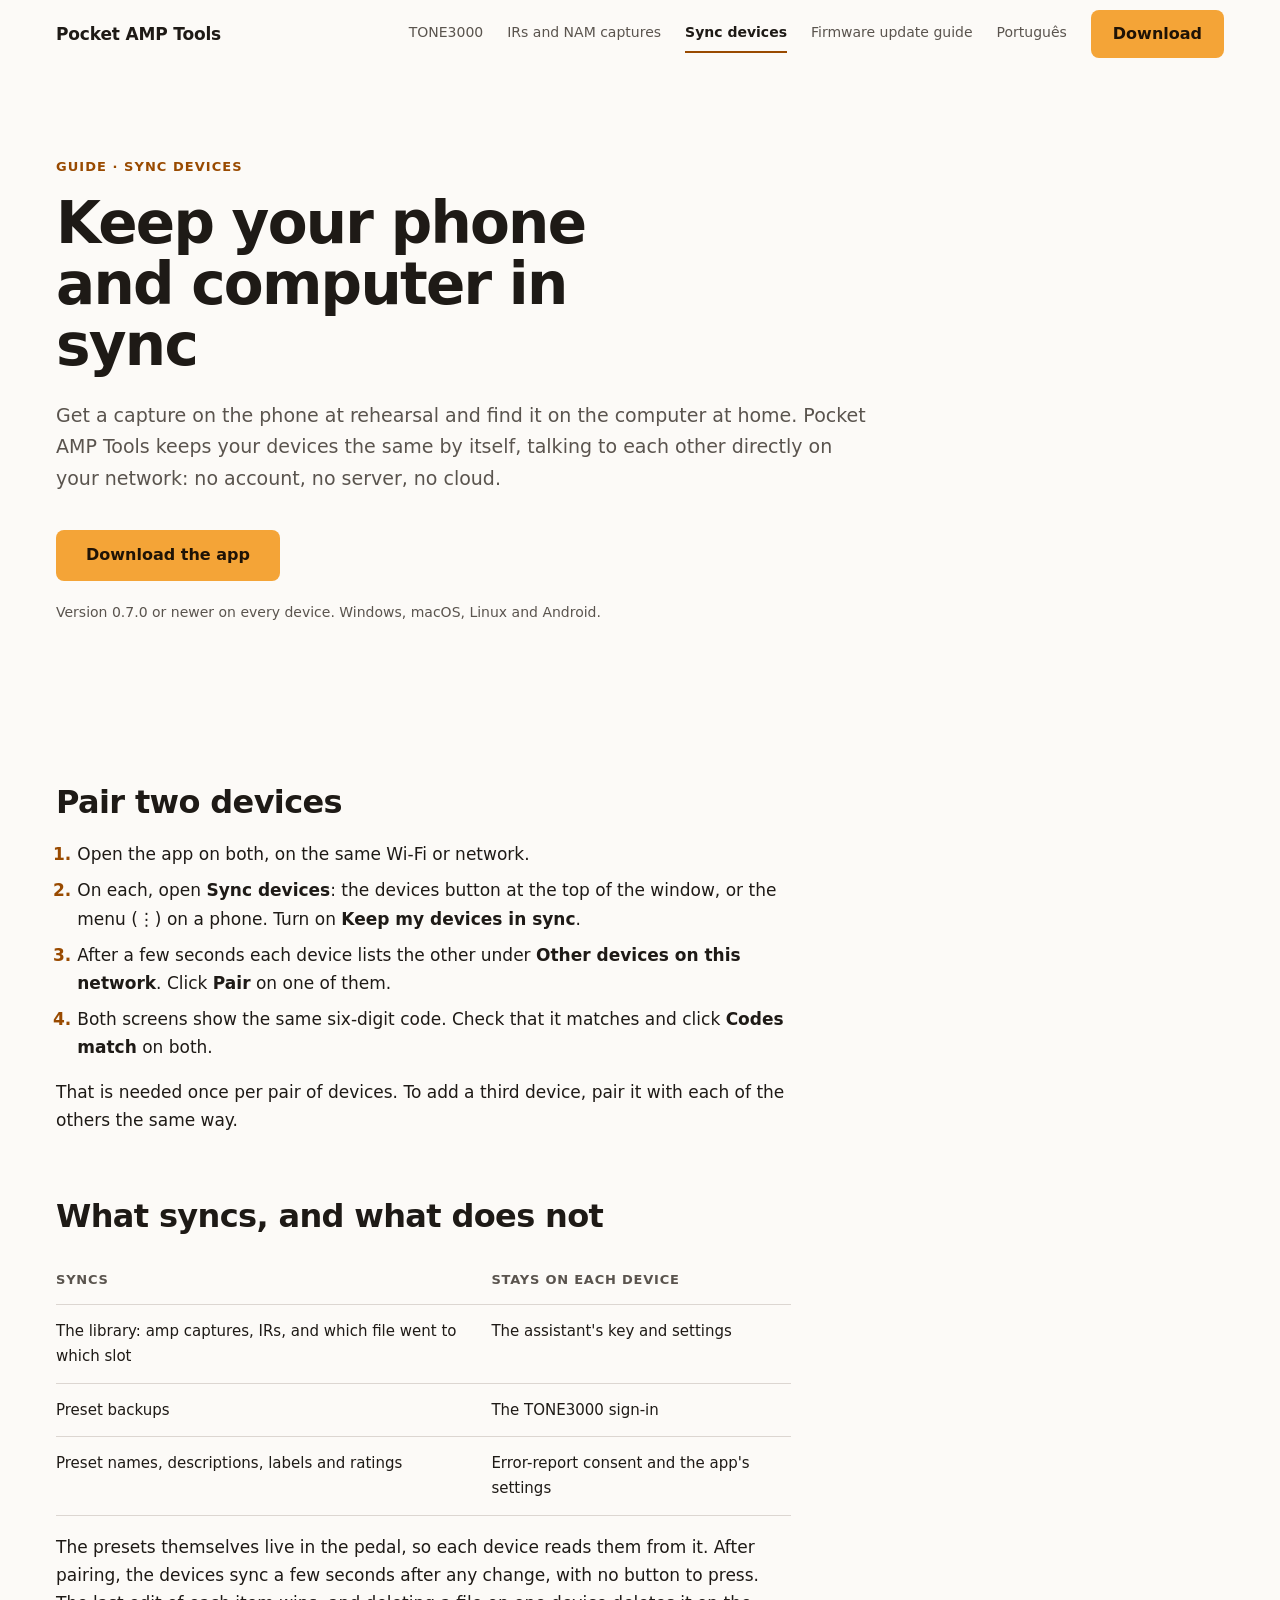
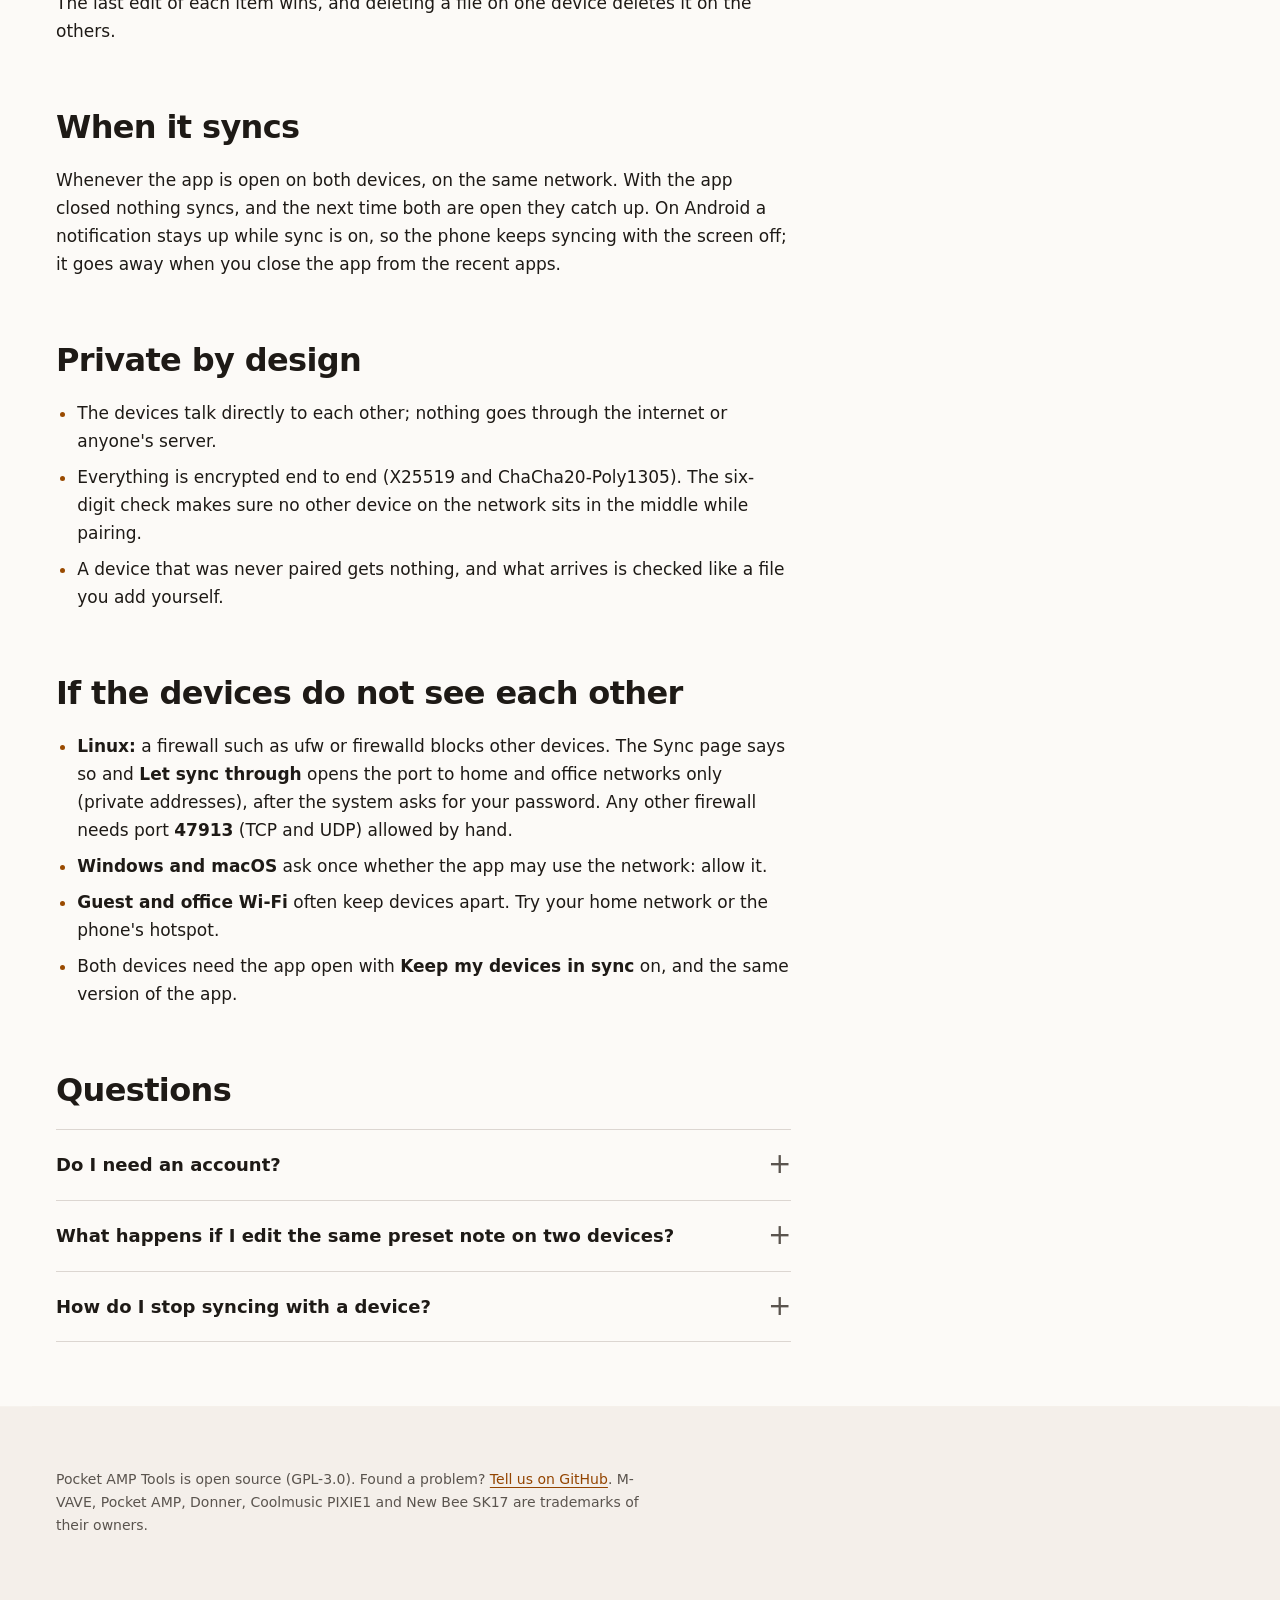
<file: docs/sync.html>
<!doctype html>
<html lang="en">
<head>
<meta charset="utf-8">
<meta name="viewport" content="width=device-width, initial-scale=1">
<title>Keep your phone and computer in sync · Pocket AMP Tools</title>
<meta name="description" content="Pair your phone and computer once and Pocket AMP Tools keeps the Pocket AMP library, preset backups and preset notes the same on both, on your own network, encrypted, with no account or server.">
<link rel="canonical" href="https://vitoramaral10.github.io/pocket-amp-tools/sync.html">
<link rel="alternate" hreflang="en" href="https://vitoramaral10.github.io/pocket-amp-tools/sync.html">
<link rel="alternate" hreflang="pt-BR" href="https://vitoramaral10.github.io/pocket-amp-tools/pt-br/sincronizar.html">
<link rel="alternate" hreflang="x-default" href="https://vitoramaral10.github.io/pocket-amp-tools/sync.html">
<meta property="og:type" content="article">
<meta property="og:title" content="Keep your phone and computer in sync">
<meta property="og:description" content="Your Pocket AMP library, backups and preset notes on every device, synced on your own network with no account or server.">
<meta property="og:url" content="https://vitoramaral10.github.io/pocket-amp-tools/sync.html">
<meta property="og:image" content="https://vitoramaral10.github.io/pocket-amp-tools/social-preview.png">
<meta name="twitter:card" content="summary_large_image">
<meta name="color-scheme" content="light dark">
<link rel="icon" type="image/png" href="icon.png">
<link rel="stylesheet" href="style.css">
</head>
<body>
<nav class="wrap nav" aria-label="Site">
  <a class="brand" href="./">Pocket AMP Tools</a>
  <a href="tone3000.html">TONE3000</a>
  <a href="ir-nam.html">IRs and NAM captures</a>
  <a href="sync.html" aria-current="page">Sync devices</a>
  <a href="firmware-update.html">Firmware update guide</a>
  <a href="pt-br/sincronizar.html" lang="pt-BR" hreflang="pt-BR">Português</a>
  <a class="btn btn-primary" href="https://github.com/vitoramaral10/pocket-amp-tools/releases/latest">Download</a>
</nav>
<main>
  <header class="wrap">
    <p class="eyebrow">Guide · Sync devices</p>
    <h1>Keep your phone and computer in sync</h1>
    <p class="lead prose">Get a capture on the phone at rehearsal and find it on the computer at home. Pocket AMP Tools keeps your devices the same by itself, talking to each other directly on your network: no account, no server, no cloud.</p>
    <div class="actions">
      <a class="btn btn-primary" href="https://github.com/vitoramaral10/pocket-amp-tools/releases/latest">Download the app</a>
    </div>
    <p class="note">Version 0.7.0 or newer on every device. Windows, macOS, Linux and Android.</p>
  </header>

  <article class="wrap">
    <div class="prose">
      <h2>Pair two devices</h2>
      <ol>
        <li>Open the app on both, on the same Wi-Fi or network.</li>
        <li>On each, open <strong>Sync devices</strong>: the devices button at the top of the window, or the menu (⋮) on a phone. Turn on <strong>Keep my devices in sync</strong>.</li>
        <li>After a few seconds each device lists the other under <strong>Other devices on this network</strong>. Click <strong>Pair</strong> on one of them.</li>
        <li>Both screens show the same six-digit code. Check that it matches and click <strong>Codes match</strong> on both.</li>
      </ol>
      <p>That is needed once per pair of devices. To add a third device, pair it with each of the others the same way.</p>

      <h2>What syncs, and what does not</h2>
      <table>
        <thead><tr><th scope="col">Syncs</th><th scope="col">Stays on each device</th></tr></thead>
        <tbody>
          <tr><td>The library: amp captures, IRs, and which file went to which slot</td><td>The assistant's key and settings</td></tr>
          <tr><td>Preset backups</td><td>The TONE3000 sign-in</td></tr>
          <tr><td>Preset names, descriptions, labels and ratings</td><td>Error-report consent and the app's settings</td></tr>
        </tbody>
      </table>
      <p>The presets themselves live in the pedal, so each device reads them from it. After pairing, the devices sync a few seconds after any change, with no button to press. The last edit of each item wins, and deleting a file on one device deletes it on the others.</p>

      <h2>When it syncs</h2>
      <p>Whenever the app is open on both devices, on the same network. With the app closed nothing syncs, and the next time both are open they catch up. On Android a notification stays up while sync is on, so the phone keeps syncing with the screen off; it goes away when you close the app from the recent apps.</p>

      <h2>Private by design</h2>
      <ul>
        <li>The devices talk directly to each other; nothing goes through the internet or anyone's server.</li>
        <li>Everything is encrypted end to end (X25519 and ChaCha20-Poly1305). The six-digit check makes sure no other device on the network sits in the middle while pairing.</li>
        <li>A device that was never paired gets nothing, and what arrives is checked like a file you add yourself.</li>
      </ul>

      <h2>If the devices do not see each other</h2>
      <ul>
        <li><strong>Linux:</strong> a firewall such as ufw or firewalld blocks other devices. The Sync page says so and <strong>Let sync through</strong> opens the port to home and office networks only (private addresses), after the system asks for your password. Any other firewall needs port <strong>47913</strong> (TCP and UDP) allowed by hand.</li>
        <li><strong>Windows and macOS</strong> ask once whether the app may use the network: allow it.</li>
        <li><strong>Guest and office Wi-Fi</strong> often keep devices apart. Try your home network or the phone's hotspot.</li>
        <li>Both devices need the app open with <strong>Keep my devices in sync</strong> on, and the same version of the app.</li>
      </ul>

      <h2>Questions</h2>
      <details><summary>Do I need an account?</summary>
        <p>No. Pairing is between your devices, and nothing is stored anywhere else.</p></details>
      <details><summary>What happens if I edit the same preset note on two devices?</summary>
        <p>The later edit wins when they sync. The clocks of the devices decide what is later, so keep them on automatic time.</p></details>
      <details><summary>How do I stop syncing with a device?</summary>
        <p>Click the unlink button next to it under <strong>Paired devices</strong> and confirm. Nothing is deleted on either device; forget it on the other one too, or pair them again later.</p></details>
    </div>
  </article>
</main>
<footer class="wrap">
  <p class="prose">Pocket AMP Tools is open source (GPL-3.0). Found a problem? <a href="https://github.com/vitoramaral10/pocket-amp-tools/issues/new/choose">Tell us on GitHub</a>. M-VAVE, Pocket AMP, Donner, Coolmusic PIXIE1 and New Bee SK17 are trademarks of their owners.</p>
</footer>
</body>
</html>
</file>
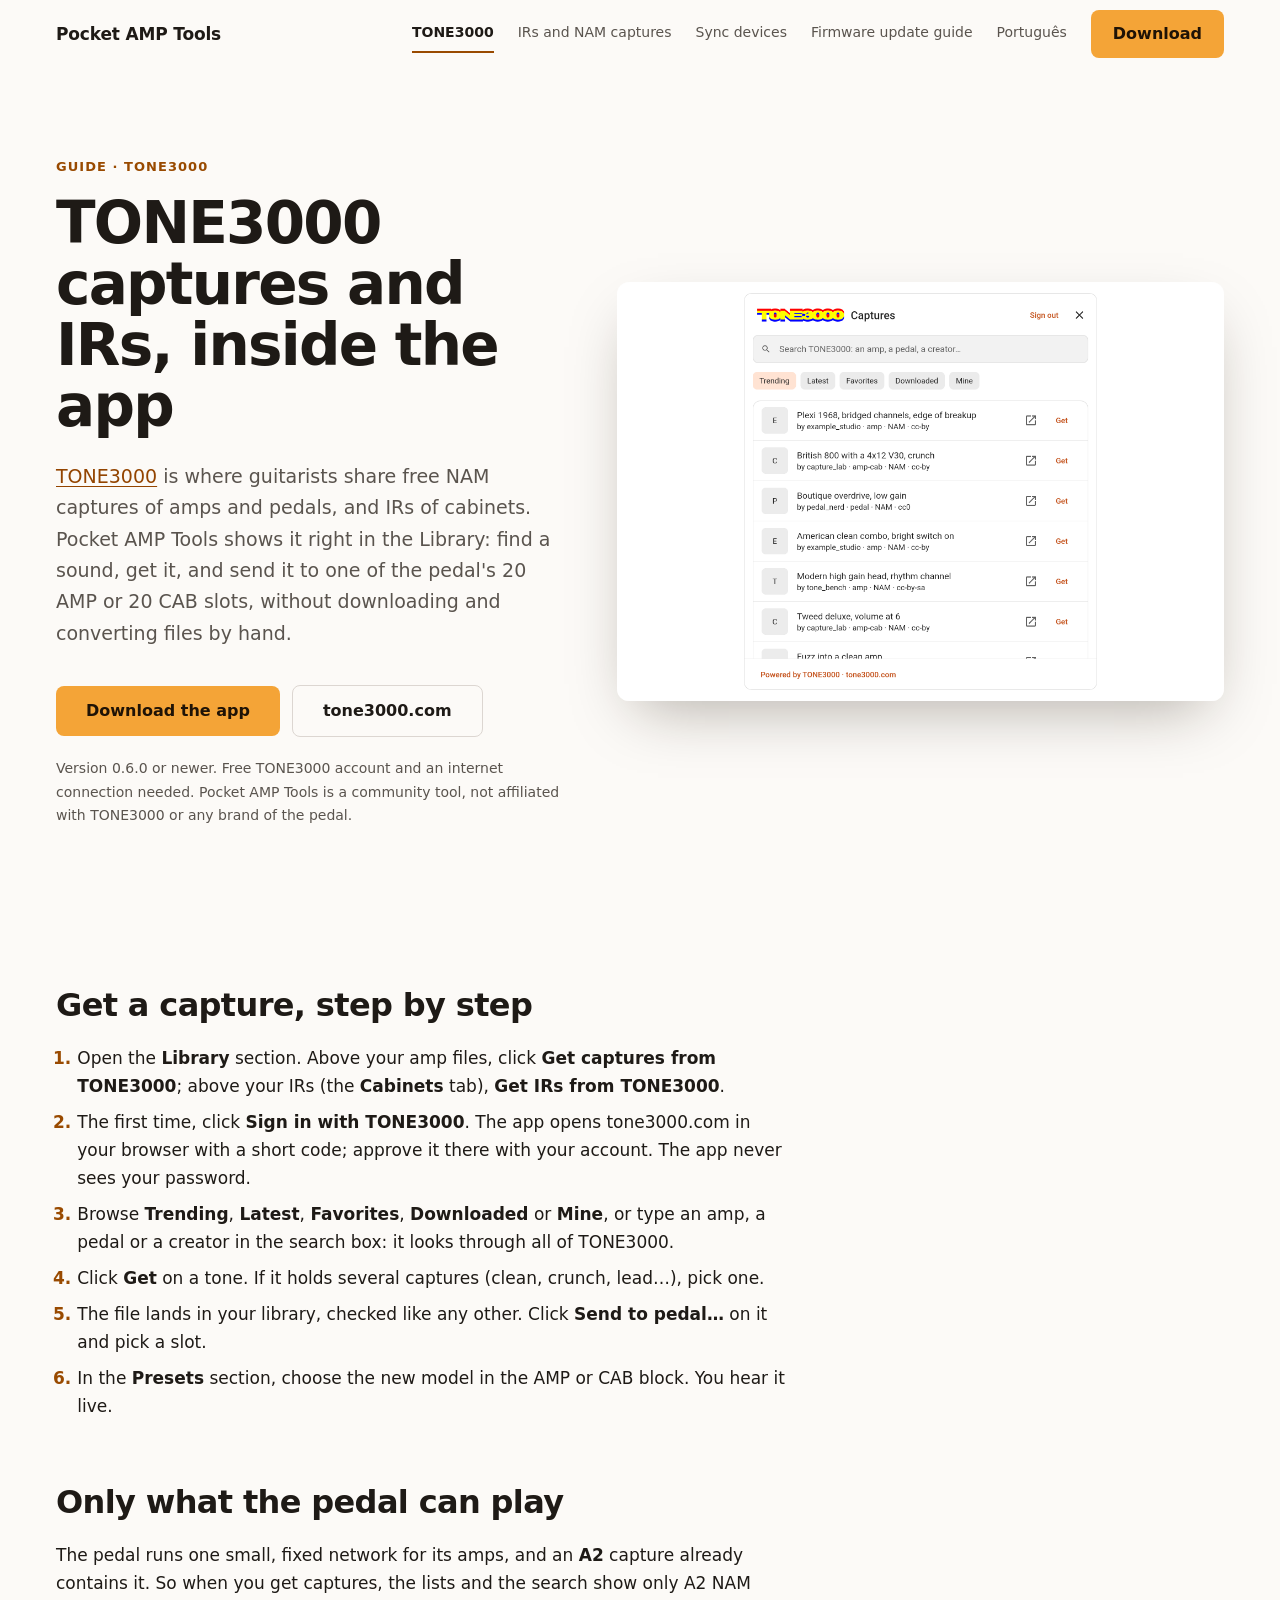
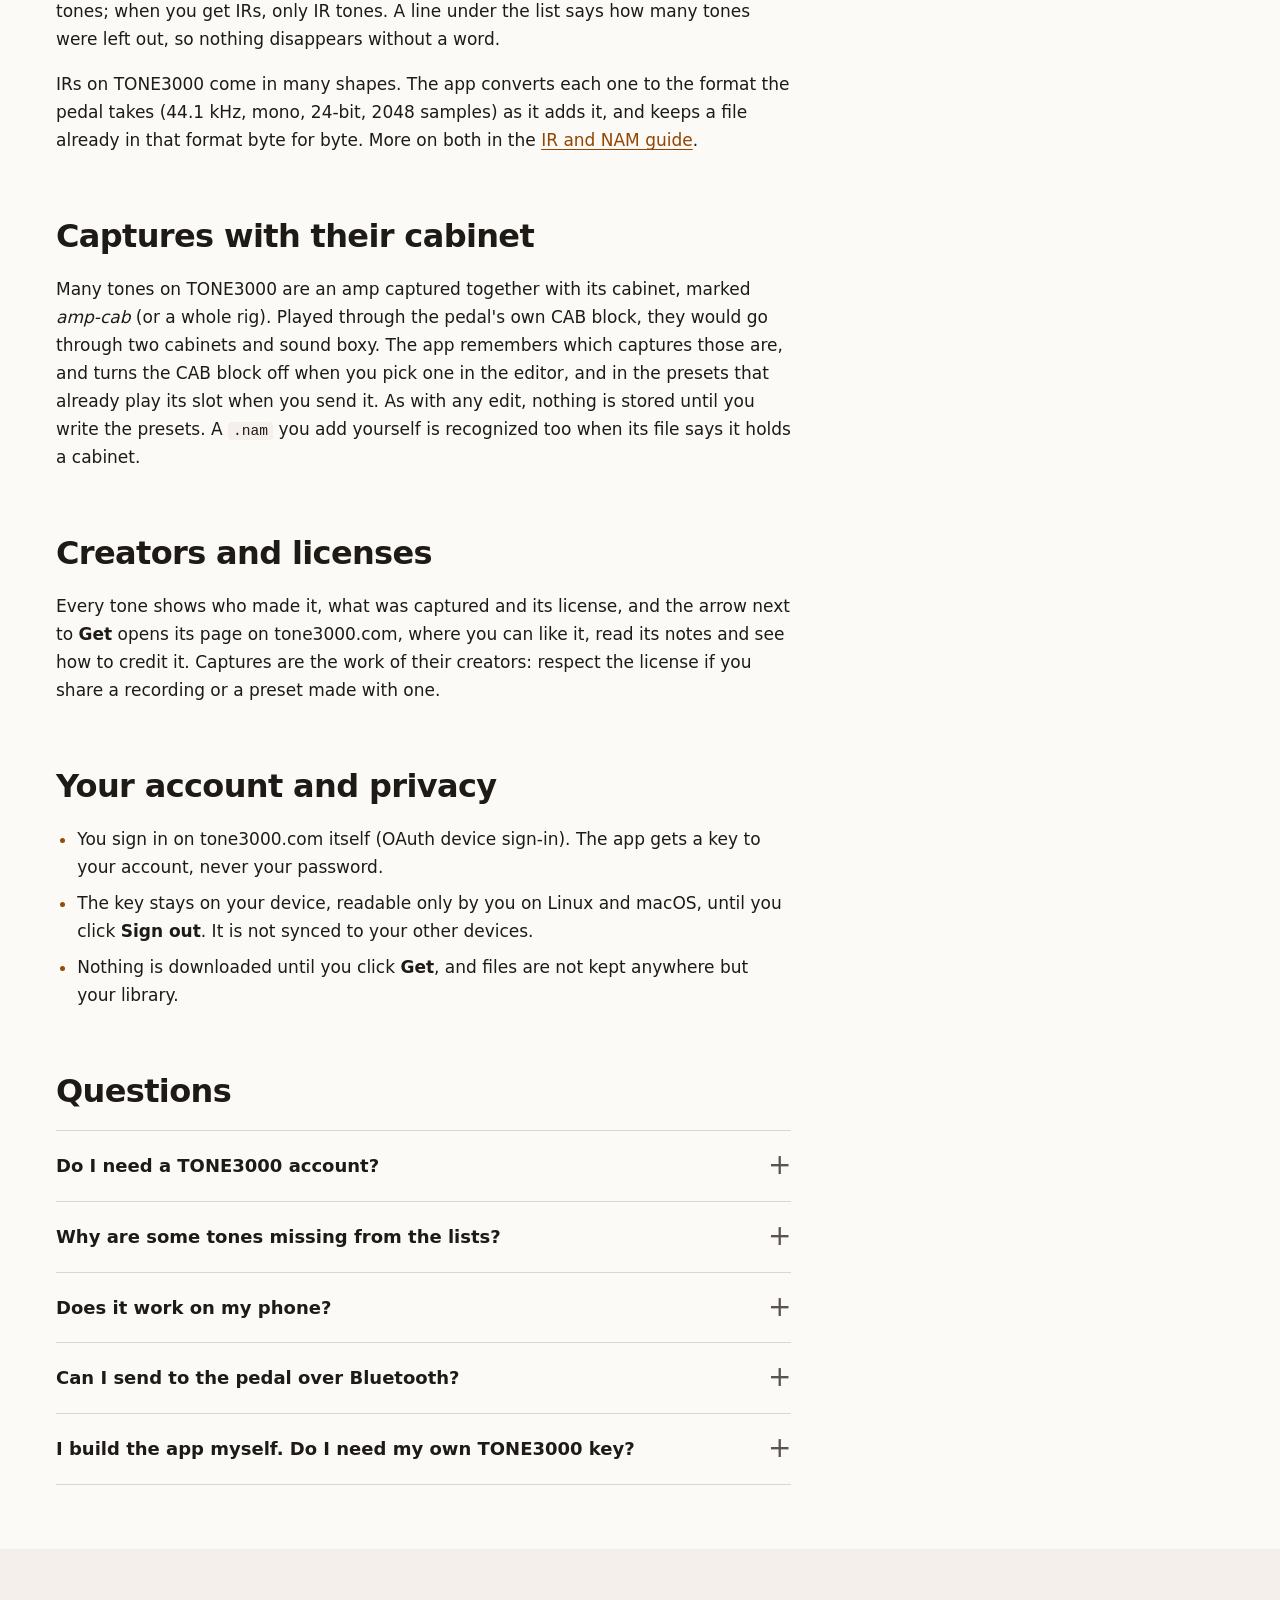
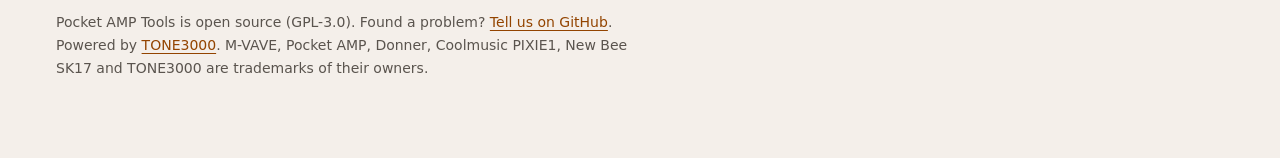
<file: docs/tone3000.html>
<!doctype html>
<html lang="en">
<head>
<meta charset="utf-8">
<meta name="viewport" content="width=device-width, initial-scale=1">
<title>TONE3000 captures and IRs on the Pocket AMP, inside the app · Pocket AMP Tools</title>
<meta name="description" content="Search TONE3000 and get NAM amp captures and IRs for the M-VAVE or Donner Pocket AMP, Coolmusic PIXIE1 or New Bee SK17 without leaving Pocket AMP Tools: sign in, browse, get, send to a slot.">
<link rel="canonical" href="https://vitoramaral10.github.io/pocket-amp-tools/tone3000.html">
<link rel="alternate" hreflang="en" href="https://vitoramaral10.github.io/pocket-amp-tools/tone3000.html">
<link rel="alternate" hreflang="pt-BR" href="https://vitoramaral10.github.io/pocket-amp-tools/pt-br/tone3000.html">
<link rel="alternate" hreflang="x-default" href="https://vitoramaral10.github.io/pocket-amp-tools/tone3000.html">
<meta property="og:type" content="article">
<meta property="og:title" content="TONE3000 captures and IRs on the Pocket AMP, inside the app">
<meta property="og:description" content="Search TONE3000 and send its NAM captures and IRs to your Pocket AMP's slots with a free, open source app.">
<meta property="og:url" content="https://vitoramaral10.github.io/pocket-amp-tools/tone3000.html">
<meta property="og:image" content="https://vitoramaral10.github.io/pocket-amp-tools/tone3000-dark.png">
<meta name="twitter:card" content="summary_large_image">
<meta name="color-scheme" content="light dark">
<link rel="icon" type="image/png" href="icon.png">
<link rel="stylesheet" href="style.css">
</head>
<body>
<nav class="wrap nav" aria-label="Site">
  <a class="brand" href="./">Pocket AMP Tools</a>
  <a href="tone3000.html" aria-current="page">TONE3000</a>
  <a href="ir-nam.html">IRs and NAM captures</a>
  <a href="sync.html">Sync devices</a>
  <a href="firmware-update.html">Firmware update guide</a>
  <a href="pt-br/tone3000.html" lang="pt-BR" hreflang="pt-BR">Português</a>
  <a class="btn btn-primary" href="https://github.com/vitoramaral10/pocket-amp-tools/releases/latest">Download</a>
</nav>
<main>
  <header class="wrap">
    <div class="grid">
      <div>
        <p class="eyebrow">Guide · TONE3000</p>
        <h1>TONE3000 captures and IRs, inside the app</h1>
        <p class="lead prose"><a href="https://www.tone3000.com">TONE3000</a> is where guitarists share free NAM captures of amps and pedals, and IRs of cabinets. Pocket AMP Tools shows it right in the Library: find a sound, get it, and send it to one of the pedal's 20 AMP or 20 CAB slots, without downloading and converting files by hand.</p>
        <div class="actions">
          <a class="btn btn-primary" href="https://github.com/vitoramaral10/pocket-amp-tools/releases/latest">Download the app</a>
          <a class="btn btn-secondary" href="https://www.tone3000.com">tone3000.com</a>
        </div>
        <p class="note">Version 0.6.0 or newer. Free TONE3000 account and an internet connection needed. Pocket AMP Tools is a community tool, not affiliated with TONE3000 or any brand of the pedal.</p>
      </div>
      <picture>
        <source srcset="tone3000-dark.png" media="(prefers-color-scheme: dark)">
        <img class="shot" src="tone3000-light.png" width="2200" height="1520" alt="The TONE3000 window in Pocket AMP Tools: the TONE3000 logo, a search box, the Trending, Latest, Favorites, Downloaded and Mine lists, and tones with their creator, kind and license, each with a Get button (example tones)">
      </picture>
    </div>
  </header>

  <article class="wrap">
    <div class="prose">
      <h2>Get a capture, step by step</h2>
      <ol>
        <li>Open the <strong>Library</strong> section. Above your amp files, click <strong>Get captures from TONE3000</strong>; above your IRs (the <strong>Cabinets</strong> tab), <strong>Get IRs from TONE3000</strong>.</li>
        <li>The first time, click <strong>Sign in with TONE3000</strong>. The app opens tone3000.com in your browser with a short code; approve it there with your account. The app never sees your password.</li>
        <li>Browse <strong>Trending</strong>, <strong>Latest</strong>, <strong>Favorites</strong>, <strong>Downloaded</strong> or <strong>Mine</strong>, or type an amp, a pedal or a creator in the search box: it looks through all of TONE3000.</li>
        <li>Click <strong>Get</strong> on a tone. If it holds several captures (clean, crunch, lead…), pick one.</li>
        <li>The file lands in your library, checked like any other. Click <strong>Send to pedal…</strong> on it and pick a slot.</li>
        <li>In the <strong>Presets</strong> section, choose the new model in the AMP or CAB block. You hear it live.</li>
      </ol>

      <h2>Only what the pedal can play</h2>
      <p>The pedal runs one small, fixed network for its amps, and an <strong>A2</strong> capture already contains it. So when you get captures, the lists and the search show only A2 NAM tones; when you get IRs, only IR tones. A line under the list says how many tones were left out, so nothing disappears without a word.</p>
      <p>IRs on TONE3000 come in many shapes. The app converts each one to the format the pedal takes (44.1 kHz, mono, 24-bit, 2048 samples) as it adds it, and keeps a file already in that format byte for byte. More on both in the <a href="ir-nam.html">IR and NAM guide</a>.</p>

      <h2>Captures with their cabinet</h2>
      <p>Many tones on TONE3000 are an amp captured together with its cabinet, marked <em>amp-cab</em> (or a whole rig). Played through the pedal's own CAB block, they would go through two cabinets and sound boxy. The app remembers which captures those are, and turns the CAB block off when you pick one in the editor, and in the presets that already play its slot when you send it. As with any edit, nothing is stored until you write the presets. A <code>.nam</code> you add yourself is recognized too when its file says it holds a cabinet.</p>

      <h2>Creators and licenses</h2>
      <p>Every tone shows who made it, what was captured and its license, and the arrow next to <strong>Get</strong> opens its page on tone3000.com, where you can like it, read its notes and see how to credit it. Captures are the work of their creators: respect the license if you share a recording or a preset made with one.</p>

      <h2>Your account and privacy</h2>
      <ul>
        <li>You sign in on tone3000.com itself (OAuth device sign-in). The app gets a key to your account, never your password.</li>
        <li>The key stays on your device, readable only by you on Linux and macOS, until you click <strong>Sign out</strong>. It is not synced to your other devices.</li>
        <li>Nothing is downloaded until you click <strong>Get</strong>, and files are not kept anywhere but your library.</li>
      </ul>

      <h2>Questions</h2>
      <details><summary>Do I need a TONE3000 account?</summary>
        <p>Yes, a free one: the lists, the search and the downloads are those of your account. You can still add <code>.nam</code> and WAV files you got any other way with <strong>Add .nam files…</strong> and <strong>Add WAV files…</strong>.</p></details>
      <details><summary>Why are some tones missing from the lists?</summary>
        <p>They are not A2 captures (or, for IRs, not IRs), so the pedal cannot play them. A1 and other NAM files would have to be retrained to the pedal's network, which the app does not do.</p></details>
      <details><summary>Does it work on my phone?</summary>
        <p>Yes, on Android the window fills the screen, and the sign-in link opens in the phone's browser with one tap. With <a href="sync.html">sync</a> on, what you get on the phone shows up in the library of your computer too.</p></details>
      <details><summary>Can I send to the pedal over Bluetooth?</summary>
        <p>The app can, on Android and Linux, but sending a capture or an IR over the radio was not yet tried on a pedal: use the USB cable for the library if you can, and <a href="https://github.com/vitoramaral10/pocket-amp-tools/issues/new/choose">tell us</a> if Bluetooth worked for you.</p></details>
      <details><summary>I build the app myself. Do I need my own TONE3000 key?</summary>
        <p>A fork that wants its own builds with <code>--dart-define=TONE3000_CLIENT_ID=...</code>; the official key is public and works out of the box.</p></details>
    </div>
  </article>
</main>
<footer class="wrap">
  <p class="prose">Pocket AMP Tools is open source (GPL-3.0). Found a problem? <a href="https://github.com/vitoramaral10/pocket-amp-tools/issues/new/choose">Tell us on GitHub</a>. Powered by <a href="https://www.tone3000.com">TONE3000</a>. M-VAVE, Pocket AMP, Donner, Coolmusic PIXIE1, New Bee SK17 and TONE3000 are trademarks of their owners.</p>
</footer>
</body>
</html>
</file>
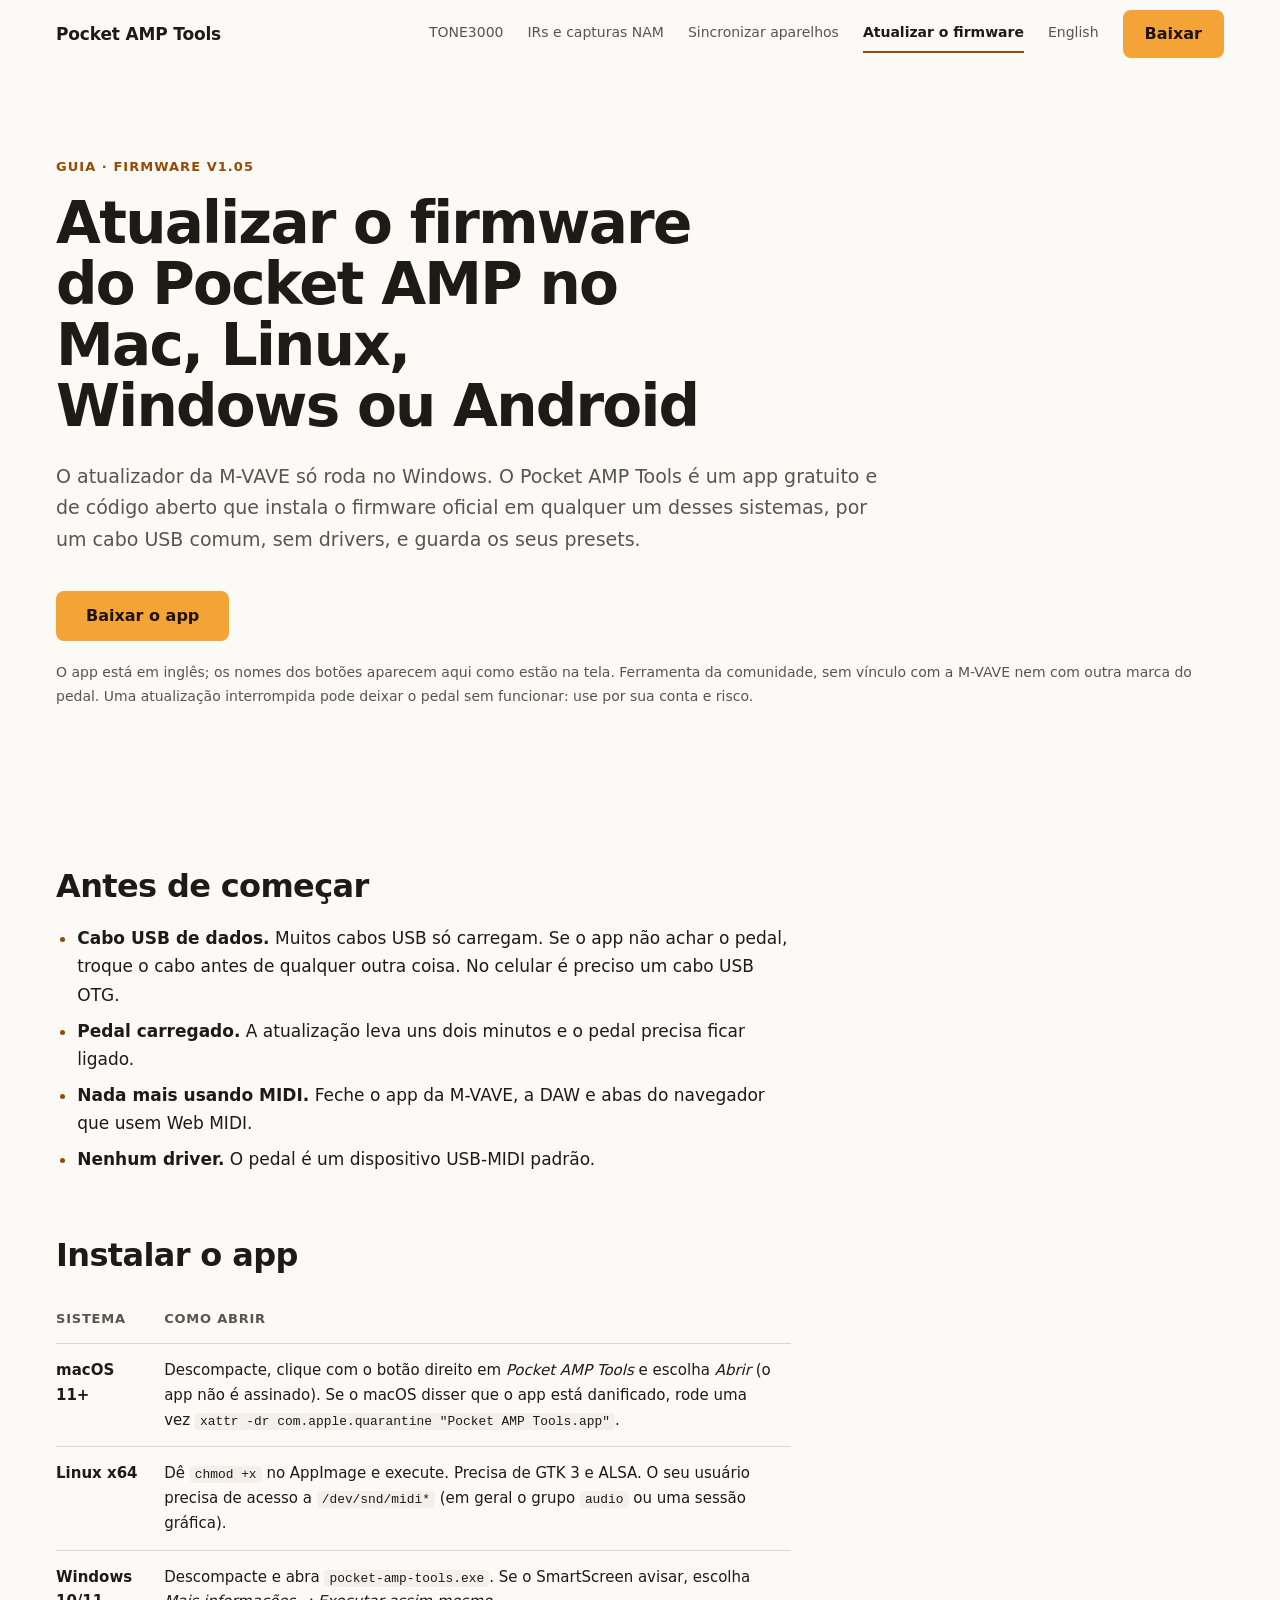
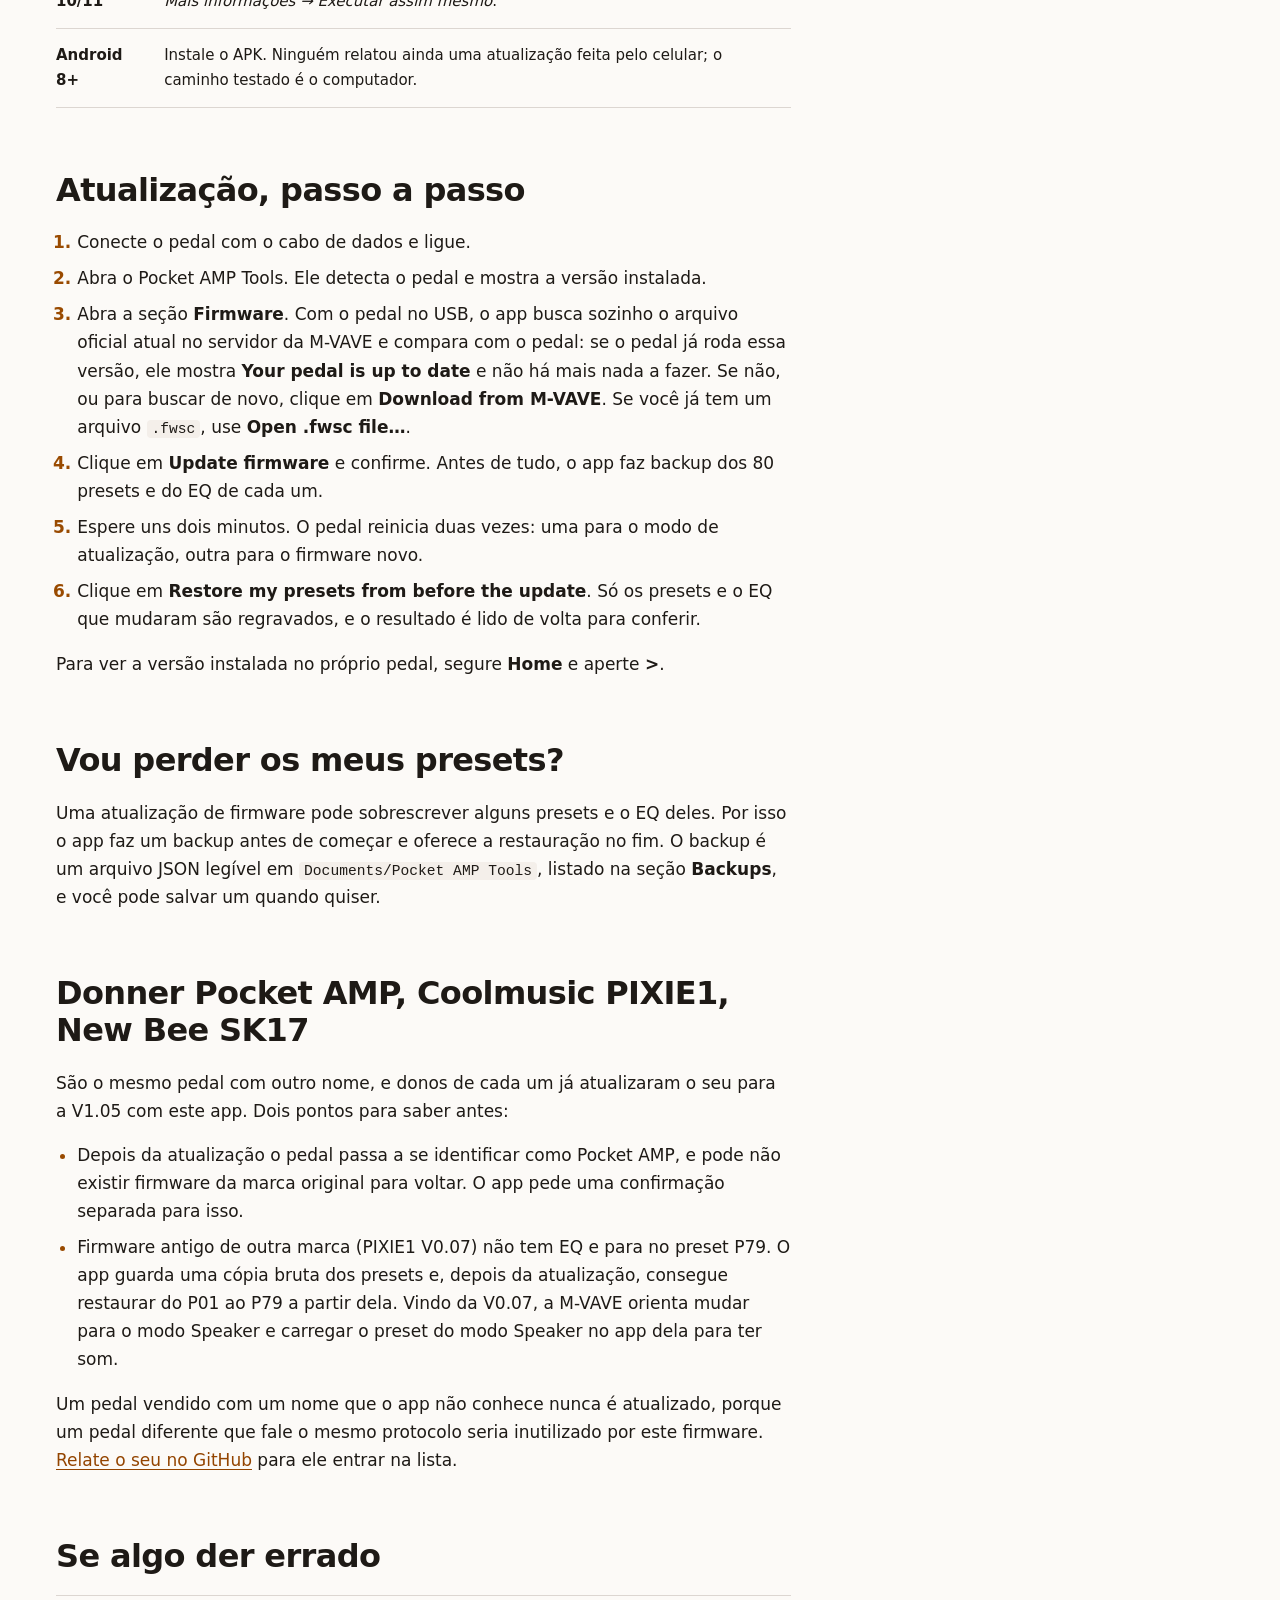
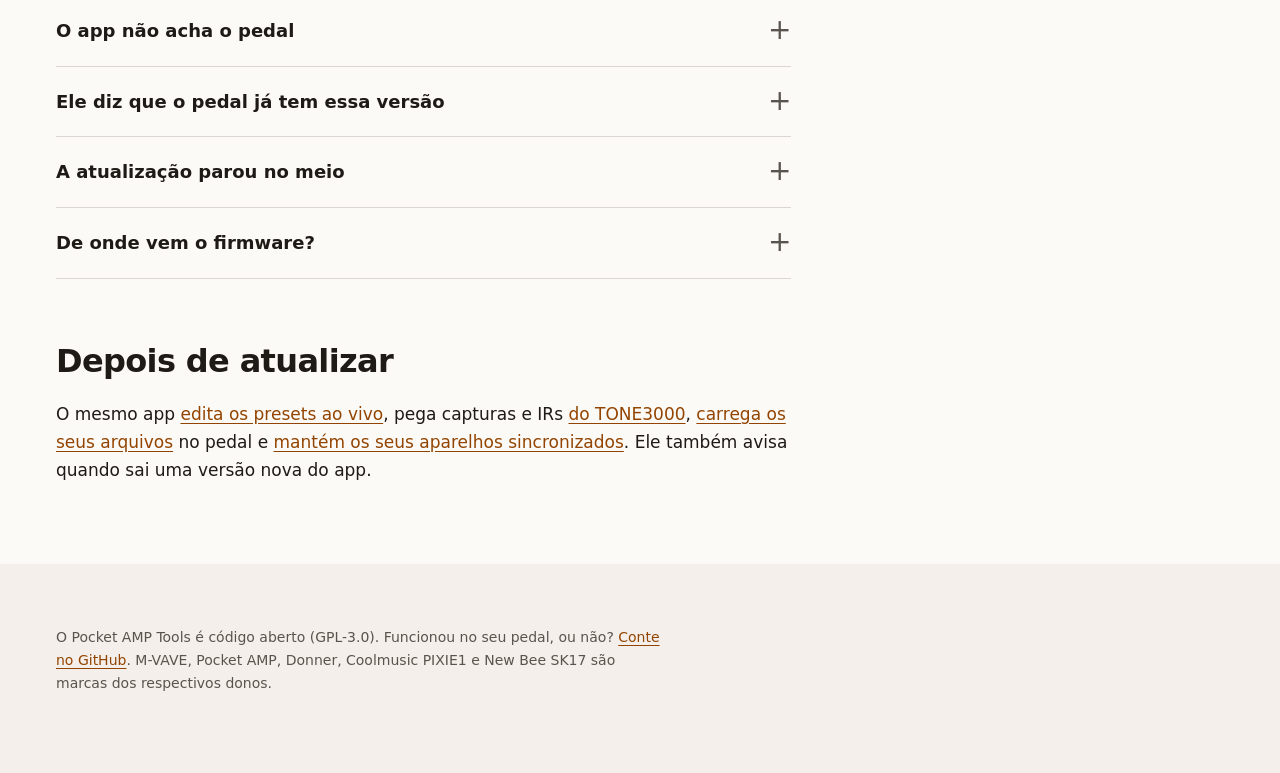
<file: docs/pt-br/atualizar-firmware.html>
<!doctype html>
<html lang="pt-BR">
<head>
<meta charset="utf-8">
<meta name="viewport" content="width=device-width, initial-scale=1">
<title>Atualizar o firmware do Pocket AMP no Mac, Linux, Windows ou Android · Pocket AMP Tools</title>
<meta name="description" content="Passo a passo para atualizar o M-VAVE ou Donner Pocket AMP, o Coolmusic PIXIE1 ou o New Bee SK17 para o firmware V1.05 no macOS, Linux, Windows ou Android, sem perder os presets, e o que fazer se a atualização parar no meio.">
<link rel="canonical" href="https://vitoramaral10.github.io/pocket-amp-tools/pt-br/atualizar-firmware.html">
<link rel="alternate" hreflang="en" href="https://vitoramaral10.github.io/pocket-amp-tools/firmware-update.html">
<link rel="alternate" hreflang="pt-BR" href="https://vitoramaral10.github.io/pocket-amp-tools/pt-br/atualizar-firmware.html">
<link rel="alternate" hreflang="x-default" href="https://vitoramaral10.github.io/pocket-amp-tools/firmware-update.html">
<meta property="og:type" content="article">
<meta property="og:locale" content="pt_BR">
<meta property="og:title" content="Atualizar o firmware do Pocket AMP no Mac, Linux, Windows ou Android">
<meta property="og:description" content="O atualizador da M-VAVE só roda no Windows. Este app gratuito atualiza o pedal em qualquer sistema e guarda os seus presets.">
<meta property="og:url" content="https://vitoramaral10.github.io/pocket-amp-tools/pt-br/atualizar-firmware.html">
<meta property="og:image" content="https://vitoramaral10.github.io/pocket-amp-tools/social-preview.png">
<meta name="twitter:card" content="summary_large_image">
<meta name="color-scheme" content="light dark">
<link rel="icon" type="image/png" href="../icon.png">
<link rel="stylesheet" href="../style.css">
</head>
<body>
<nav class="wrap nav" aria-label="Site">
  <a class="brand" href="./">Pocket AMP Tools</a>
  <a href="tone3000.html">TONE3000</a>
  <a href="ir-nam.html">IRs e capturas NAM</a>
  <a href="sincronizar.html">Sincronizar aparelhos</a>
  <a href="atualizar-firmware.html" aria-current="page">Atualizar o firmware</a>
  <a href="../firmware-update.html" lang="en" hreflang="en">English</a>
  <a class="btn btn-primary" href="https://github.com/vitoramaral10/pocket-amp-tools/releases/latest">Baixar</a>
</nav>
<main>
  <header class="wrap">
    <p class="eyebrow">Guia · firmware V1.05</p>
    <h1>Atualizar o firmware do Pocket AMP no Mac, Linux, Windows ou Android</h1>
    <p class="lead prose">O atualizador da M-VAVE só roda no Windows. O Pocket AMP Tools é um app gratuito e de código aberto que instala o firmware oficial em qualquer um desses sistemas, por um cabo USB comum, sem drivers, e guarda os seus presets.</p>
    <div class="actions">
      <a class="btn btn-primary" href="https://github.com/vitoramaral10/pocket-amp-tools/releases/latest">Baixar o app</a>
    </div>
    <p class="note">O app está em inglês; os nomes dos botões aparecem aqui como estão na tela. Ferramenta da comunidade, sem vínculo com a M-VAVE nem com outra marca do pedal. Uma atualização interrompida pode deixar o pedal sem funcionar: use por sua conta e risco.</p>
  </header>

  <article class="wrap">
    <div class="prose">
      <h2>Antes de começar</h2>
      <ul>
        <li><strong>Cabo USB de dados.</strong> Muitos cabos USB só carregam. Se o app não achar o pedal, troque o cabo antes de qualquer outra coisa. No celular é preciso um cabo USB OTG.</li>
        <li><strong>Pedal carregado.</strong> A atualização leva uns dois minutos e o pedal precisa ficar ligado.</li>
        <li><strong>Nada mais usando MIDI.</strong> Feche o app da M-VAVE, a DAW e abas do navegador que usem Web MIDI.</li>
        <li><strong>Nenhum driver.</strong> O pedal é um dispositivo USB-MIDI padrão.</li>
      </ul>

      <h2>Instalar o app</h2>
      <table>
        <thead><tr><th scope="col">Sistema</th><th scope="col">Como abrir</th></tr></thead>
        <tbody>
          <tr><th scope="row">macOS 11+</th><td>Descompacte, clique com o botão direito em <em>Pocket AMP Tools</em> e escolha <em>Abrir</em> (o app não é assinado). Se o macOS disser que o app está danificado, rode uma vez <code>xattr -dr com.apple.quarantine "Pocket AMP Tools.app"</code>.</td></tr>
          <tr><th scope="row">Linux x64</th><td>Dê <code>chmod +x</code> no AppImage e execute. Precisa de GTK 3 e ALSA. O seu usuário precisa de acesso a <code>/dev/snd/midi*</code> (em geral o grupo <code>audio</code> ou uma sessão gráfica).</td></tr>
          <tr><th scope="row">Windows 10/11</th><td>Descompacte e abra <code>pocket-amp-tools.exe</code>. Se o SmartScreen avisar, escolha <em>Mais informações → Executar assim mesmo</em>.</td></tr>
          <tr><th scope="row">Android 8+</th><td>Instale o APK. Ninguém relatou ainda uma atualização feita pelo celular; o caminho testado é o computador.</td></tr>
        </tbody>
      </table>

      <h2>Atualização, passo a passo</h2>
      <ol>
        <li>Conecte o pedal com o cabo de dados e ligue.</li>
        <li>Abra o Pocket AMP Tools. Ele detecta o pedal e mostra a versão instalada.</li>
        <li>Abra a seção <strong>Firmware</strong>. Com o pedal no USB, o app busca sozinho o arquivo oficial atual no servidor da M-VAVE e compara com o pedal: se o pedal já roda essa versão, ele mostra <strong>Your pedal is up to date</strong> e não há mais nada a fazer. Se não, ou para buscar de novo, clique em <strong>Download from M-VAVE</strong>. Se você já tem um arquivo <code>.fwsc</code>, use <strong>Open .fwsc file…</strong>.</li>
        <li>Clique em <strong>Update firmware</strong> e confirme. Antes de tudo, o app faz backup dos 80 presets e do EQ de cada um.</li>
        <li>Espere uns dois minutos. O pedal reinicia duas vezes: uma para o modo de atualização, outra para o firmware novo.</li>
        <li>Clique em <strong>Restore my presets from before the update</strong>. Só os presets e o EQ que mudaram são regravados, e o resultado é lido de volta para conferir.</li>
      </ol>
      <p>Para ver a versão instalada no próprio pedal, segure <strong>Home</strong> e aperte <strong>&gt;</strong>.</p>

      <h2>Vou perder os meus presets?</h2>
      <p>Uma atualização de firmware pode sobrescrever alguns presets e o EQ deles. Por isso o app faz um backup antes de começar e oferece a restauração no fim. O backup é um arquivo JSON legível em <code>Documents/Pocket AMP Tools</code>, listado na seção <strong>Backups</strong>, e você pode salvar um quando quiser.</p>

      <h2>Donner Pocket AMP, Coolmusic PIXIE1, New Bee SK17</h2>
      <p>São o mesmo pedal com outro nome, e donos de cada um já atualizaram o seu para a V1.05 com este app. Dois pontos para saber antes:</p>
      <ul>
        <li>Depois da atualização o pedal passa a se identificar como Pocket AMP, e pode não existir firmware da marca original para voltar. O app pede uma confirmação separada para isso.</li>
        <li>Firmware antigo de outra marca (PIXIE1 V0.07) não tem EQ e para no preset P79. O app guarda uma cópia bruta dos presets e, depois da atualização, consegue restaurar do P01 ao P79 a partir dela. Vindo da V0.07, a M-VAVE orienta mudar para o modo Speaker e carregar o preset do modo Speaker no app dela para ter som.</li>
      </ul>
      <p>Um pedal vendido com um nome que o app não conhece nunca é atualizado, porque um pedal diferente que fale o mesmo protocolo seria inutilizado por este firmware. <a href="https://github.com/vitoramaral10/pocket-amp-tools/issues/new/choose">Relate o seu no GitHub</a> para ele entrar na lista.</p>

      <h2>Se algo der errado</h2>
      <details><summary>O app não acha o pedal</summary>
        <p>Tente outro cabo (muitos só carregam) e outra porta USB, e confira se nenhum outro programa está com a porta MIDI aberta. No Windows só um programa por vez consegue abrir um dispositivo MIDI.</p></details>
      <details><summary>Ele diz que o pedal já tem essa versão</summary>
        <p>O Pocket AMP não reinstala o firmware que já tem. O app confere a versão antes e avisa, em vez de começar.</p></details>
      <details><summary>A atualização parou no meio</summary>
        <p>Não desconecte o pedal com pressa. Reconecte, abra o app de novo e clique em <strong>Detect pedal</strong>. Um pedal parado no modo de atualização aparece como <em>update mode</em>, e <strong>Resume update</strong> grava o firmware outra vez a partir dali. No Windows, dois donos viram a primeira tentativa parar no modo de atualização e a segunda terminar.</p></details>
      <details><summary>De onde vem o firmware?</summary>
        <p>Da M-VAVE. O app baixa o arquivo oficial e confere o pacote, a identidade do pedal e cada pacote enviado antes de gravar qualquer coisa. Ele não distribui nem modifica o firmware.</p></details>

      <h2>Depois de atualizar</h2>
      <p>O mesmo app <a href="./">edita os presets ao vivo</a>, pega capturas e IRs <a href="tone3000.html">do TONE3000</a>, <a href="ir-nam.html">carrega os seus arquivos</a> no pedal e <a href="sincronizar.html">mantém os seus aparelhos sincronizados</a>. Ele também avisa quando sai uma versão nova do app.</p>
    </div>
  </article>
</main>
<footer class="wrap">
  <p class="prose">O Pocket AMP Tools é código aberto (GPL-3.0). Funcionou no seu pedal, ou não? <a href="https://github.com/vitoramaral10/pocket-amp-tools/issues/new/choose">Conte no GitHub</a>. M-VAVE, Pocket AMP, Donner, Coolmusic PIXIE1 e New Bee SK17 são marcas dos respectivos donos.</p>
</footer>
</body>
</html>
</file>
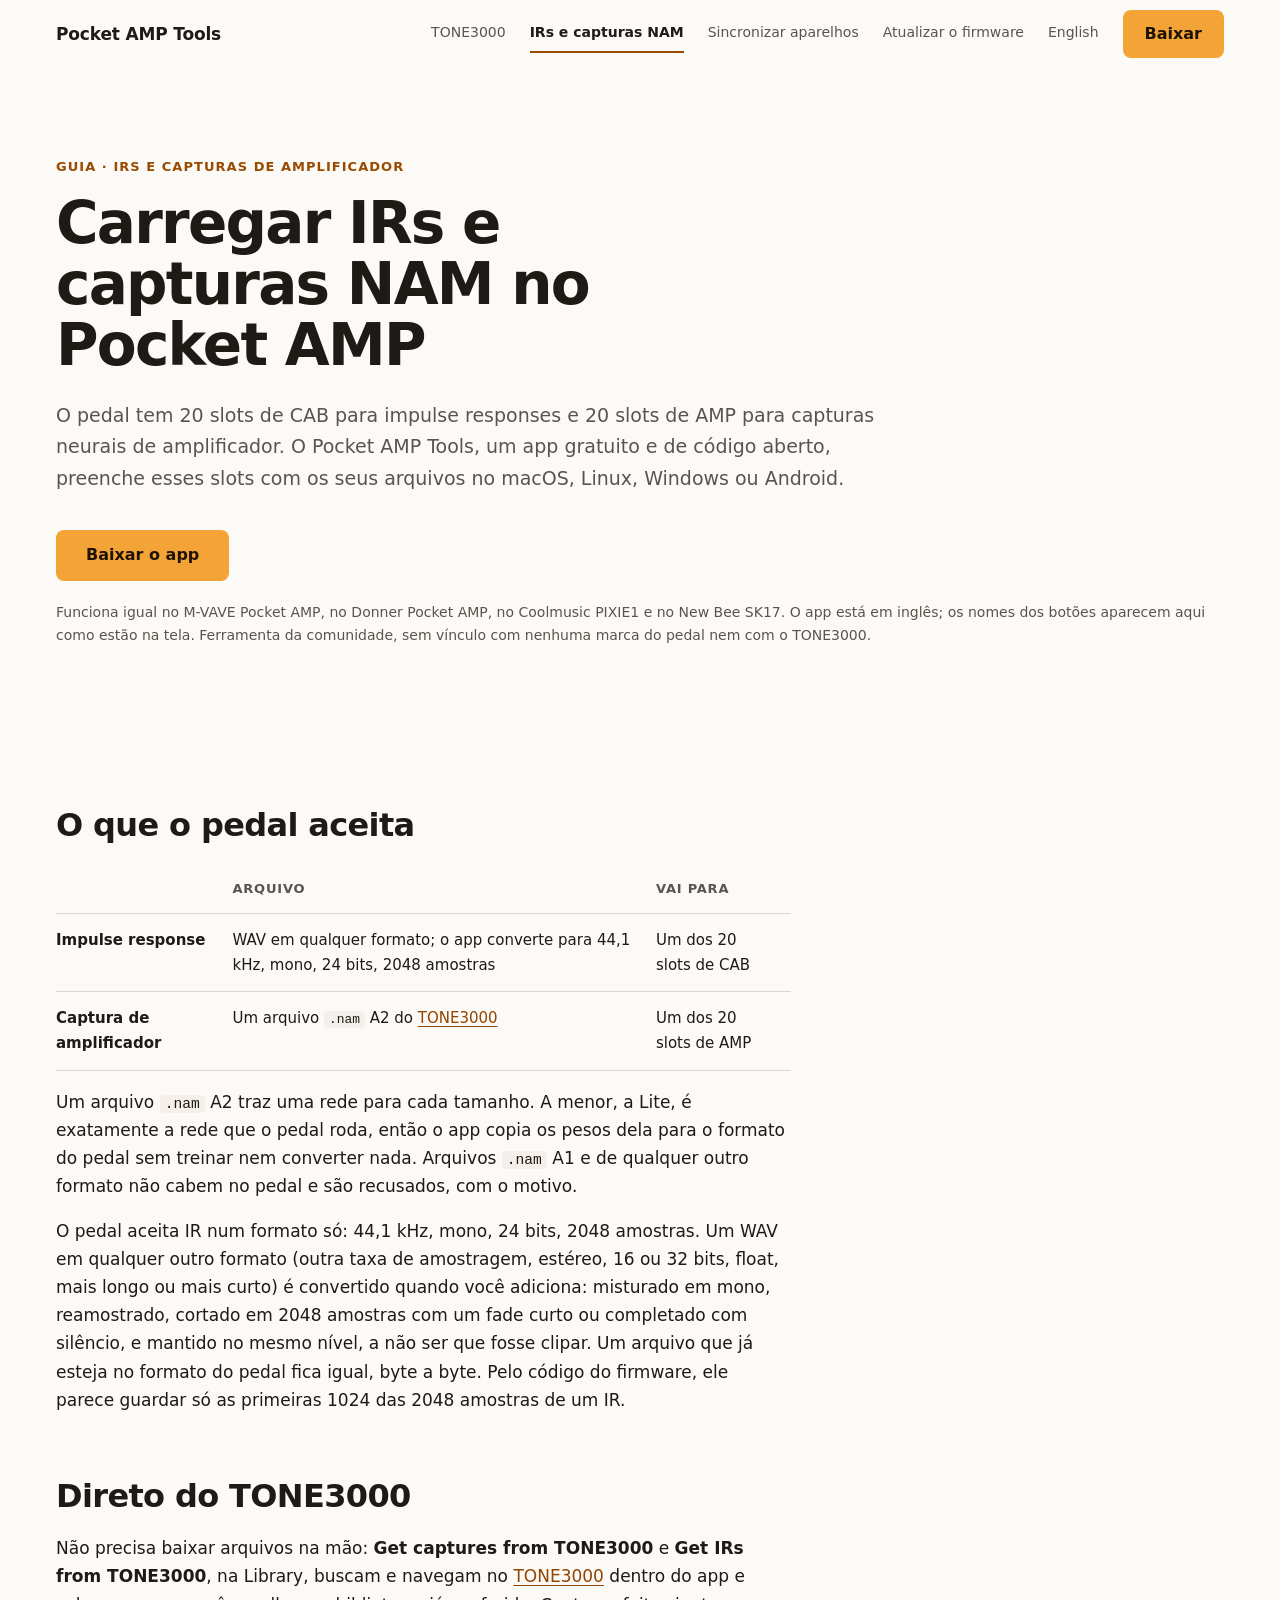
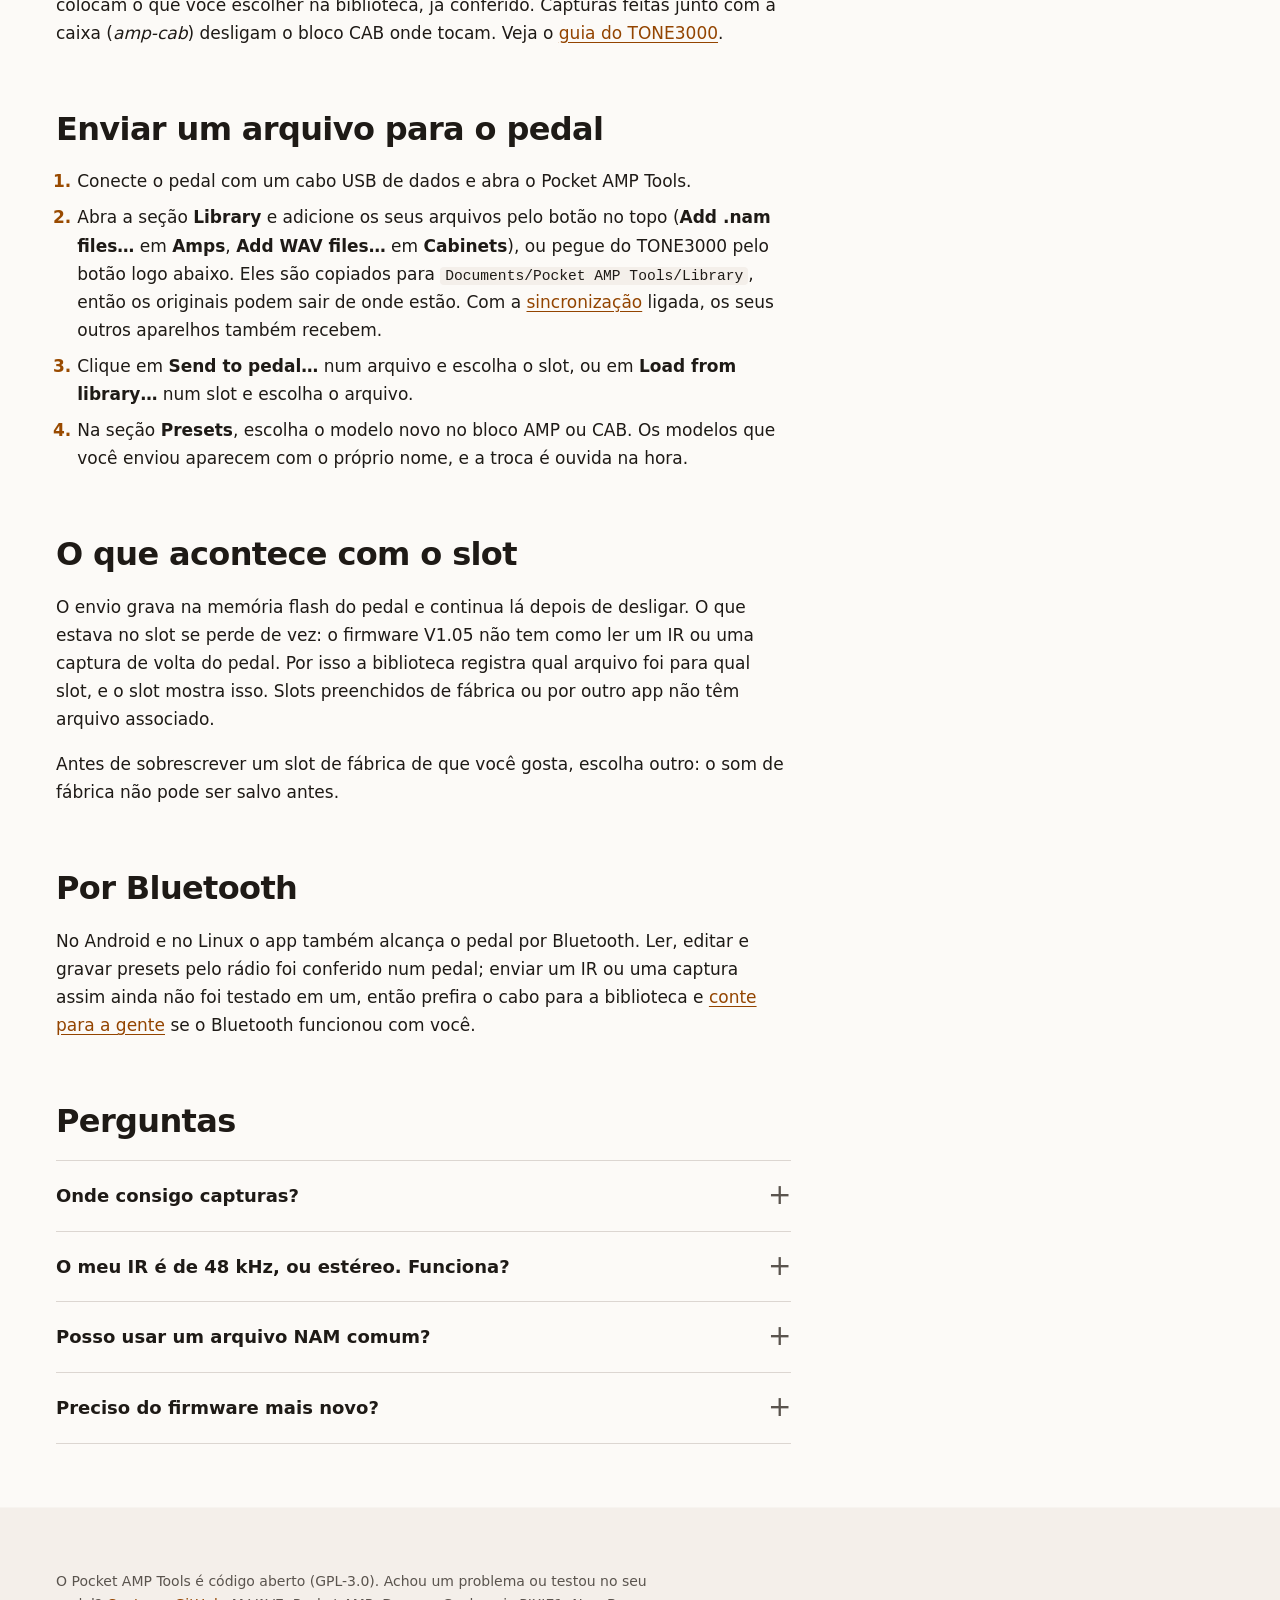
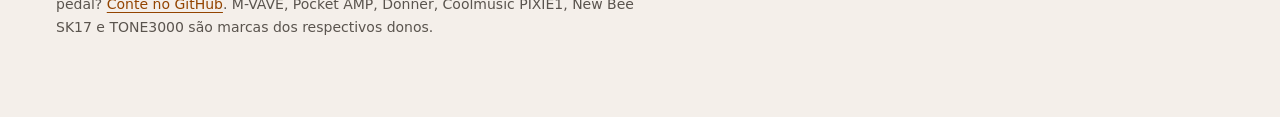
<file: docs/pt-br/ir-nam.html>
<!doctype html>
<html lang="pt-BR">
<head>
<meta charset="utf-8">
<meta name="viewport" content="width=device-width, initial-scale=1">
<title>Carregar IRs e capturas NAM no Pocket AMP · Pocket AMP Tools</title>
<meta name="description" content="Como enviar impulse responses em qualquer formato de WAV e capturas NAM do TONE3000 para os 20 slots de CAB e os 20 de AMP do M-VAVE ou Donner Pocket AMP, do Coolmusic PIXIE1 ou do New Bee SK17, no macOS, Linux, Windows ou Android.">
<link rel="canonical" href="https://vitoramaral10.github.io/pocket-amp-tools/pt-br/ir-nam.html">
<link rel="alternate" hreflang="en" href="https://vitoramaral10.github.io/pocket-amp-tools/ir-nam.html">
<link rel="alternate" hreflang="pt-BR" href="https://vitoramaral10.github.io/pocket-amp-tools/pt-br/ir-nam.html">
<link rel="alternate" hreflang="x-default" href="https://vitoramaral10.github.io/pocket-amp-tools/ir-nam.html">
<meta property="og:type" content="article">
<meta property="og:locale" content="pt_BR">
<meta property="og:title" content="Carregar IRs e capturas NAM no Pocket AMP">
<meta property="og:description" content="Envie impulse responses em WAV e capturas NAM do TONE3000 para os slots de CAB e AMP do pedal com um app gratuito e de código aberto.">
<meta property="og:url" content="https://vitoramaral10.github.io/pocket-amp-tools/pt-br/ir-nam.html">
<meta property="og:image" content="https://vitoramaral10.github.io/pocket-amp-tools/social-preview.png">
<meta name="twitter:card" content="summary_large_image">
<meta name="color-scheme" content="light dark">
<link rel="icon" type="image/png" href="../icon.png">
<link rel="stylesheet" href="../style.css">
</head>
<body>
<nav class="wrap nav" aria-label="Site">
  <a class="brand" href="./">Pocket AMP Tools</a>
  <a href="tone3000.html">TONE3000</a>
  <a href="ir-nam.html" aria-current="page">IRs e capturas NAM</a>
  <a href="sincronizar.html">Sincronizar aparelhos</a>
  <a href="atualizar-firmware.html">Atualizar o firmware</a>
  <a href="../ir-nam.html" lang="en" hreflang="en">English</a>
  <a class="btn btn-primary" href="https://github.com/vitoramaral10/pocket-amp-tools/releases/latest">Baixar</a>
</nav>
<main>
  <header class="wrap">
    <p class="eyebrow">Guia · IRs e capturas de amplificador</p>
    <h1>Carregar IRs e capturas NAM no Pocket AMP</h1>
    <p class="lead prose">O pedal tem 20 slots de CAB para impulse responses e 20 slots de AMP para capturas neurais de amplificador. O Pocket AMP Tools, um app gratuito e de código aberto, preenche esses slots com os seus arquivos no macOS, Linux, Windows ou Android.</p>
    <div class="actions">
      <a class="btn btn-primary" href="https://github.com/vitoramaral10/pocket-amp-tools/releases/latest">Baixar o app</a>
    </div>
    <p class="note">Funciona igual no M-VAVE Pocket AMP, no Donner Pocket AMP, no Coolmusic PIXIE1 e no New Bee SK17. O app está em inglês; os nomes dos botões aparecem aqui como estão na tela. Ferramenta da comunidade, sem vínculo com nenhuma marca do pedal nem com o TONE3000.</p>
  </header>

  <article class="wrap">
    <div class="prose">
      <h2>O que o pedal aceita</h2>
      <table>
        <thead><tr><th scope="col"></th><th scope="col">Arquivo</th><th scope="col">Vai para</th></tr></thead>
        <tbody>
          <tr><th scope="row">Impulse response</th><td>WAV em qualquer formato; o app converte para 44,1 kHz, mono, 24 bits, 2048 amostras</td><td>Um dos 20 slots de CAB</td></tr>
          <tr><th scope="row">Captura de amplificador</th><td>Um arquivo <code>.nam</code> A2 do <a href="https://www.tone3000.com">TONE3000</a></td><td>Um dos 20 slots de AMP</td></tr>
        </tbody>
      </table>
      <p>Um arquivo <code>.nam</code> A2 traz uma rede para cada tamanho. A menor, a Lite, é exatamente a rede que o pedal roda, então o app copia os pesos dela para o formato do pedal sem treinar nem converter nada. Arquivos <code>.nam</code> A1 e de qualquer outro formato não cabem no pedal e são recusados, com o motivo.</p>
      <p>O pedal aceita IR num formato só: 44,1 kHz, mono, 24 bits, 2048 amostras. Um WAV em qualquer outro formato (outra taxa de amostragem, estéreo, 16 ou 32 bits, float, mais longo ou mais curto) é convertido quando você adiciona: misturado em mono, reamostrado, cortado em 2048 amostras com um fade curto ou completado com silêncio, e mantido no mesmo nível, a não ser que fosse clipar. Um arquivo que já esteja no formato do pedal fica igual, byte a byte. Pelo código do firmware, ele parece guardar só as primeiras 1024 das 2048 amostras de um IR.</p>

      <h2>Direto do TONE3000</h2>
      <p>Não precisa baixar arquivos na mão: <strong>Get captures from TONE3000</strong> e <strong>Get IRs from TONE3000</strong>, na Library, buscam e navegam no <a href="https://www.tone3000.com">TONE3000</a> dentro do app e colocam o que você escolher na biblioteca, já conferido. Capturas feitas junto com a caixa (<em>amp-cab</em>) desligam o bloco CAB onde tocam. Veja o <a href="tone3000.html">guia do TONE3000</a>.</p>

      <h2>Enviar um arquivo para o pedal</h2>
      <ol>
        <li>Conecte o pedal com um cabo USB de dados e abra o Pocket AMP Tools.</li>
        <li>Abra a seção <strong>Library</strong> e adicione os seus arquivos pelo botão no topo (<strong>Add .nam files…</strong> em <strong>Amps</strong>, <strong>Add WAV files…</strong> em <strong>Cabinets</strong>), ou pegue do TONE3000 pelo botão logo abaixo. Eles são copiados para <code>Documents/Pocket AMP Tools/Library</code>, então os originais podem sair de onde estão. Com a <a href="sincronizar.html">sincronização</a> ligada, os seus outros aparelhos também recebem.</li>
        <li>Clique em <strong>Send to pedal…</strong> num arquivo e escolha o slot, ou em <strong>Load from library…</strong> num slot e escolha o arquivo.</li>
        <li>Na seção <strong>Presets</strong>, escolha o modelo novo no bloco AMP ou CAB. Os modelos que você enviou aparecem com o próprio nome, e a troca é ouvida na hora.</li>
      </ol>

      <h2>O que acontece com o slot</h2>
      <p>O envio grava na memória flash do pedal e continua lá depois de desligar. O que estava no slot se perde de vez: o firmware V1.05 não tem como ler um IR ou uma captura de volta do pedal. Por isso a biblioteca registra qual arquivo foi para qual slot, e o slot mostra isso. Slots preenchidos de fábrica ou por outro app não têm arquivo associado.</p>
      <p>Antes de sobrescrever um slot de fábrica de que você gosta, escolha outro: o som de fábrica não pode ser salvo antes.</p>

      <h2>Por Bluetooth</h2>
      <p>No Android e no Linux o app também alcança o pedal por Bluetooth. Ler, editar e gravar presets pelo rádio foi conferido num pedal; enviar um IR ou uma captura assim ainda não foi testado em um, então prefira o cabo para a biblioteca e <a href="https://github.com/vitoramaral10/pocket-amp-tools/issues/new/choose">conte para a gente</a> se o Bluetooth funcionou com você.</p>

      <h2>Perguntas</h2>
      <details><summary>Onde consigo capturas?</summary>
        <p>O <a href="https://www.tone3000.com">TONE3000</a> hospeda capturas NAM gratuitas de amplificadores e pedais, e o app mostra o TONE3000 dentro da Library, listando só as capturas A2 que o pedal consegue tocar. Veja o <a href="tone3000.html">guia do TONE3000</a>.</p></details>
      <details><summary>O meu IR é de 48 kHz, ou estéreo. Funciona?</summary>
        <p>Sim. O app converte para o formato do pedal quando você adiciona, e avisa se o arquivo não puder ser lido.</p></details>
      <details><summary>Posso usar um arquivo NAM comum?</summary>
        <p>Só arquivos A2. O pedal roda uma rede pequena e fixa, e um arquivo A2 já traz essa rede. Qualquer outro <code>.nam</code> teria de ser treinado de novo nesse formato, o que o app não faz.</p></details>
      <details><summary>Preciso do firmware mais novo?</summary>
        <p>O envio foi medido na V1.05. Se o seu pedal roda uma versão mais antiga, <a href="atualizar-firmware.html">atualize primeiro</a> com o mesmo app.</p></details>
    </div>
  </article>
</main>
<footer class="wrap">
  <p class="prose">O Pocket AMP Tools é código aberto (GPL-3.0). Achou um problema ou testou no seu pedal? <a href="https://github.com/vitoramaral10/pocket-amp-tools/issues/new/choose">Conte no GitHub</a>. M-VAVE, Pocket AMP, Donner, Coolmusic PIXIE1, New Bee SK17 e TONE3000 são marcas dos respectivos donos.</p>
</footer>
</body>
</html>
</file>
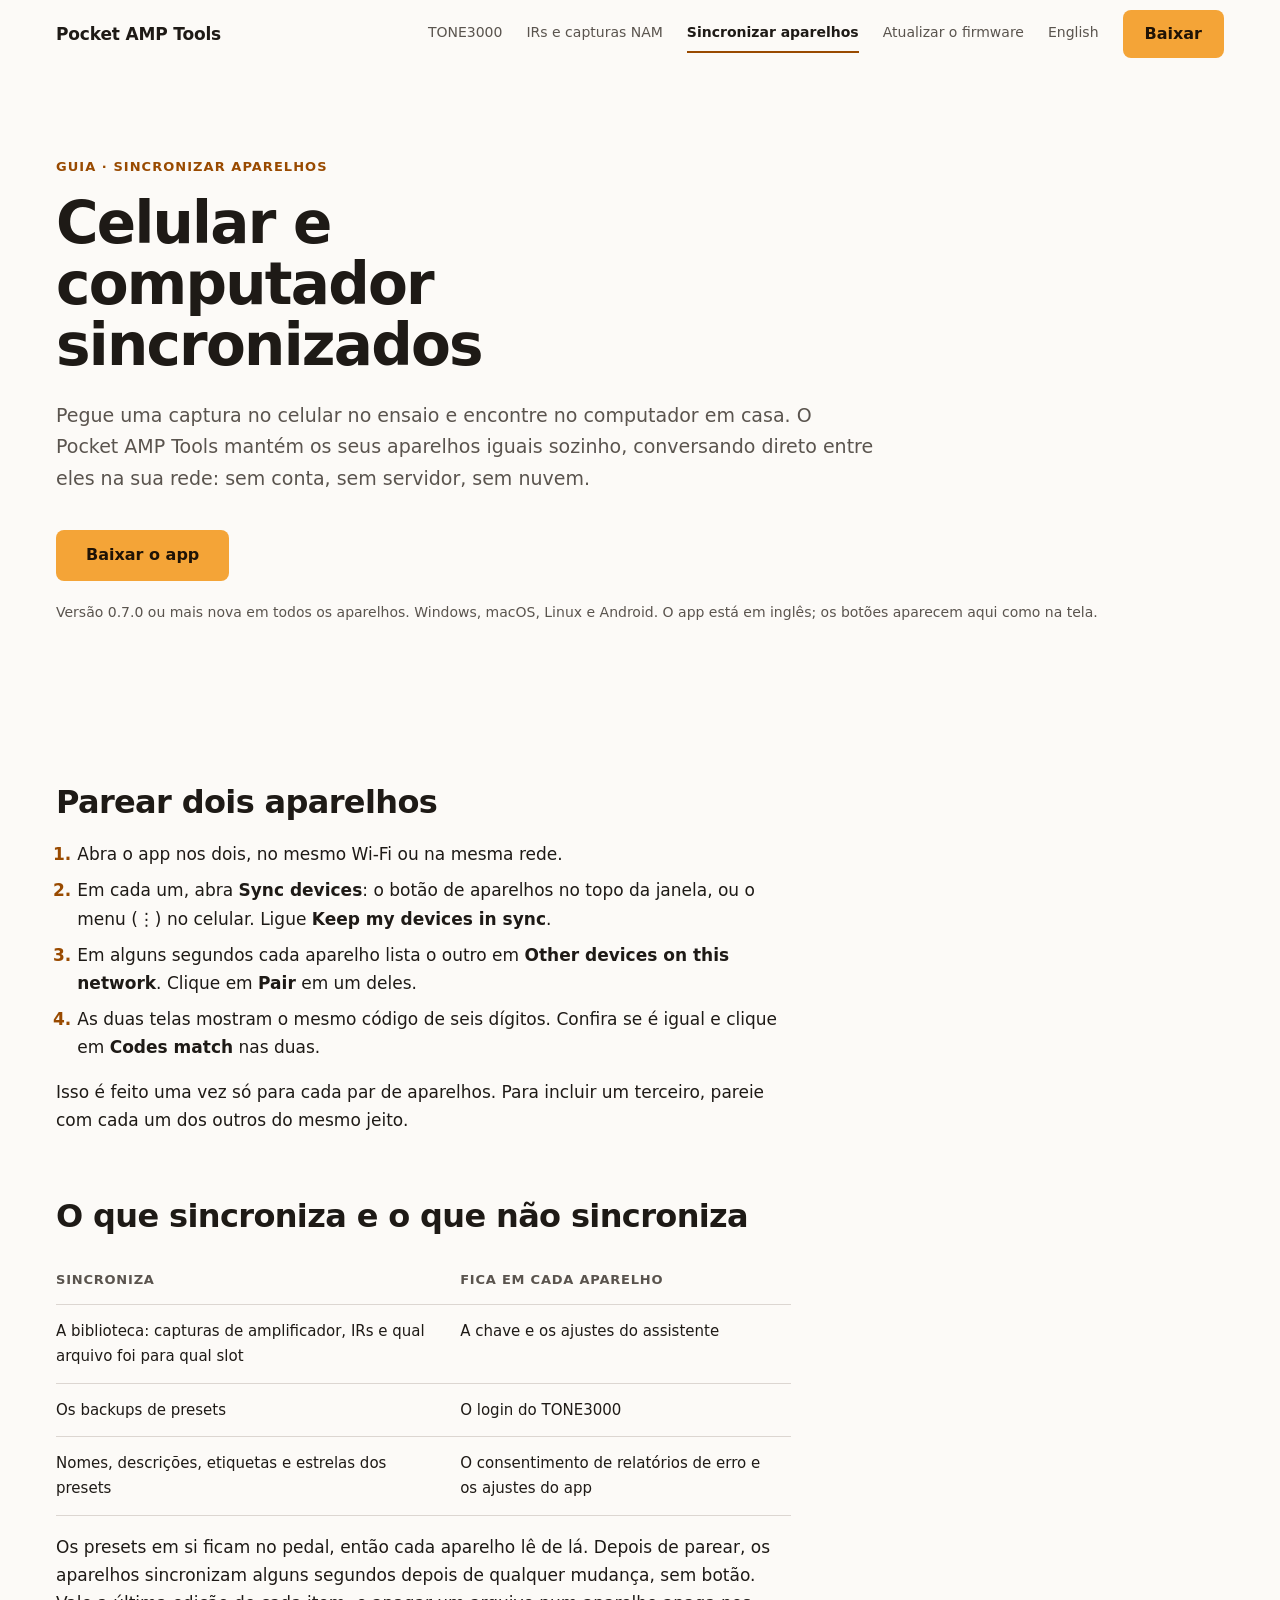
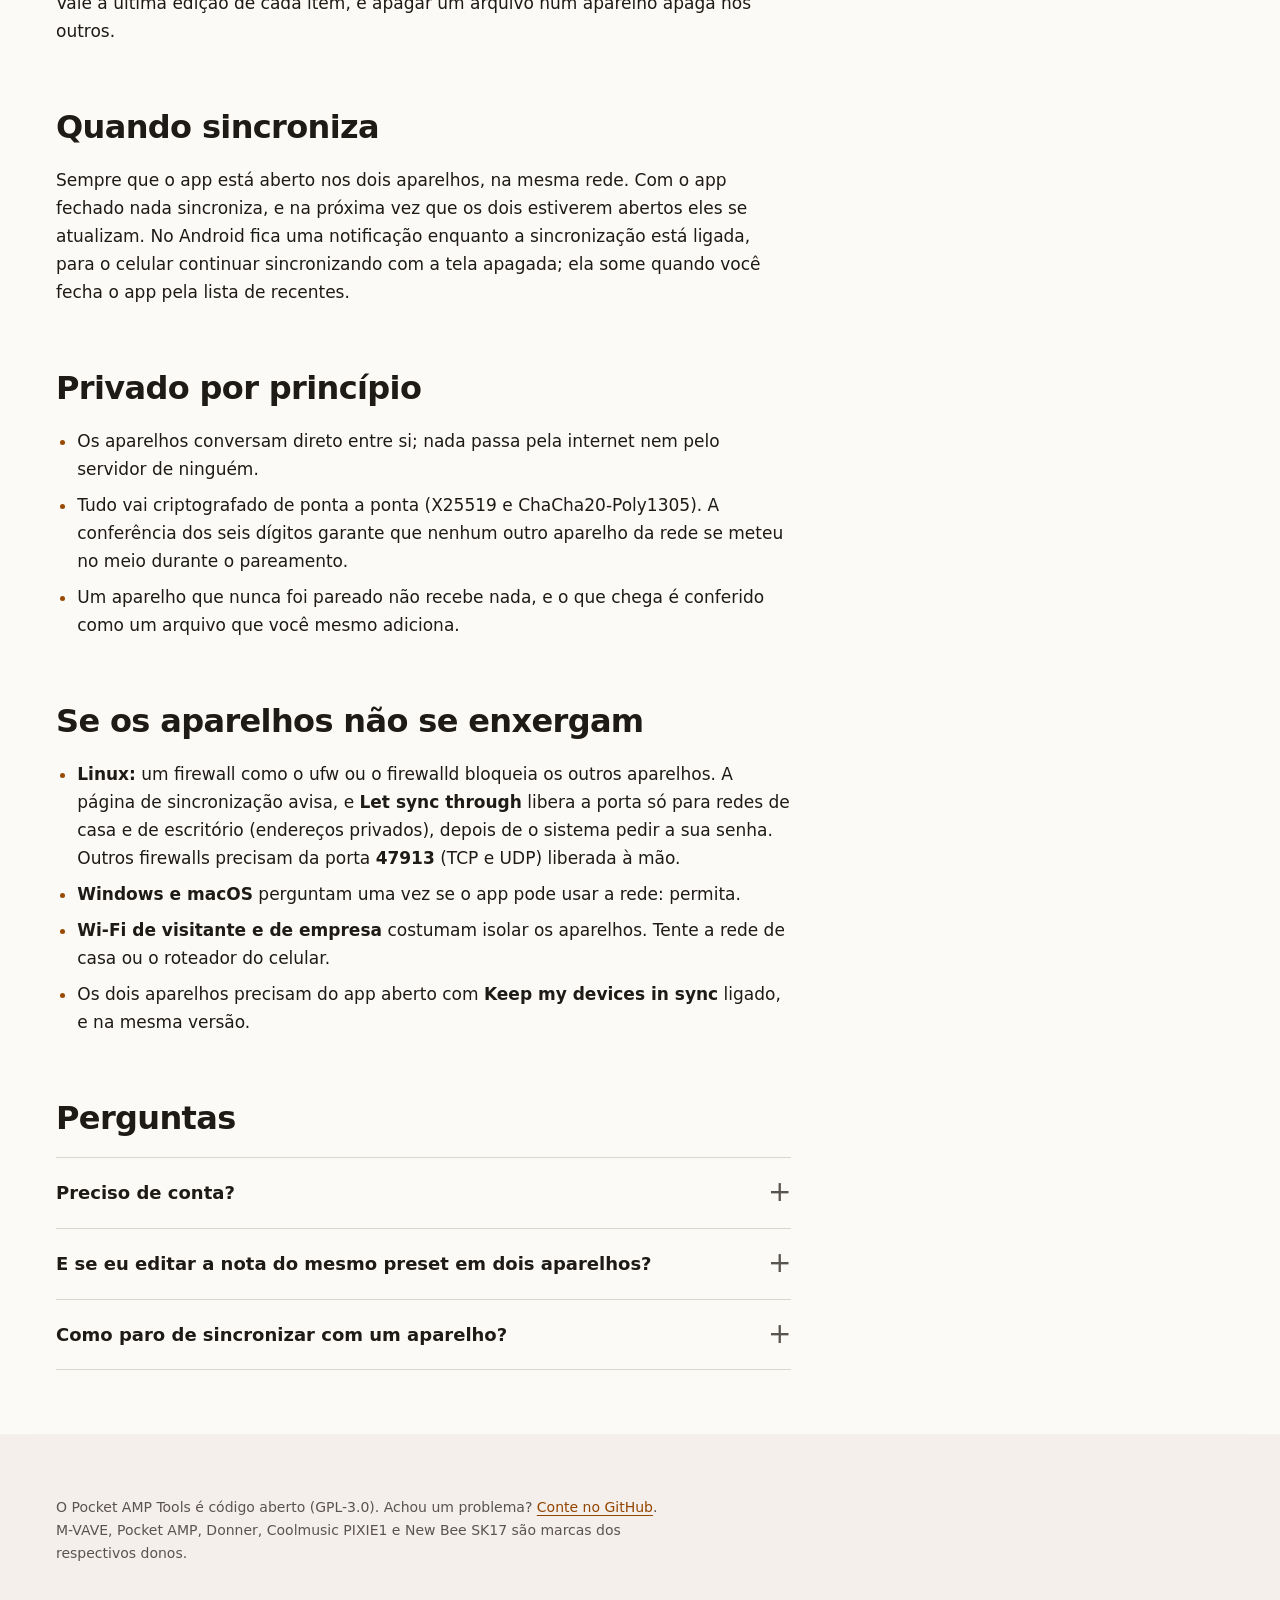
<file: docs/pt-br/sincronizar.html>
<!doctype html>
<html lang="pt-BR">
<head>
<meta charset="utf-8">
<meta name="viewport" content="width=device-width, initial-scale=1">
<title>Celular e computador sincronizados · Pocket AMP Tools</title>
<meta name="description" content="Pareie o celular e o computador uma vez e o Pocket AMP Tools mantém a biblioteca do Pocket AMP, os backups e as notas dos presets iguais nos dois, na sua própria rede, com criptografia, sem conta nem servidor.">
<link rel="canonical" href="https://vitoramaral10.github.io/pocket-amp-tools/pt-br/sincronizar.html">
<link rel="alternate" hreflang="en" href="https://vitoramaral10.github.io/pocket-amp-tools/sync.html">
<link rel="alternate" hreflang="pt-BR" href="https://vitoramaral10.github.io/pocket-amp-tools/pt-br/sincronizar.html">
<link rel="alternate" hreflang="x-default" href="https://vitoramaral10.github.io/pocket-amp-tools/sync.html">
<meta property="og:type" content="article">
<meta property="og:locale" content="pt_BR">
<meta property="og:title" content="Celular e computador sincronizados">
<meta property="og:description" content="A biblioteca do Pocket AMP, os backups e as notas dos presets em todos os seus aparelhos, sincronizados na sua rede, sem conta nem servidor.">
<meta property="og:url" content="https://vitoramaral10.github.io/pocket-amp-tools/pt-br/sincronizar.html">
<meta property="og:image" content="https://vitoramaral10.github.io/pocket-amp-tools/social-preview.png">
<meta name="twitter:card" content="summary_large_image">
<meta name="color-scheme" content="light dark">
<link rel="icon" type="image/png" href="../icon.png">
<link rel="stylesheet" href="../style.css">
</head>
<body>
<nav class="wrap nav" aria-label="Site">
  <a class="brand" href="./">Pocket AMP Tools</a>
  <a href="tone3000.html">TONE3000</a>
  <a href="ir-nam.html">IRs e capturas NAM</a>
  <a href="sincronizar.html" aria-current="page">Sincronizar aparelhos</a>
  <a href="atualizar-firmware.html">Atualizar o firmware</a>
  <a href="../sync.html" lang="en" hreflang="en">English</a>
  <a class="btn btn-primary" href="https://github.com/vitoramaral10/pocket-amp-tools/releases/latest">Baixar</a>
</nav>
<main>
  <header class="wrap">
    <p class="eyebrow">Guia · Sincronizar aparelhos</p>
    <h1>Celular e computador sincronizados</h1>
    <p class="lead prose">Pegue uma captura no celular no ensaio e encontre no computador em casa. O Pocket AMP Tools mantém os seus aparelhos iguais sozinho, conversando direto entre eles na sua rede: sem conta, sem servidor, sem nuvem.</p>
    <div class="actions">
      <a class="btn btn-primary" href="https://github.com/vitoramaral10/pocket-amp-tools/releases/latest">Baixar o app</a>
    </div>
    <p class="note">Versão 0.7.0 ou mais nova em todos os aparelhos. Windows, macOS, Linux e Android. O app está em inglês; os botões aparecem aqui como na tela.</p>
  </header>

  <article class="wrap">
    <div class="prose">
      <h2>Parear dois aparelhos</h2>
      <ol>
        <li>Abra o app nos dois, no mesmo Wi-Fi ou na mesma rede.</li>
        <li>Em cada um, abra <strong>Sync devices</strong>: o botão de aparelhos no topo da janela, ou o menu (⋮) no celular. Ligue <strong>Keep my devices in sync</strong>.</li>
        <li>Em alguns segundos cada aparelho lista o outro em <strong>Other devices on this network</strong>. Clique em <strong>Pair</strong> em um deles.</li>
        <li>As duas telas mostram o mesmo código de seis dígitos. Confira se é igual e clique em <strong>Codes match</strong> nas duas.</li>
      </ol>
      <p>Isso é feito uma vez só para cada par de aparelhos. Para incluir um terceiro, pareie com cada um dos outros do mesmo jeito.</p>

      <h2>O que sincroniza e o que não sincroniza</h2>
      <table>
        <thead><tr><th scope="col">Sincroniza</th><th scope="col">Fica em cada aparelho</th></tr></thead>
        <tbody>
          <tr><td>A biblioteca: capturas de amplificador, IRs e qual arquivo foi para qual slot</td><td>A chave e os ajustes do assistente</td></tr>
          <tr><td>Os backups de presets</td><td>O login do TONE3000</td></tr>
          <tr><td>Nomes, descrições, etiquetas e estrelas dos presets</td><td>O consentimento de relatórios de erro e os ajustes do app</td></tr>
        </tbody>
      </table>
      <p>Os presets em si ficam no pedal, então cada aparelho lê de lá. Depois de parear, os aparelhos sincronizam alguns segundos depois de qualquer mudança, sem botão. Vale a última edição de cada item, e apagar um arquivo num aparelho apaga nos outros.</p>

      <h2>Quando sincroniza</h2>
      <p>Sempre que o app está aberto nos dois aparelhos, na mesma rede. Com o app fechado nada sincroniza, e na próxima vez que os dois estiverem abertos eles se atualizam. No Android fica uma notificação enquanto a sincronização está ligada, para o celular continuar sincronizando com a tela apagada; ela some quando você fecha o app pela lista de recentes.</p>

      <h2>Privado por princípio</h2>
      <ul>
        <li>Os aparelhos conversam direto entre si; nada passa pela internet nem pelo servidor de ninguém.</li>
        <li>Tudo vai criptografado de ponta a ponta (X25519 e ChaCha20-Poly1305). A conferência dos seis dígitos garante que nenhum outro aparelho da rede se meteu no meio durante o pareamento.</li>
        <li>Um aparelho que nunca foi pareado não recebe nada, e o que chega é conferido como um arquivo que você mesmo adiciona.</li>
      </ul>

      <h2>Se os aparelhos não se enxergam</h2>
      <ul>
        <li><strong>Linux:</strong> um firewall como o ufw ou o firewalld bloqueia os outros aparelhos. A página de sincronização avisa, e <strong>Let sync through</strong> libera a porta só para redes de casa e de escritório (endereços privados), depois de o sistema pedir a sua senha. Outros firewalls precisam da porta <strong>47913</strong> (TCP e UDP) liberada à mão.</li>
        <li><strong>Windows e macOS</strong> perguntam uma vez se o app pode usar a rede: permita.</li>
        <li><strong>Wi-Fi de visitante e de empresa</strong> costumam isolar os aparelhos. Tente a rede de casa ou o roteador do celular.</li>
        <li>Os dois aparelhos precisam do app aberto com <strong>Keep my devices in sync</strong> ligado, e na mesma versão.</li>
      </ul>

      <h2>Perguntas</h2>
      <details><summary>Preciso de conta?</summary>
        <p>Não. O pareamento é entre os seus aparelhos, e nada fica guardado em outro lugar.</p></details>
      <details><summary>E se eu editar a nota do mesmo preset em dois aparelhos?</summary>
        <p>Vale a edição mais recente quando eles sincronizarem. Quem decide o que é mais recente são os relógios dos aparelhos, então deixe-os na hora automática.</p></details>
      <details><summary>Como paro de sincronizar com um aparelho?</summary>
        <p>Clique no botão de desvincular ao lado dele em <strong>Paired devices</strong> e confirme. Nada é apagado em nenhum dos dois; esqueça-o no outro também, ou pareie de novo depois.</p></details>
    </div>
  </article>
</main>
<footer class="wrap">
  <p class="prose">O Pocket AMP Tools é código aberto (GPL-3.0). Achou um problema? <a href="https://github.com/vitoramaral10/pocket-amp-tools/issues/new/choose">Conte no GitHub</a>. M-VAVE, Pocket AMP, Donner, Coolmusic PIXIE1 e New Bee SK17 são marcas dos respectivos donos.</p>
</footer>
</body>
</html>
</file>
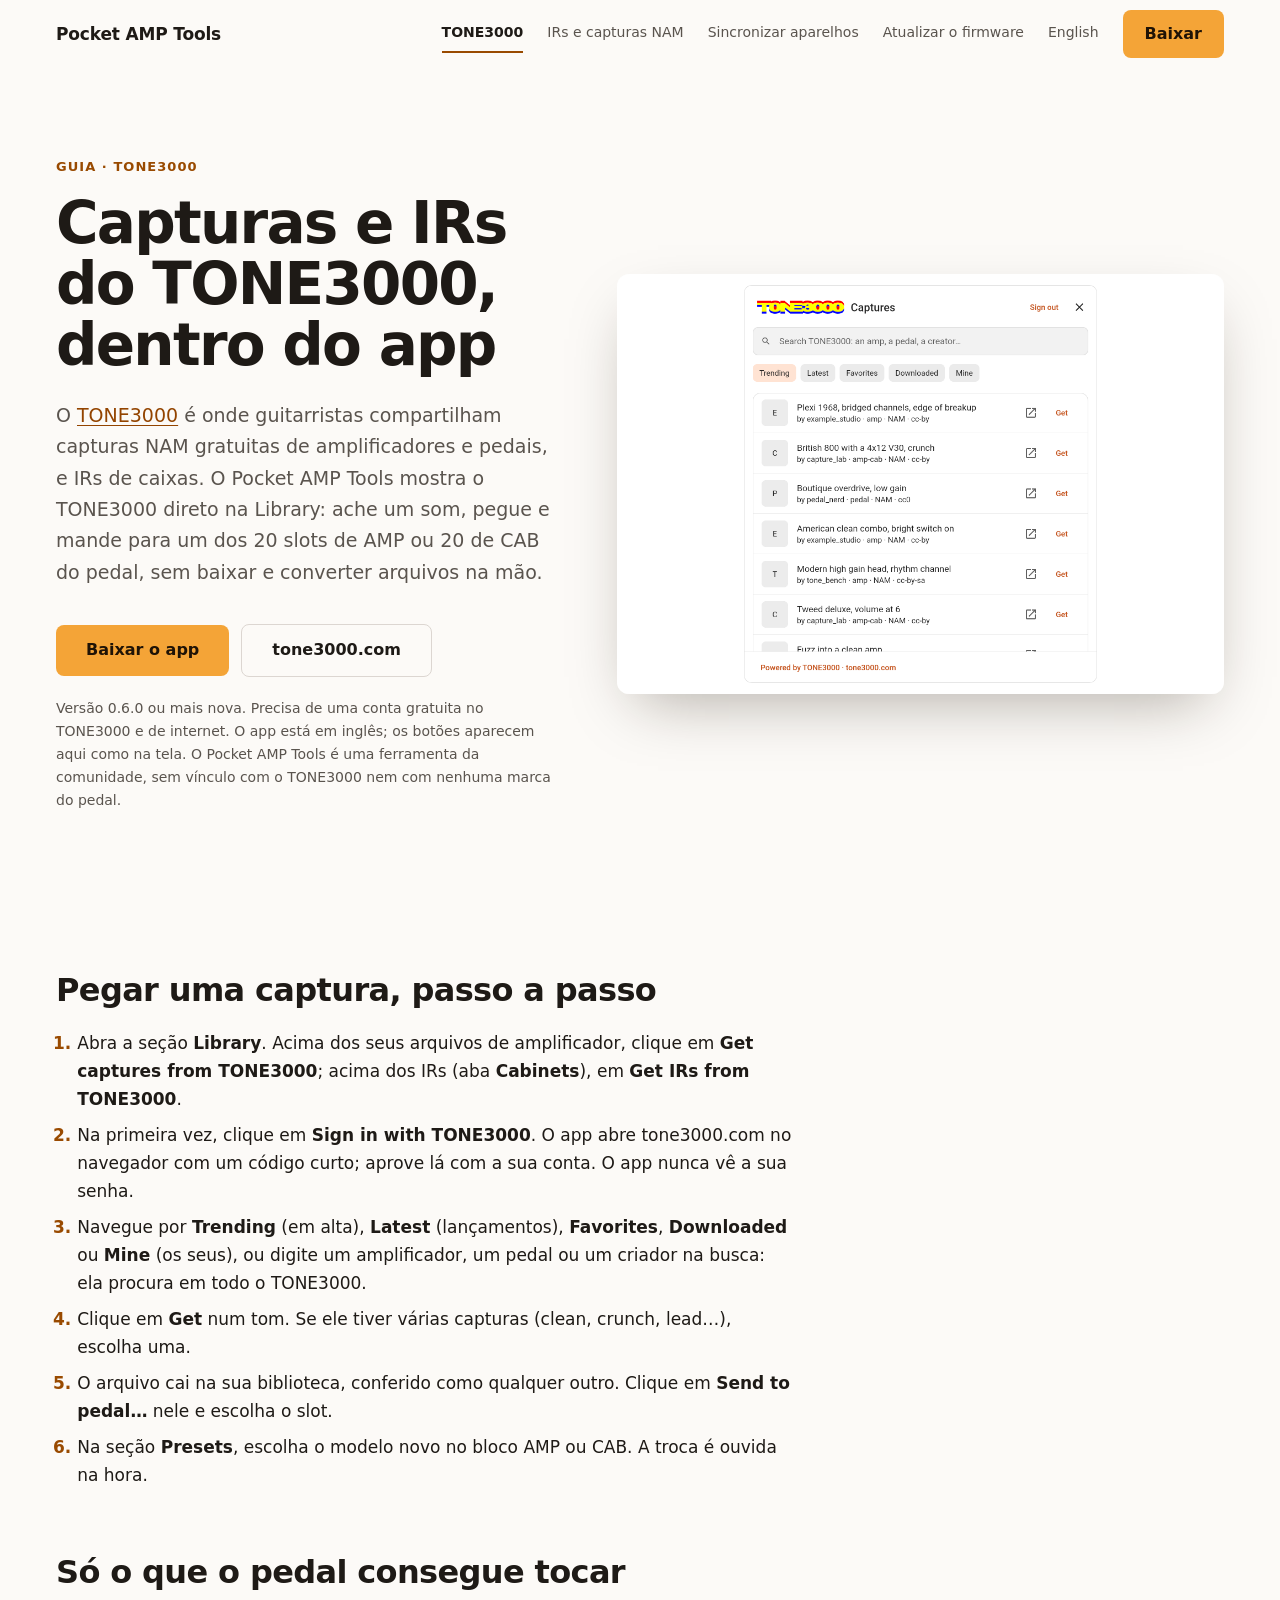
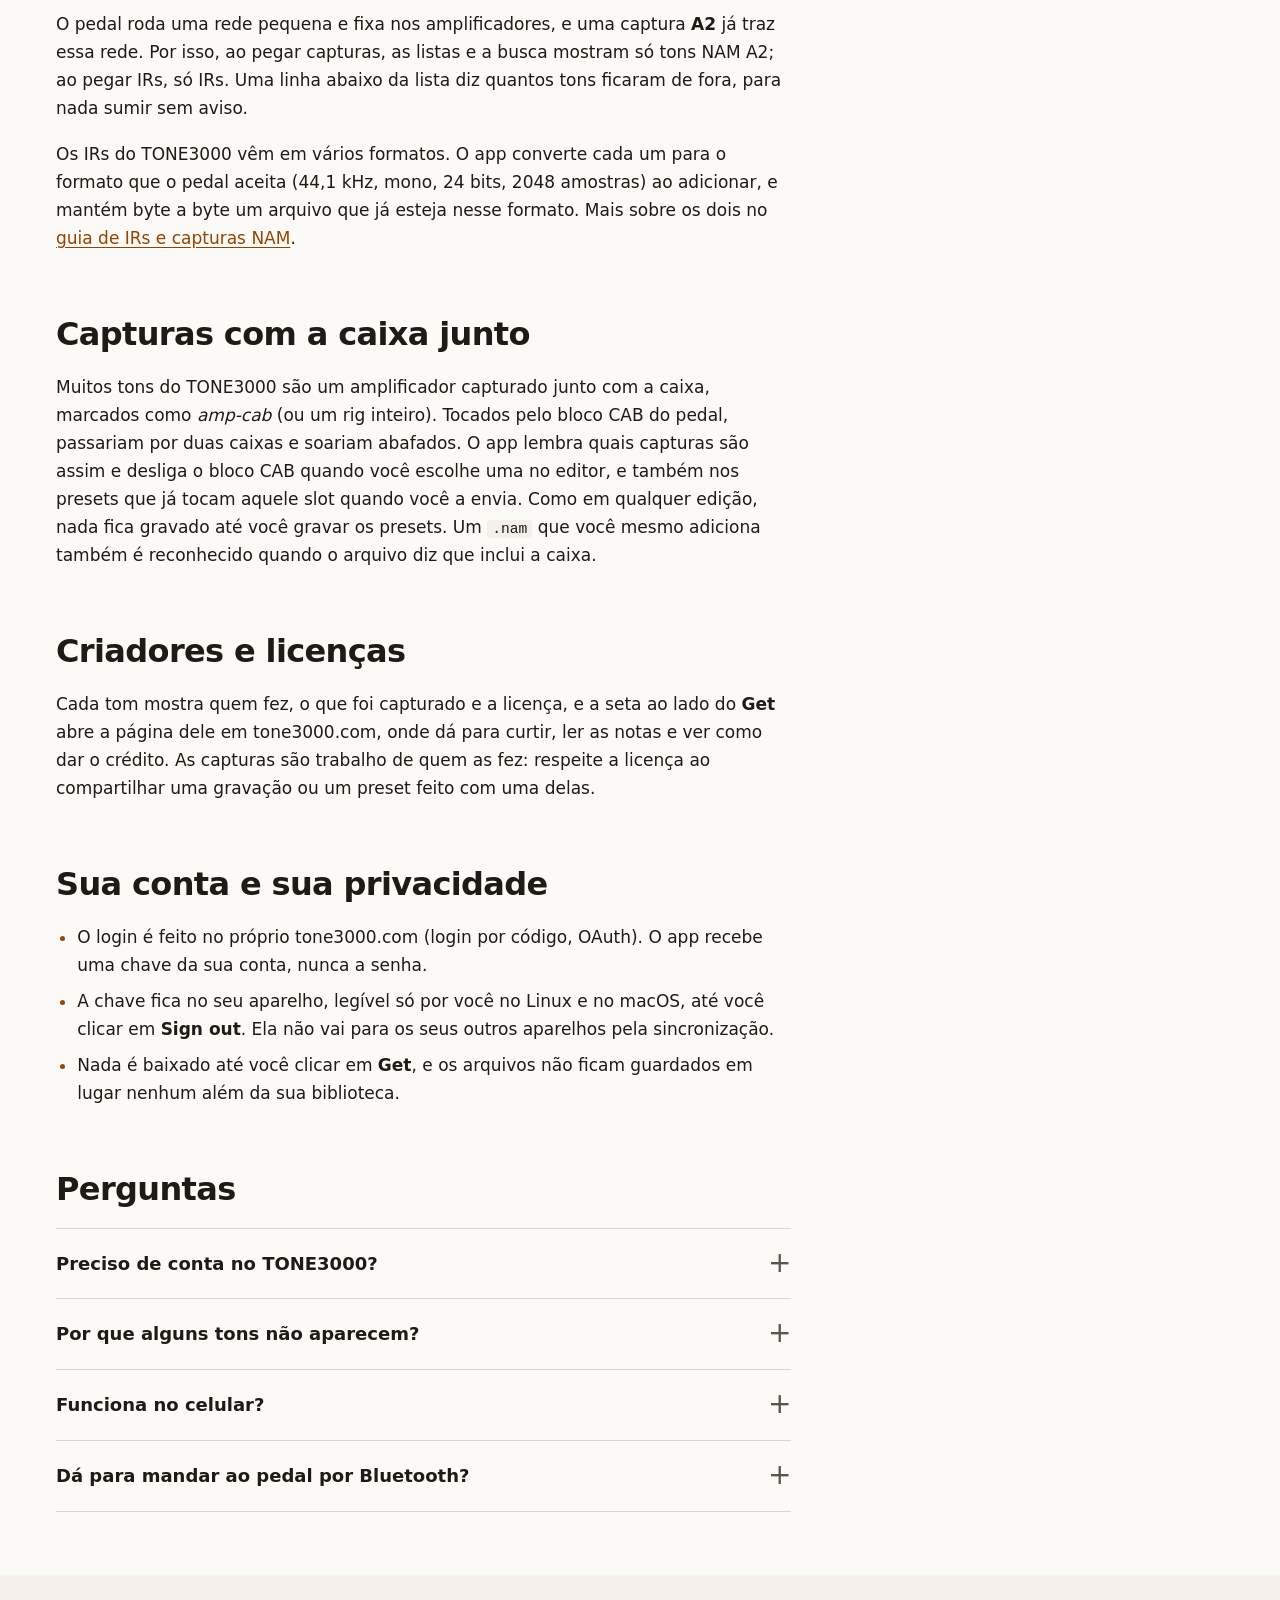
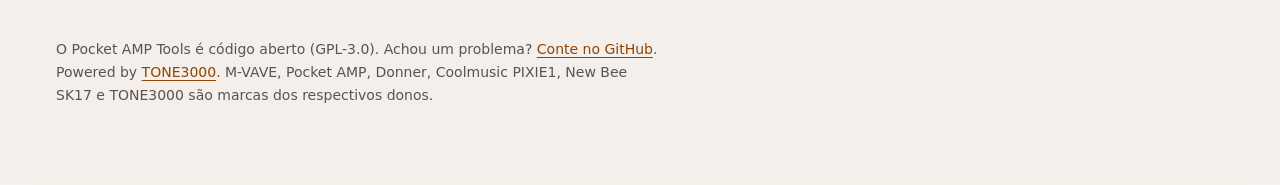
<file: docs/pt-br/tone3000.html>
<!doctype html>
<html lang="pt-BR">
<head>
<meta charset="utf-8">
<meta name="viewport" content="width=device-width, initial-scale=1">
<title>Capturas e IRs do TONE3000 no Pocket AMP, dentro do app · Pocket AMP Tools</title>
<meta name="description" content="Busque no TONE3000 e pegue capturas NAM de amplificador e IRs para o M-VAVE ou Donner Pocket AMP, Coolmusic PIXIE1 ou New Bee SK17 sem sair do Pocket AMP Tools: entre, navegue, pegue e mande para um slot.">
<link rel="canonical" href="https://vitoramaral10.github.io/pocket-amp-tools/pt-br/tone3000.html">
<link rel="alternate" hreflang="en" href="https://vitoramaral10.github.io/pocket-amp-tools/tone3000.html">
<link rel="alternate" hreflang="pt-BR" href="https://vitoramaral10.github.io/pocket-amp-tools/pt-br/tone3000.html">
<link rel="alternate" hreflang="x-default" href="https://vitoramaral10.github.io/pocket-amp-tools/tone3000.html">
<meta property="og:type" content="article">
<meta property="og:locale" content="pt_BR">
<meta property="og:title" content="Capturas e IRs do TONE3000 no Pocket AMP, dentro do app">
<meta property="og:description" content="Busque no TONE3000 e mande capturas NAM e IRs para os slots do seu Pocket AMP com um app gratuito e de código aberto.">
<meta property="og:url" content="https://vitoramaral10.github.io/pocket-amp-tools/pt-br/tone3000.html">
<meta property="og:image" content="https://vitoramaral10.github.io/pocket-amp-tools/tone3000-dark.png">
<meta name="twitter:card" content="summary_large_image">
<meta name="color-scheme" content="light dark">
<link rel="icon" type="image/png" href="../icon.png">
<link rel="stylesheet" href="../style.css">
</head>
<body>
<nav class="wrap nav" aria-label="Site">
  <a class="brand" href="./">Pocket AMP Tools</a>
  <a href="tone3000.html" aria-current="page">TONE3000</a>
  <a href="ir-nam.html">IRs e capturas NAM</a>
  <a href="sincronizar.html">Sincronizar aparelhos</a>
  <a href="atualizar-firmware.html">Atualizar o firmware</a>
  <a href="../tone3000.html" lang="en" hreflang="en">English</a>
  <a class="btn btn-primary" href="https://github.com/vitoramaral10/pocket-amp-tools/releases/latest">Baixar</a>
</nav>
<main>
  <header class="wrap">
    <div class="grid">
      <div>
        <p class="eyebrow">Guia · TONE3000</p>
        <h1>Capturas e IRs do TONE3000, dentro do app</h1>
        <p class="lead prose">O <a href="https://www.tone3000.com">TONE3000</a> é onde guitarristas compartilham capturas NAM gratuitas de amplificadores e pedais, e IRs de caixas. O Pocket AMP Tools mostra o TONE3000 direto na Library: ache um som, pegue e mande para um dos 20 slots de AMP ou 20 de CAB do pedal, sem baixar e converter arquivos na mão.</p>
        <div class="actions">
          <a class="btn btn-primary" href="https://github.com/vitoramaral10/pocket-amp-tools/releases/latest">Baixar o app</a>
          <a class="btn btn-secondary" href="https://www.tone3000.com">tone3000.com</a>
        </div>
        <p class="note">Versão 0.6.0 ou mais nova. Precisa de uma conta gratuita no TONE3000 e de internet. O app está em inglês; os botões aparecem aqui como na tela. O Pocket AMP Tools é uma ferramenta da comunidade, sem vínculo com o TONE3000 nem com nenhuma marca do pedal.</p>
      </div>
      <picture>
        <source srcset="../tone3000-dark.png" media="(prefers-color-scheme: dark)">
        <img class="shot" src="../tone3000-light.png" width="2200" height="1520" alt="A janela do TONE3000 no Pocket AMP Tools: o logo do TONE3000, a busca, as listas Trending, Latest, Favorites, Downloaded e Mine, e tons com criador, tipo e licença, cada um com o botão Get (tons de exemplo)">
      </picture>
    </div>
  </header>

  <article class="wrap">
    <div class="prose">
      <h2>Pegar uma captura, passo a passo</h2>
      <ol>
        <li>Abra a seção <strong>Library</strong>. Acima dos seus arquivos de amplificador, clique em <strong>Get captures from TONE3000</strong>; acima dos IRs (aba <strong>Cabinets</strong>), em <strong>Get IRs from TONE3000</strong>.</li>
        <li>Na primeira vez, clique em <strong>Sign in with TONE3000</strong>. O app abre tone3000.com no navegador com um código curto; aprove lá com a sua conta. O app nunca vê a sua senha.</li>
        <li>Navegue por <strong>Trending</strong> (em alta), <strong>Latest</strong> (lançamentos), <strong>Favorites</strong>, <strong>Downloaded</strong> ou <strong>Mine</strong> (os seus), ou digite um amplificador, um pedal ou um criador na busca: ela procura em todo o TONE3000.</li>
        <li>Clique em <strong>Get</strong> num tom. Se ele tiver várias capturas (clean, crunch, lead…), escolha uma.</li>
        <li>O arquivo cai na sua biblioteca, conferido como qualquer outro. Clique em <strong>Send to pedal…</strong> nele e escolha o slot.</li>
        <li>Na seção <strong>Presets</strong>, escolha o modelo novo no bloco AMP ou CAB. A troca é ouvida na hora.</li>
      </ol>

      <h2>Só o que o pedal consegue tocar</h2>
      <p>O pedal roda uma rede pequena e fixa nos amplificadores, e uma captura <strong>A2</strong> já traz essa rede. Por isso, ao pegar capturas, as listas e a busca mostram só tons NAM A2; ao pegar IRs, só IRs. Uma linha abaixo da lista diz quantos tons ficaram de fora, para nada sumir sem aviso.</p>
      <p>Os IRs do TONE3000 vêm em vários formatos. O app converte cada um para o formato que o pedal aceita (44,1 kHz, mono, 24 bits, 2048 amostras) ao adicionar, e mantém byte a byte um arquivo que já esteja nesse formato. Mais sobre os dois no <a href="ir-nam.html">guia de IRs e capturas NAM</a>.</p>

      <h2>Capturas com a caixa junto</h2>
      <p>Muitos tons do TONE3000 são um amplificador capturado junto com a caixa, marcados como <em>amp-cab</em> (ou um rig inteiro). Tocados pelo bloco CAB do pedal, passariam por duas caixas e soariam abafados. O app lembra quais capturas são assim e desliga o bloco CAB quando você escolhe uma no editor, e também nos presets que já tocam aquele slot quando você a envia. Como em qualquer edição, nada fica gravado até você gravar os presets. Um <code>.nam</code> que você mesmo adiciona também é reconhecido quando o arquivo diz que inclui a caixa.</p>

      <h2>Criadores e licenças</h2>
      <p>Cada tom mostra quem fez, o que foi capturado e a licença, e a seta ao lado do <strong>Get</strong> abre a página dele em tone3000.com, onde dá para curtir, ler as notas e ver como dar o crédito. As capturas são trabalho de quem as fez: respeite a licença ao compartilhar uma gravação ou um preset feito com uma delas.</p>

      <h2>Sua conta e sua privacidade</h2>
      <ul>
        <li>O login é feito no próprio tone3000.com (login por código, OAuth). O app recebe uma chave da sua conta, nunca a senha.</li>
        <li>A chave fica no seu aparelho, legível só por você no Linux e no macOS, até você clicar em <strong>Sign out</strong>. Ela não vai para os seus outros aparelhos pela sincronização.</li>
        <li>Nada é baixado até você clicar em <strong>Get</strong>, e os arquivos não ficam guardados em lugar nenhum além da sua biblioteca.</li>
      </ul>

      <h2>Perguntas</h2>
      <details><summary>Preciso de conta no TONE3000?</summary>
        <p>Sim, uma gratuita: as listas, a busca e os downloads são da sua conta. Você continua podendo adicionar arquivos <code>.nam</code> e WAV conseguidos de outro jeito, com <strong>Add .nam files…</strong> e <strong>Add WAV files…</strong>.</p></details>
      <details><summary>Por que alguns tons não aparecem?</summary>
        <p>Eles não são capturas A2 (ou, no caso dos IRs, não são IRs), então o pedal não consegue tocá-los. Arquivos NAM A1 e outros teriam que ser treinados de novo na rede do pedal, o que o app não faz.</p></details>
      <details><summary>Funciona no celular?</summary>
        <p>Sim. No Android a janela ocupa a tela toda, e o link de login abre no navegador do celular com um toque. Com a <a href="sincronizar.html">sincronização</a> ligada, o que você pega no celular aparece também na biblioteca do computador.</p></details>
      <details><summary>Dá para mandar ao pedal por Bluetooth?</summary>
        <p>O app consegue, no Android e no Linux, mas enviar uma captura ou um IR pelo rádio ainda não foi testado num pedal: prefira o cabo USB para a biblioteca e <a href="https://github.com/vitoramaral10/pocket-amp-tools/issues/new/choose">conte para a gente</a> se o Bluetooth funcionou com você.</p></details>
    </div>
  </article>
</main>
<footer class="wrap">
  <p class="prose">O Pocket AMP Tools é código aberto (GPL-3.0). Achou um problema? <a href="https://github.com/vitoramaral10/pocket-amp-tools/issues/new/choose">Conte no GitHub</a>. Powered by <a href="https://www.tone3000.com">TONE3000</a>. M-VAVE, Pocket AMP, Donner, Coolmusic PIXIE1, New Bee SK17 e TONE3000 são marcas dos respectivos donos.</p>
</footer>
</body>
</html>
</file>
<file: docs/style.css>
/* Sticky bar, wide hero and alternating bands; colors are the app's own amber. */
:root {
  --bg: oklch(0.985 0.004 70);
  --surface: oklch(0.955 0.008 70);
  --content: oklch(0.22 0.01 70);
  --content-muted: oklch(0.45 0.012 70);
  --border: oklch(0.88 0.01 70);
  --heading-accent: var(--content);
  --accent: oklch(0.78 0.15 70);
  --accent-hover: oklch(0.72 0.15 70);
  --accent-fg: oklch(0.2 0.03 70);
  --accent-text: oklch(0.5 0.13 55);
  --link: oklch(0.48 0.13 55);
  --ring: oklch(0.55 0.15 55);
  --bar: var(--bg);
  --bar-fg: var(--content);
  --bar-muted: var(--content-muted);
  --radius: 8px;
  --mono: ui-monospace, "SF Mono", "Cascadia Mono", "Roboto Mono", Menlo, Consolas, monospace;
  --display: system-ui, -apple-system, "Segoe UI", Roboto, sans-serif;
}
@media (prefers-color-scheme: dark) {
  :root {
    --bg: oklch(0.17 0.006 70);
    --surface: oklch(0.21 0.008 70);
    --content: oklch(0.93 0.006 70);
    --content-muted: oklch(0.72 0.01 70);
    --border: oklch(0.32 0.01 70);
    --accent: oklch(0.8 0.13 70);
    --accent-hover: oklch(0.85 0.12 70);
    --accent-text: oklch(0.82 0.11 70);
    --link: oklch(0.82 0.11 70);
    --ring: oklch(0.82 0.11 70);
  }
}
* { box-sizing: border-box; }
html { scroll-padding-top: 80px; }
body {
  margin: 0;
  background: var(--bg);
  color: var(--content);
  font: 400 17px/1.65 system-ui, -apple-system, "Segoe UI", Roboto, sans-serif;
}
.wrap { max-width: 76rem; margin: 0 auto; padding-inline: 24px; }
.prose { max-width: 68ch; }
a { color: var(--link); text-underline-offset: 3px; }
a:focus-visible, summary:focus-visible { outline: 2px solid var(--ring); outline-offset: 3px; }

/* Full-bleed background for a .wrap element: paints past the centered column. */
.nav, footer, main > section:nth-of-type(odd) { box-shadow: 0 0 0 100vmax var(--band); clip-path: inset(0 -100vmax); background: var(--band); }

/* Sticky product bar */
.nav {
  --band: var(--bar);
  position: sticky; top: 0; z-index: 10;
  display: flex; flex-wrap: wrap; align-items: center; gap: 8px 24px;
  min-height: 64px; padding-top: 10px; padding-bottom: 10px;
  font-size: 14px; color: var(--bar-fg);
  box-shadow: 0 0 0 100vmax var(--band), 0 1px 0 100vmax var(--border); clip-path: inset(0 -100vmax -1px);
}
.nav a { color: var(--bar-muted); text-decoration: none; padding: 6px 0; border-bottom: 2px solid transparent; }
.nav a:hover { color: var(--bar-fg); }
.nav a[aria-current] { color: var(--bar-fg); font-weight: 600; border-bottom-color: var(--accent-text); }
.nav .brand {
  font-family: var(--display); font-weight: 700; font-size: 17px; letter-spacing: -.01em;
  color: var(--bar-fg); margin-right: auto; border: 0;
}
.nav .brand[aria-current] { border: 0; }
.nav .btn-primary { color: var(--accent-fg); padding: 10px 22px; border: 0; }

/* Hero */
header { padding-block: 88px 96px; }
.eyebrow {
  font-size: 13px; font-weight: 600; letter-spacing: .08em; text-transform: uppercase;
  color: var(--accent-text); margin: 0 0 16px;
}
h1 {
  font-family: var(--display); font-size: clamp(34px, 5vw, 58px); line-height: 1.05; letter-spacing: -.03em;
  font-weight: 800; margin: 0 0 24px; max-width: 16ch;
}
.lead { font-size: 19px; color: var(--content-muted); margin: 0 0 36px; }
.actions { display: flex; flex-wrap: wrap; gap: 12px; align-items: center; }
.btn {
  display: inline-flex; align-items: center; justify-content: center; min-height: 48px; padding: 12px 30px;
  border-radius: var(--radius); font-weight: 600; font-size: 16px;
  text-decoration: none; transition: background-color .15s ease-out, color .15s ease-out;
}
.btn-primary { background: var(--accent); color: var(--accent-fg); }
.btn-primary:hover { background: var(--accent-hover); }
.btn-secondary { color: var(--content); border: 1px solid var(--border); }
.btn-secondary:hover { background: var(--surface); }
.btn:focus-visible { outline: 2px solid var(--ring); outline-offset: 3px; }
.note { font-size: 14px; color: var(--content-muted); margin: 20px 0 0; }
.shot { display: block; width: 100%; height: auto; border-radius: 12px; box-shadow: 0 24px 60px -20px oklch(0.2 0.03 70 / .35); }
.phone { display: block; width: 100%; max-width: 280px; height: auto; margin: 0 auto; border: 1px solid var(--border); border-radius: 28px; }
.brands { font-size: 15px; color: var(--content-muted); margin: 28px 0 0; padding-top: 20px; border-top: 1px solid var(--border); }
.brands strong { color: var(--content); font-weight: 600; }

/* Sections: alternating full-width bands, mono uppercase titles */
main > section { --band: var(--surface); padding-block: 96px; }
h2 {
  font-family: var(--display); font-size: clamp(28px, 3.6vw, 40px); line-height: 1.15; letter-spacing: -.02em;
  font-weight: 700; color: var(--heading-accent); margin: 0 0 40px;
}
h3 { font-family: var(--display); font-size: 20px; line-height: 1.3; font-weight: 700; letter-spacing: .01em; margin: 0 0 6px; }
.features { list-style: none; padding: 0; }
.features li { padding-top: 20px; border-top: 1px solid var(--border); }
.features li + li { margin-top: 24px; }
.features p { margin: 0; color: var(--content-muted); }
.grid { display: grid; gap: 56px; align-items: start; }
@media (min-width: 860px) {
  .grid { grid-template-columns: 1fr 1fr; }
  header .grid { grid-template-columns: 5fr 6fr; align-items: center; }
}
ol, ul { padding-left: 1.25em; margin: 0; }
li + li { margin-top: 8px; }
li::marker { color: var(--accent-text); font-weight: 600; }
table { border-collapse: collapse; width: 100%; font-size: 15px; }
th, td { text-align: left; padding: 14px 16px 14px 0; border-bottom: 1px solid var(--border); vertical-align: top; }
th { font-weight: 600; }
thead th { font-size: 13px; letter-spacing: .06em; text-transform: uppercase; color: var(--content-muted); }

/* Accordions with a +/− marker */
details { border-bottom: 1px solid var(--border); padding: 20px 0; }
details:first-of-type { border-top: 1px solid var(--border); }
summary { cursor: pointer; font-weight: 600; font-size: 18px; list-style: none; display: flex; justify-content: space-between; gap: 24px; }
summary::-webkit-details-marker { display: none; }
summary::after { content: "+"; font-weight: 300; font-size: 28px; line-height: 1; color: var(--content-muted); }
details[open] summary::after { content: "\2212"; }
details p { margin: 12px 0 0; color: var(--content-muted); }

footer { --band: var(--surface); padding-block: 48px 64px; font-size: 14px; color: var(--bar-muted); }
footer a { color: var(--link); }
code { font-family: var(--mono); font-size: .86em; background: var(--surface); padding: 1px 5px; border-radius: 4px; }
main > section:nth-of-type(odd) code { background: var(--bg); }
article { padding-bottom: 64px; }
article h2 { margin-top: 64px; font-size: clamp(24px, 3vw, 32px); margin-bottom: 20px; }
article p, article ol, article ul { margin-bottom: 16px; }
pre { background: var(--surface); padding: 14px 18px; overflow-x: auto; font-size: 14px; border-radius: var(--radius); }
pre code { background: none; padding: 0; }
@media (prefers-reduced-motion: reduce) { * { transition-duration: .01ms !important; } }
@media (max-width: 640px) {
  .nav { position: static; gap: 4px 16px; }
  .nav .brand { order: -2; font-size: 16px; }
  .nav .btn-primary { order: -1; min-height: 40px; padding: 8px 14px; font-size: 14px; }
  header { padding-block: 48px 64px; }
  main > section { padding-block: 64px; }
}
</file>
